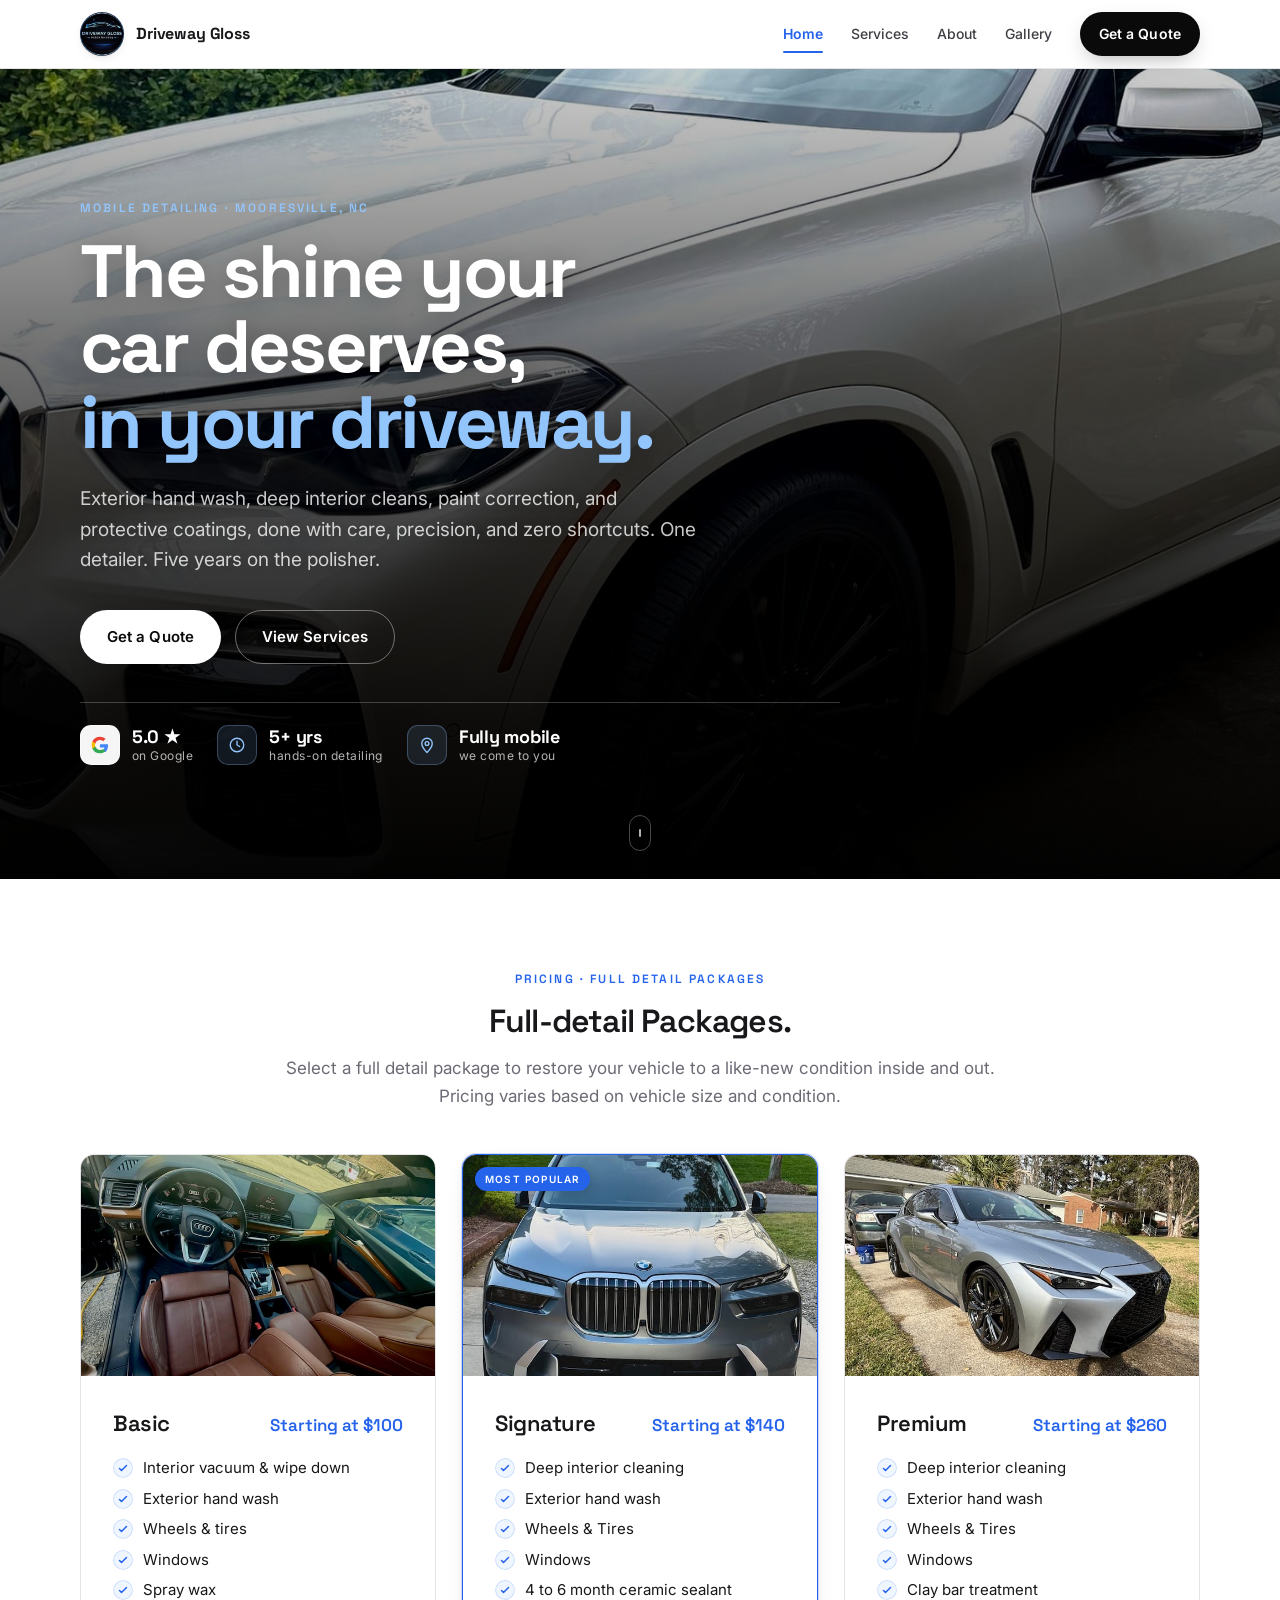
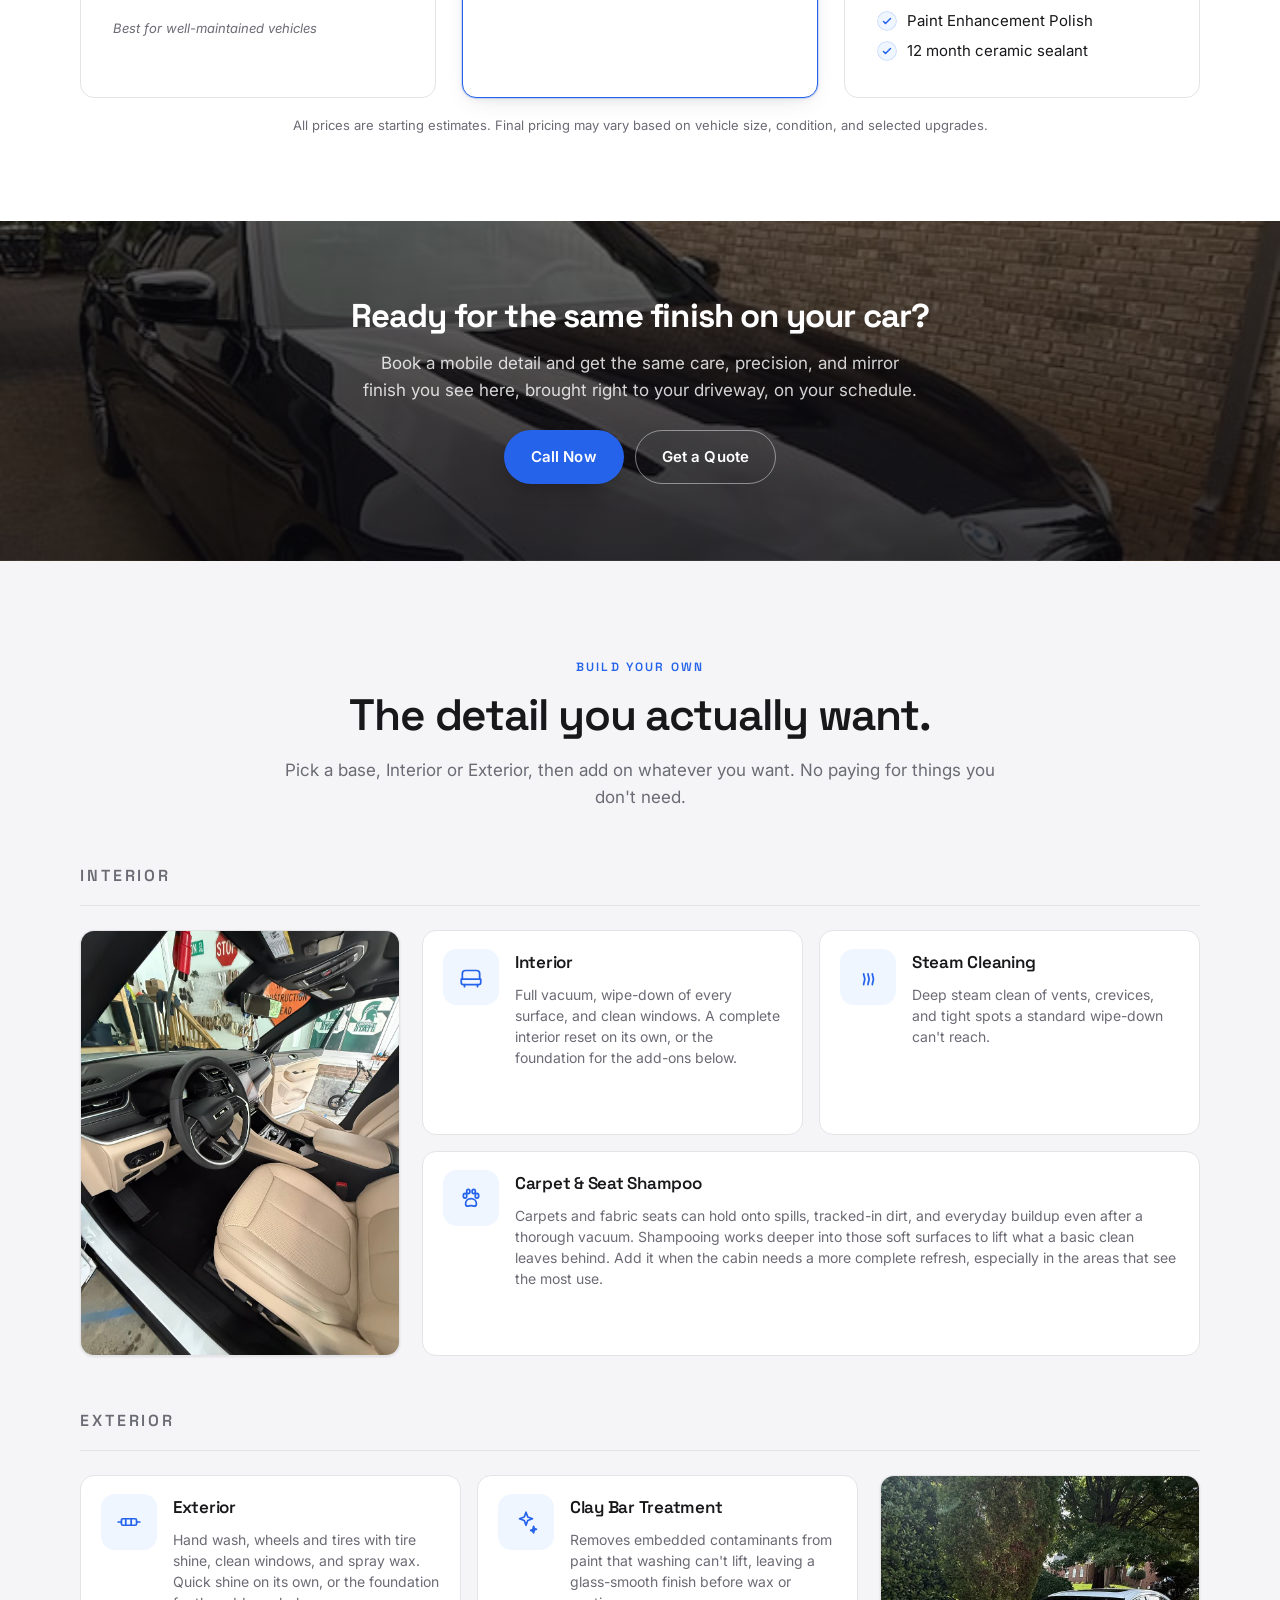
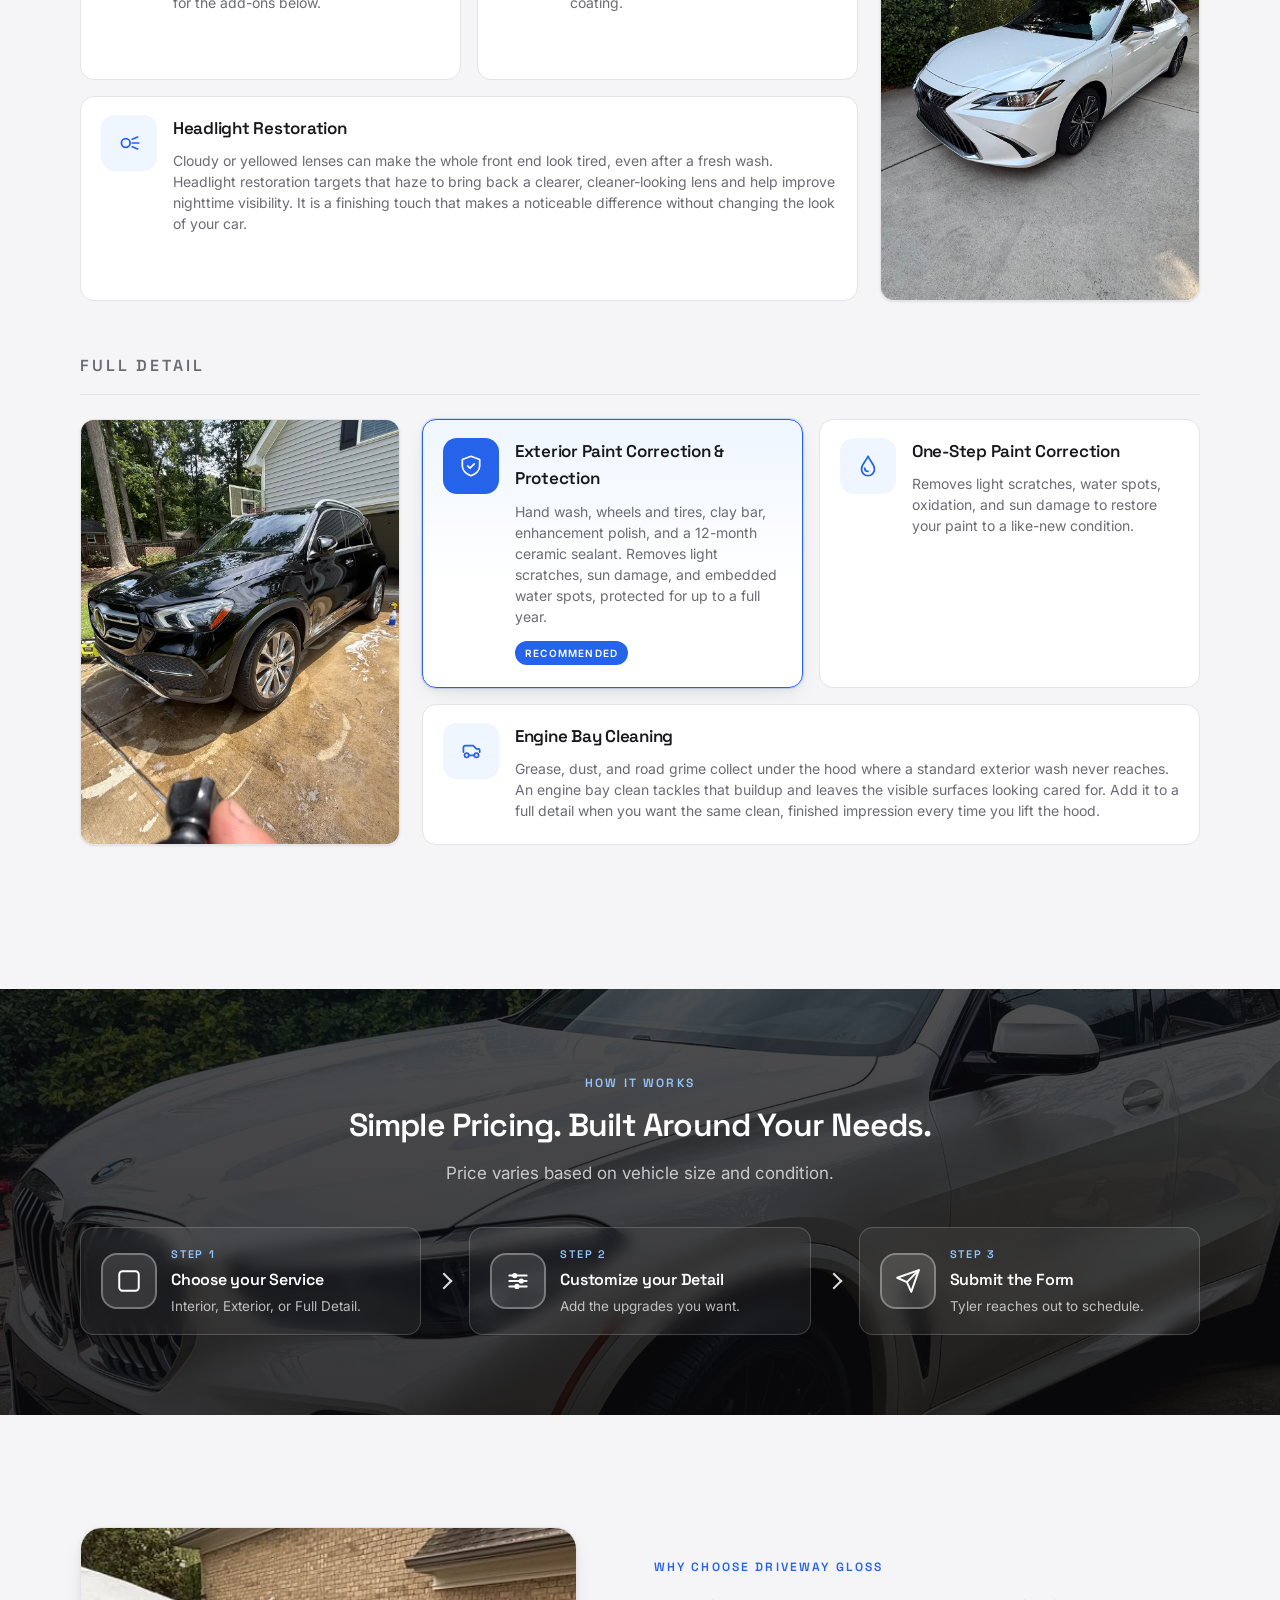
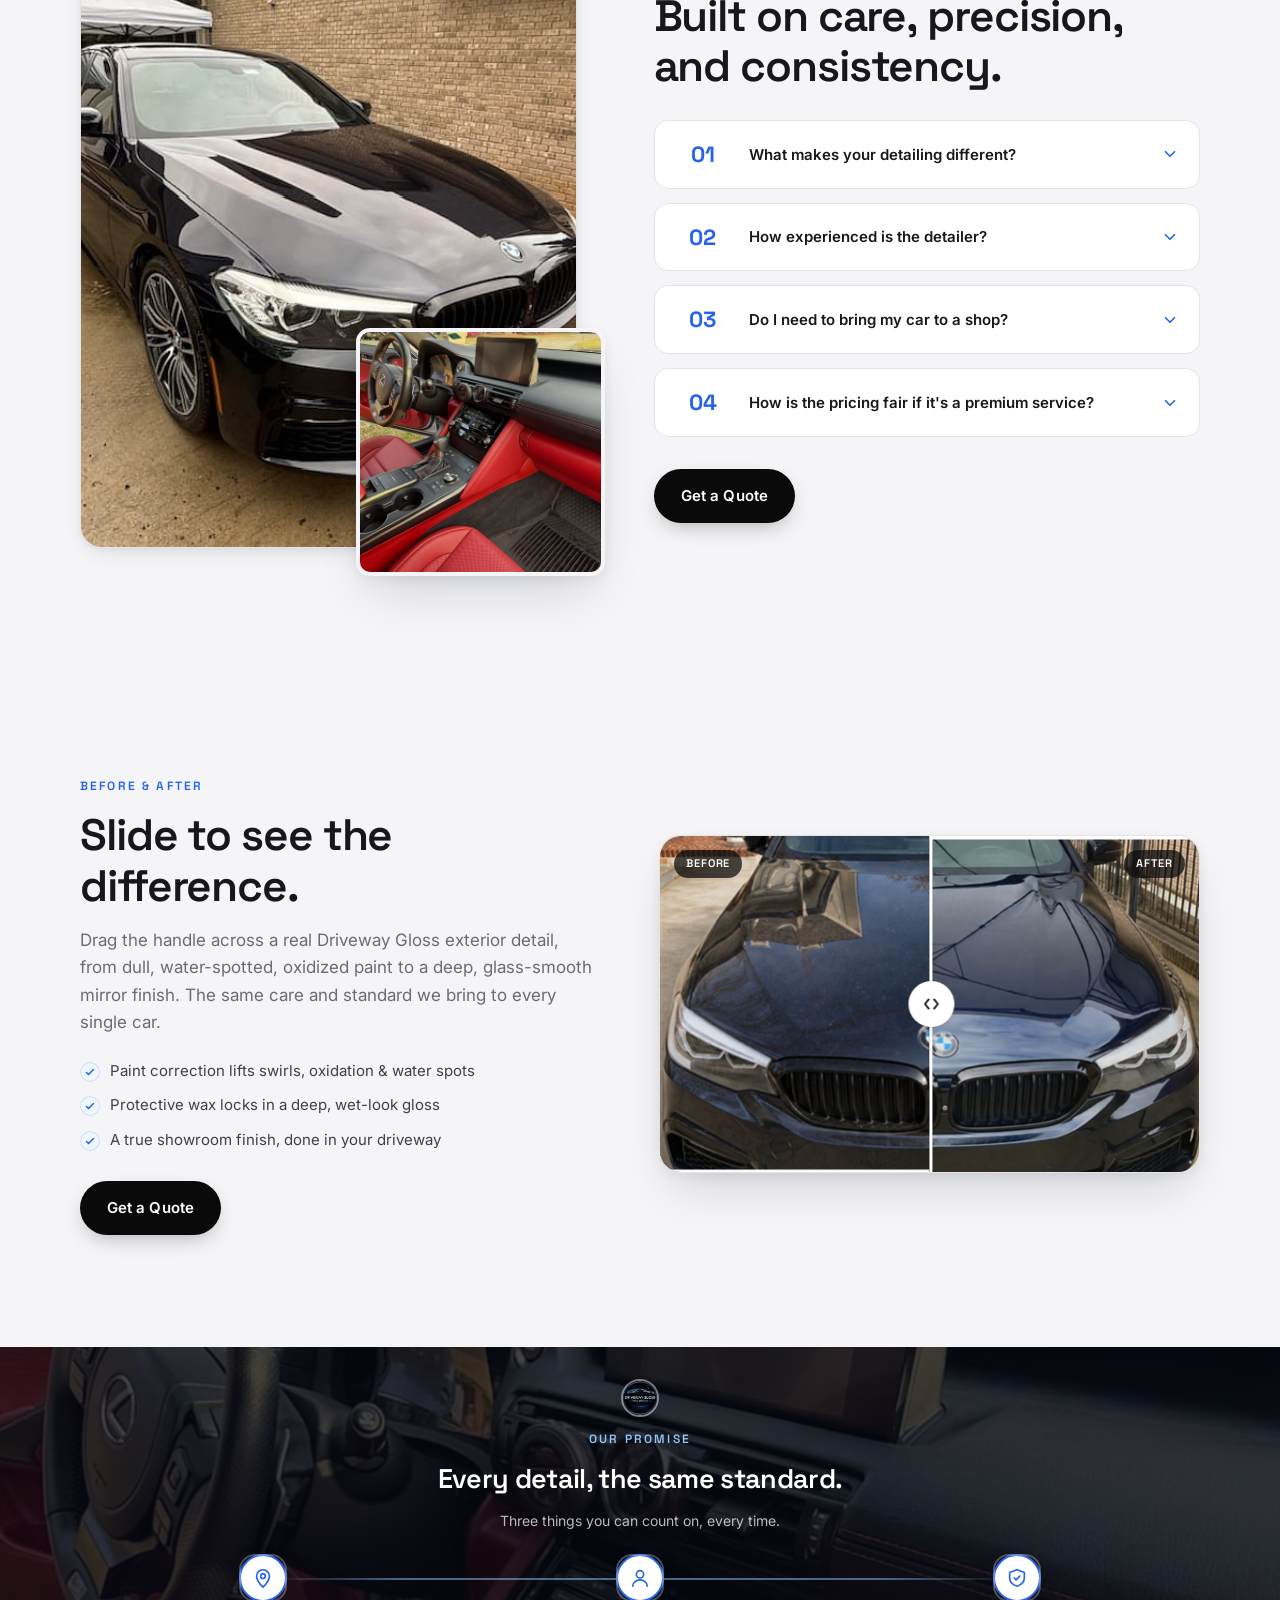
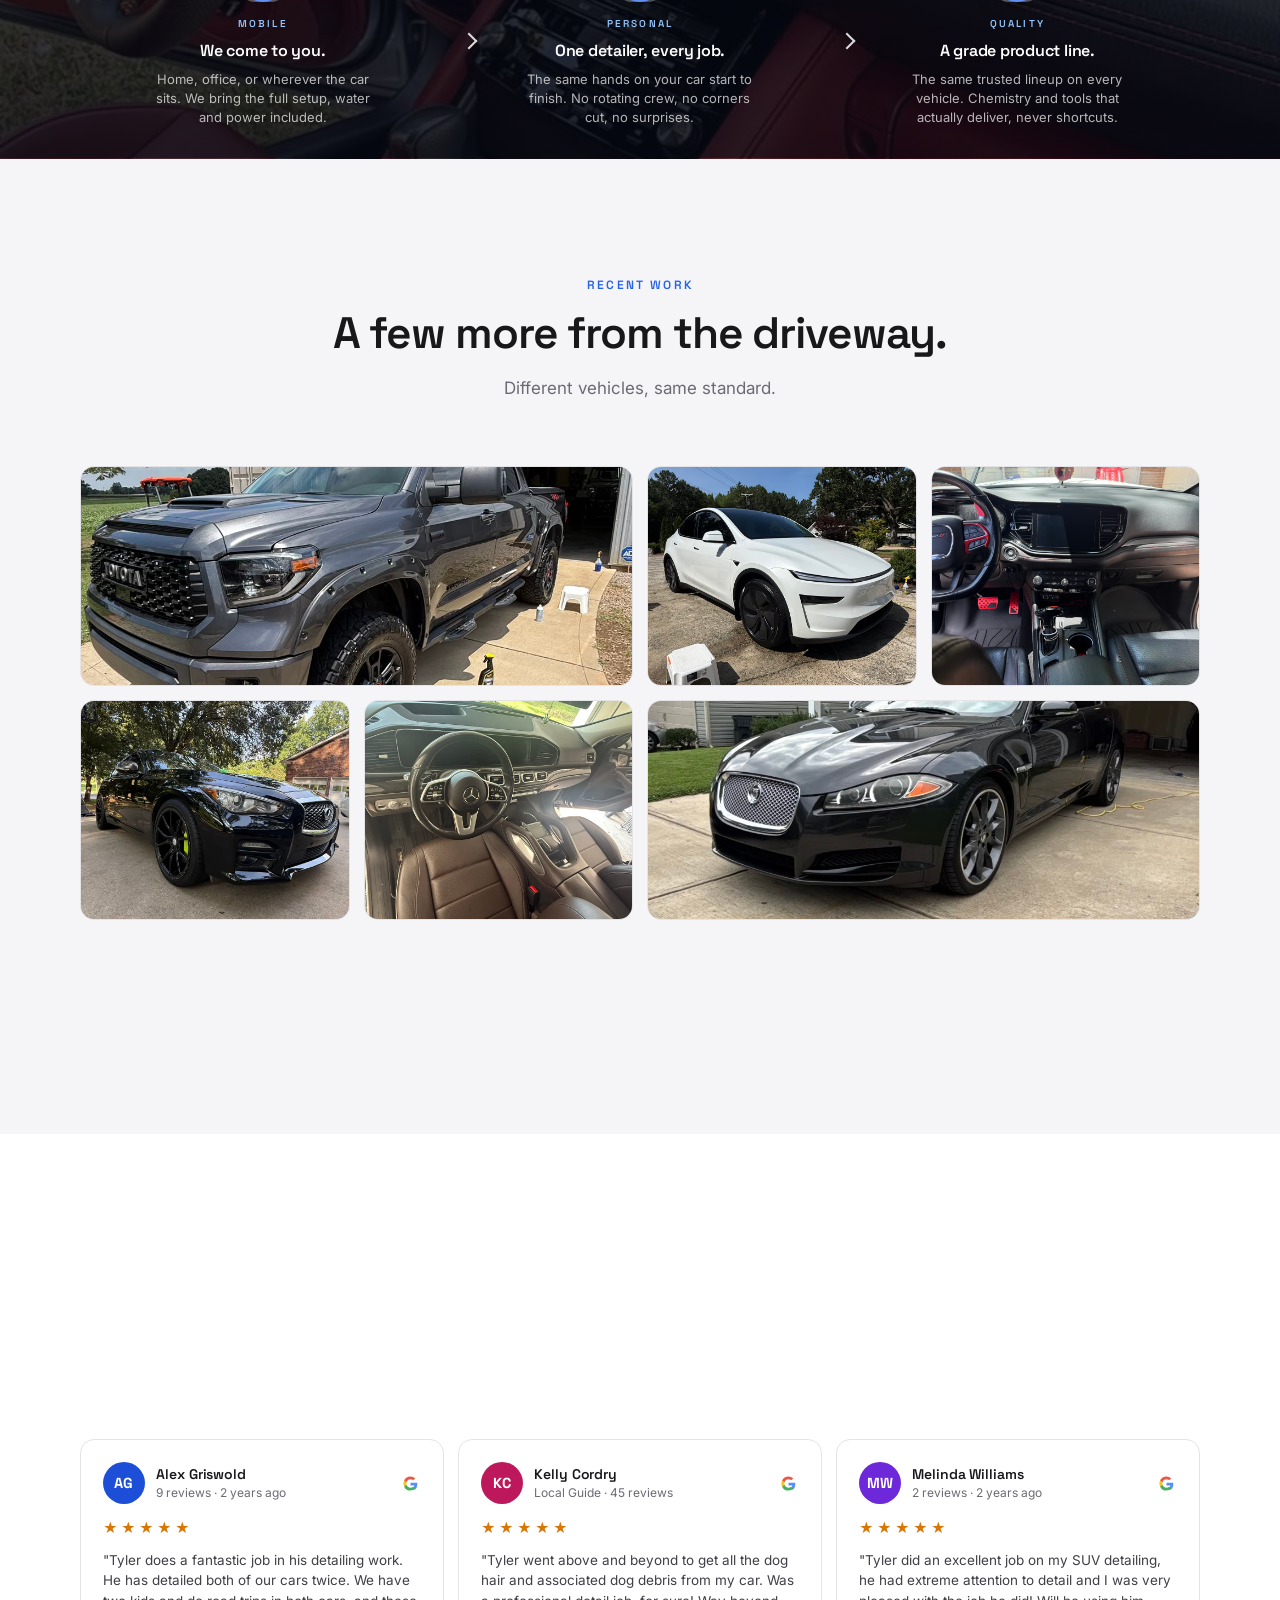
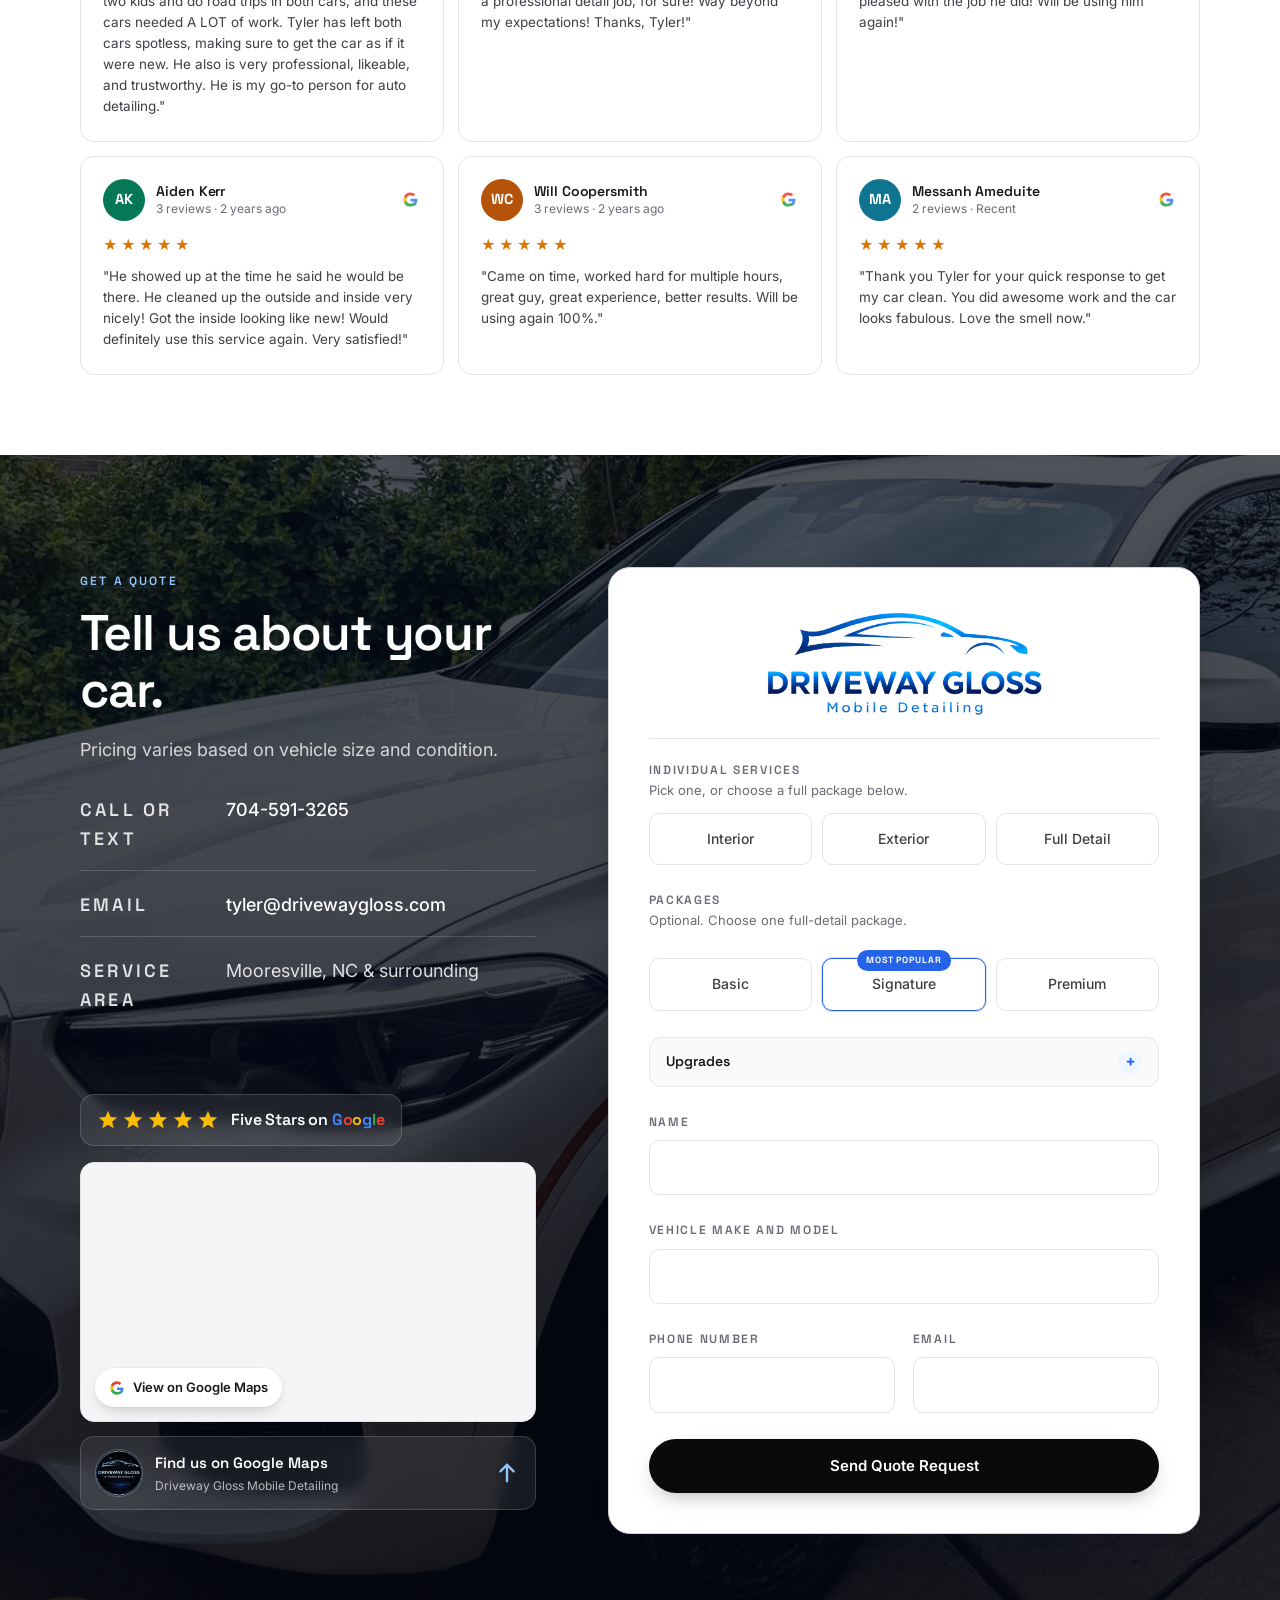
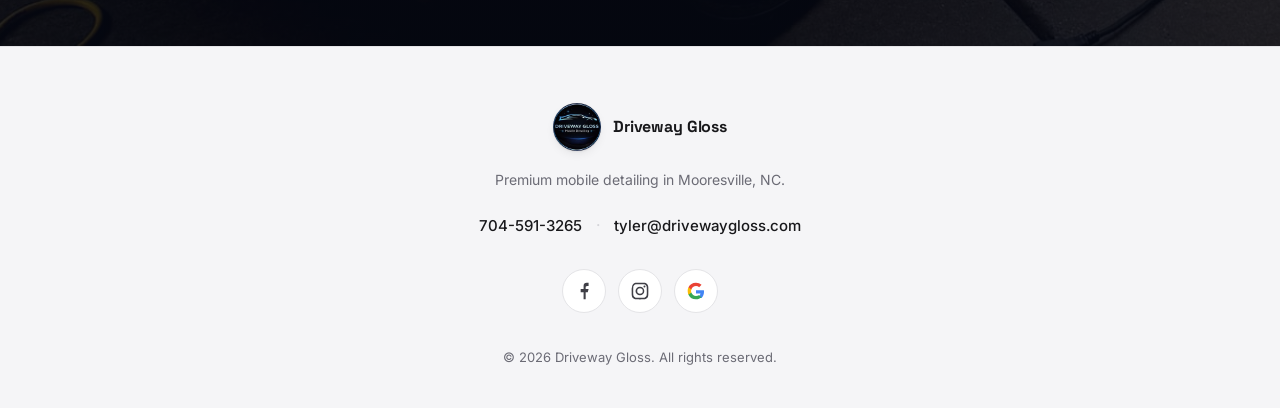
<file: index.html>
<!DOCTYPE html>
<html lang="en">
<head>
  <meta charset="UTF-8" />
  <meta name="viewport" content="width=device-width, initial-scale=1.0" />
  <title>Driveway Gloss | Premium Mobile Auto Detailing in Mooresville, NC</title>
  <meta name="description" content="Driveway Gloss is a fully mobile car detailing service in Mooresville, NC. Hand wash, interior deep cleans, paint correction, and protective coatings, done in your driveway." />
  <meta name="theme-color" content="#ffffff" />

  <!-- Sticky call bar: pre-paint dismissed-state check (runs before first paint to prevent a flash).
       A hard refresh resets it; normal link/back-forward navigation keeps it dismissed. -->
  <script>
    (function () {
      try {
        var KEY = 'sticky-call-dismissed';
        var navEntry = (performance.getEntriesByType && performance.getEntriesByType('navigation')[0]) || null;
        var isReload = navEntry
          ? navEntry.type === 'reload'
          : (performance.navigation && performance.navigation.type === 1);
        if (isReload) {
          sessionStorage.removeItem(KEY);
        } else if (sessionStorage.getItem(KEY) === '1') {
          document.documentElement.classList.add('sticky-call-pre-dismissed');
        }
      } catch (e) {}
    })();
  </script>

  <!-- Favicon (uses the brand logo) -->
  <link rel="icon" type="image/jpeg" href="images/logo-dark.jpg" />
  <link rel="apple-touch-icon" href="images/logo-dark.jpg" />

  <!-- Open Graph -->
  <meta property="og:type" content="website" />
  <meta property="og:title" content="Driveway Gloss | Premium Mobile Auto Detailing" />
  <meta property="og:description" content="Mobile car detailing in Mooresville, NC. Five years of hands-on experience. No employees, no shortcuts. Just the car returned the way it should look." />
  <meta property="og:image" content="images/gallery-4.jpg" />
  <meta property="og:url" content="https://www.drivewaygloss.net" />

  <!-- Twitter -->
  <meta name="twitter:card" content="summary_large_image" />
  <meta name="twitter:title" content="Driveway Gloss | Premium Mobile Auto Detailing" />
  <meta name="twitter:description" content="Mobile car detailing in Mooresville, NC. Hand wash, deep cleans, paint correction, protective coatings." />
  <meta name="twitter:image" content="images/gallery-4.jpg" />

  <!-- Preload the hero poster (LCP candidate) so it paints fast -->
  <link rel="preload" as="image" href="images/hero.jpg" fetchpriority="high" />

  <!-- Fonts -->
  <link rel="preconnect" href="https://fonts.googleapis.com" />
  <link rel="preconnect" href="https://fonts.gstatic.com" crossorigin />
  <link href="https://fonts.googleapis.com/css2?family=Space+Grotesk:wght@500;600;700&family=Inter:wght@400;500;600&display=swap" rel="stylesheet" />

  <link rel="stylesheet" href="css/style.css?v=9" />

  <!-- Scroll-reveal elements start at opacity:0 and are switched on by main.js.
       With JavaScript off nothing would ever become visible, so show it all. -->
  <noscript>
    <style>.reveal, .reveal > * { opacity: 1 !important; transform: none !important; }</style>
  </noscript>
</head>
<body>

  <!-- ==================== NAV ==================== -->
  <header class="nav" id="nav">
    <div class="container nav__inner">
      <a href="#top" class="nav__brand" aria-label="Driveway Gloss home">
        <img src="images/logo-dark.jpg" alt="Driveway Gloss mobile detailing logo" class="nav__brand-mark" width="44" height="44" />
        <span class="nav__brand-name">Driveway Gloss</span>
      </a>

      <nav class="nav__links" id="nav-links" aria-label="Primary">
        <a href="index.html" aria-current="page">Home</a>
        <a href="services.html">Services</a>
        <a href="about.html">About</a>
        <a href="gallery.html">Gallery</a>
        <a href="contact.html" class="btn btn--small btn--primary nav__cta">Get a Quote</a>
        <a href="tel:+17045913265" class="nav__call">Call 704-591-3265</a>
      </nav>

      <button class="nav__toggle" id="nav-toggle" aria-label="Toggle menu" aria-expanded="false" aria-controls="nav-links">
        <span></span><span></span><span></span>
      </button>
    </div>
  </header>

  <main id="top">

    <!-- ==================== HERO ==================== -->
    <section class="hero" id="hero">
      <div class="hero__bg" aria-hidden="true">
        <video class="hero__video" id="hero-video"
               poster="images/hero.jpg"
               autoplay muted playsinline webkit-playsinline loop preload="auto"
               aria-label="Driveway Gloss detailing reel">
          <source src="images/detail-reel.mp4" type="video/mp4" />
        </video>
        <div class="hero__overlay"></div>
      </div>

      <div class="container hero__inner">
        <div class="hero__content reveal">
          <span class="eyebrow">Mobile Detailing · Mooresville, NC</span>
          <h1 class="hero__title">
            The shine your car deserves,<br />
            <span class="accent">in your driveway.</span>
          </h1>
          <p class="hero__lede">
            Exterior hand wash, deep interior cleans, paint correction, and protective coatings, done with care, precision, and zero shortcuts. One detailer. Five years on the polisher.
          </p>
          <div class="hero__actions">
            <a href="#contact" class="btn btn--primary">Get a Quote</a>
            <a href="#services" class="btn btn--ghost">View Services</a>
          </div>
          <ul class="hero__meta">
            <li>
              <span class="hero__meta-icon hero__meta-icon--google" aria-hidden="true">
                <svg viewBox="0 0 24 24">
                  <path fill="#4285f4" d="M21.35 11.1H12v3.79h5.4a4.6 4.6 0 0 1-2 3.04v2.5h3.23c1.9-1.74 2.99-4.32 2.99-7.4 0-.65-.06-1.3-.17-1.93z"/>
                  <path fill="#34a853" d="M12 22c2.7 0 4.97-.9 6.62-2.42l-3.23-2.5c-.9.6-2.05.96-3.4.96-2.6 0-4.8-1.76-5.6-4.13H2.96v2.6A10 10 0 0 0 12 22z"/>
                  <path fill="#fbbc05" d="M6.4 13.91A6 6 0 0 1 6.07 12c0-.66.12-1.3.34-1.91V7.49H2.96A10 10 0 0 0 2 12c0 1.62.39 3.16 1 4.51l3.4-2.6z"/>
                  <path fill="#ea4335" d="M12 5.96c1.47 0 2.78.5 3.81 1.49l2.86-2.86A10 10 0 0 0 12 2 10 10 0 0 0 2.96 7.49l3.42 2.6C7.2 7.72 9.4 5.96 12 5.96z"/>
                </svg>
              </span>
              <span class="hero__meta-text">
                <strong>5.0 ★</strong>
                <span>on Google</span>
              </span>
            </li>
            <li>
              <span class="hero__meta-icon" aria-hidden="true">
                <svg viewBox="0 0 24 24" fill="none" stroke="currentColor" stroke-width="1.8" stroke-linecap="round" stroke-linejoin="round">
                  <circle cx="12" cy="12" r="9"/>
                  <path d="M12 7v5l3.5 2"/>
                </svg>
              </span>
              <span class="hero__meta-text">
                <strong>5+ yrs</strong>
                <span>hands-on detailing</span>
              </span>
            </li>
            <li>
              <span class="hero__meta-icon" aria-hidden="true">
                <svg viewBox="0 0 24 24" fill="none" stroke="currentColor" stroke-width="1.8" stroke-linecap="round" stroke-linejoin="round">
                  <path d="M12 22s7-7 7-12a7 7 0 1 0-14 0c0 5 7 12 7 12z"/>
                  <circle cx="12" cy="10" r="2.5"/>
                </svg>
              </span>
              <span class="hero__meta-text">
                <strong>Fully mobile</strong>
                <span>we come to you</span>
              </span>
            </li>
          </ul>
        </div>
      </div>

      <button class="hero__video-play" id="hero-video-play" aria-label="Play detailing reel" type="button">
        <svg viewBox="0 0 24 24" aria-hidden="true"><path d="M8 5v14l11-7z" fill="currentColor"/></svg>
      </button>

      <a href="#services" class="hero__scroll" aria-label="Scroll to services">
        <span></span>
      </a>
    </section>

    <!-- ==================== BASE SERVICES (pricing first) ==================== -->
    <section class="section section--tight" id="services">
      <div class="container">
        <header class="section__head section__head--tight">
          <!-- Prices are hidden on mobile, so the label drops "Pricing" there
               rather than heading a section that shows no figures. -->
          <span class="eyebrow"><span class="desktop-copy">Pricing · Full Detail Packages</span><span class="mobile-copy">Full Detail Packages</span></span>
          <h2 class="section__title section__title--small">Full-detail Packages.</h2>
          <p class="section__lede">Select a full detail package to restore your vehicle to a like-new condition inside and out. Pricing varies based on vehicle size and condition.</p>
        </header>

        <div class="base-carousel" data-base-carousel>
          <button class="base-carousel__arrow base-carousel__arrow--prev" type="button" aria-label="Previous package">
            <svg viewBox="0 0 24 24" aria-hidden="true"><path d="M15 6l-6 6 6 6" fill="none" stroke="currentColor" stroke-width="2.2" stroke-linecap="round" stroke-linejoin="round"/></svg>
          </button>
          <button class="base-carousel__arrow base-carousel__arrow--next" type="button" aria-label="Next package">
            <svg viewBox="0 0 24 24" aria-hidden="true"><path d="M9 6l6 6-6 6" fill="none" stroke="currentColor" stroke-width="2.2" stroke-linecap="round" stroke-linejoin="round"/></svg>
          </button>
        <div class="base-services" id="gallery">
          <article class="base-card">
            <div class="base-card__media">
              <img src="images/gallery-2.jpg" alt="Clean car interior after a Basic package detail" loading="lazy" />
            </div>
            <div class="base-card__body">
              <header class="base-card__head">
                <h3>Basic</h3>
                <span class="base-card__price">Starting at $100</span>
              </header>
              <ul class="base-card__list">
                <li>Interior vacuum &amp; wipe down</li>
                <li>Exterior hand wash</li>
                <li>Wheels &amp; tires</li>
                <li>Windows</li>
                <li>Spray wax</li>
              </ul>
              <p class="base-card__note">Best for well-maintained vehicles</p>
            </div>
          </article>

          <article class="base-card base-card--featured">
            <div class="base-card__media">
              <img src="images/gallery-4.jpg" alt="Vehicle with mirror-finish paint after a Signature package detail" loading="lazy" />
            </div>
            <div class="base-card__body">
              <header class="base-card__head">
                <h3>Signature</h3>
                <span class="base-card__price">Starting at $140</span>
              </header>
              <ul class="base-card__list">
                <li>Deep interior cleaning</li>
                <li>Exterior hand wash</li>
                <li>Wheels &amp; Tires</li>
                <li>Windows</li>
                <li>4 to 6 month ceramic sealant</li>
              </ul>
              <span class="base-card__tag">Most Popular</span>
            </div>
          </article>

          <article class="base-card">
            <div class="base-card__media">
              <img src="images/gallery-1.jpg" alt="Vehicle with deep paint gloss after a Premium package detail" loading="lazy" />
            </div>
            <div class="base-card__body">
              <header class="base-card__head">
                <h3>Premium</h3>
                <span class="base-card__price">Starting at $260</span>
              </header>
              <ul class="base-card__list">
                <li>Deep interior cleaning</li>
                <li>Exterior hand wash</li>
                <li>Wheels &amp; Tires</li>
                <li>Windows</li>
                <li>Clay bar treatment</li>
                <li>Paint Enhancement Polish</li>
                <li>12 month ceramic sealant</li>
              </ul>
            </div>
          </article>
        </div>
          <div class="base-carousel__dots" role="tablist" aria-label="Package navigation">
            <button class="base-carousel__dot" type="button" role="tab" aria-label="Show Basic package"></button>
            <button class="base-carousel__dot is-active" type="button" role="tab" aria-label="Show Signature package" aria-selected="true"></button>
            <button class="base-carousel__dot" type="button" role="tab" aria-label="Show Premium package"></button>
          </div>
        </div>
        <ul class="hero__meta hero__meta--inline" aria-hidden="true">
          <li>
            <span class="hero__meta-icon hero__meta-icon--google" aria-hidden="true">
              <svg viewBox="0 0 24 24">
                <path fill="#4285f4" d="M21.35 11.1H12v3.79h5.4a4.6 4.6 0 0 1-2 3.04v2.5h3.23c1.9-1.74 2.99-4.32 2.99-7.4 0-.65-.06-1.3-.17-1.93z"/>
                <path fill="#34a853" d="M12 22c2.7 0 4.97-.9 6.62-2.42l-3.23-2.5c-.9.6-2.05.96-3.4.96-2.6 0-4.8-1.76-5.6-4.13H2.96v2.6A10 10 0 0 0 12 22z"/>
                <path fill="#fbbc05" d="M6.4 13.91A6 6 0 0 1 6.07 12c0-.66.12-1.3.34-1.91V7.49H2.96A10 10 0 0 0 2 12c0 1.62.39 3.16 1 4.51l3.4-2.6z"/>
                <path fill="#ea4335" d="M12 5.96c1.47 0 2.78.5 3.81 1.49l2.86-2.86A10 10 0 0 0 12 2 10 10 0 0 0 2.96 7.49l3.42 2.6C7.2 7.72 9.4 5.96 12 5.96z"/>
              </svg>
            </span>
            <span class="hero__meta-text">
              <strong>5.0 ★</strong>
              <span>on Google</span>
            </span>
          </li>
          <li>
            <span class="hero__meta-icon hero__meta-icon--clock" aria-hidden="true">
              <svg viewBox="0 0 24 24" fill="none" stroke="currentColor" stroke-width="1.8" stroke-linecap="round" stroke-linejoin="round">
                <circle cx="12" cy="12" r="9"/>
                <path d="M12 7v5l3.5 2"/>
              </svg>
            </span>
            <span class="hero__meta-text">
              <strong>5+ yrs</strong>
              <span>hands-on detailing</span>
            </span>
          </li>
          <li>
            <span class="hero__meta-icon hero__meta-icon--pin" aria-hidden="true">
              <svg viewBox="0 0 24 24" fill="none" stroke="currentColor" stroke-width="1.8" stroke-linecap="round" stroke-linejoin="round">
                <path d="M12 22s7-7 7-12a7 7 0 1 0-14 0c0 5 7 12 7 12z"/>
                <circle cx="12" cy="10" r="2.5"/>
              </svg>
            </span>
            <span class="hero__meta-text">
              <strong>Fully mobile</strong>
              <span>we come to you</span>
            </span>
          </li>
        </ul>
        <p class="pricing-note">All prices are starting estimates. Final pricing may vary based on vehicle size, condition, and selected upgrades.</p>
      </div>
    </section>

    <!-- ==================== BOOK A CALL CTA (between pricing and upgrades) ==================== -->
    <section class="section section--tight section--photo-bg cta-band" id="book-cta">
      <div class="container cta-band__inner">
        <h2 class="cta-band__title">Ready for the same finish on your car?</h2>
        <p class="cta-band__sub">Book a mobile detail and get the same care, precision, and mirror finish you see here, brought right to your driveway, on your schedule.</p>
        <div class="cta-band__actions">
          <a href="tel:+17045913265" class="btn btn--primary cta-band__btn">Call Now</a>
          <a href="#contact" class="btn btn--ghost cta-band__btn cta-band__btn--ghost">Get a Quote</a>
        </div>
      </div>
    </section>

    <!-- ==================== UPGRADES ==================== -->
    <section class="section section--alt" id="upgrades">
      <div class="container">
        <header class="section__head reveal">
          <span class="eyebrow">Build Your Own</span>
          <h2 class="section__title">The detail you actually want.</h2>
          <p class="section__lede">Pick a base, Interior or Exterior, then add on whatever you want. No paying for things you don't need.</p>
        </header>

        <div class="services-group services-group--image-left reveal">
          <h3 class="services-group__title">Interior</h3>
          <div class="services-group__row">
            <figure class="services-group__image">
              <img src="images/detail-jeep-interior.jpg" alt="Jeep Grand Cherokee tan leather interior after a full interior detail" loading="lazy" />
            </figure>
            <div class="services-grid">
              <article class="service-card">
                <div class="service-card__icon" aria-hidden="true">
                  <svg viewBox="0 0 24 24" fill="none" stroke="currentColor" stroke-width="1.6" stroke-linecap="round" stroke-linejoin="round">
                    <path d="M4 14V9a3 3 0 0 1 3-3h10a3 3 0 0 1 3 3v5"/>
                    <path d="M3 14h18v3a2 2 0 0 1-2 2H5a2 2 0 0 1-2-2v-3z"/>
                    <path d="M6 19v2M18 19v2"/>
                  </svg>
                </div>
                <div class="service-card__body">
                  <div class="service-card__head">
                    <h4>Interior</h4>
                  </div>
                  <p>Full vacuum, wipe-down of every surface, and clean windows. A complete interior reset on its own, or the foundation for the add-ons below.</p>
                </div>
              </article>
              <article class="service-card">
                <div class="service-card__icon" aria-hidden="true">
                  <svg viewBox="0 0 24 24" fill="none" stroke="currentColor" stroke-width="1.6" stroke-linecap="round" stroke-linejoin="round">
                    <path d="M8 19c0-2 1-3 1-5s-1-3-1-5"/>
                    <path d="M12 19c0-2 1-3 1-5s-1-3-1-5"/>
                    <path d="M16 19c0-2 1-3 1-5s-1-3-1-5"/>
                  </svg>
                </div>
                <div class="service-card__body">
                  <div class="service-card__head">
                    <h4>Steam Cleaning</h4>
                  </div>
                  <p>Deep steam clean of vents, crevices, and tight spots a standard wipe-down can't reach.</p>
                </div>
              </article>
              <article class="service-card">
                <div class="service-card__icon" aria-hidden="true">
                  <svg viewBox="0 0 24 24" fill="none" stroke="currentColor" stroke-width="1.6" stroke-linecap="round" stroke-linejoin="round">
                    <ellipse cx="6.5" cy="10" rx="1.6" ry="2.2"/>
                    <ellipse cx="17.5" cy="10" rx="1.6" ry="2.2"/>
                    <ellipse cx="9.5" cy="6" rx="1.5" ry="2"/>
                    <ellipse cx="14.5" cy="6" rx="1.5" ry="2"/>
                    <path d="M12 12.5c-3 0-5 2.2-5 4.7 0 1.5 1 2.3 2 2.3 1 0 1.5-.5 3-.5s2 .5 3 .5c1 0 2-.8 2-2.3 0-2.5-2-4.7-5-4.7z"/>
                  </svg>
                </div>
                <div class="service-card__body">
                  <div class="service-card__head">
                    <h4>Carpet &amp; Seat Shampoo</h4>
                  </div>
                  <p><span class="desktop-copy">Carpets and fabric seats can hold onto spills, tracked-in dirt, and everyday buildup even after a thorough vacuum. Shampooing works deeper into those soft surfaces to lift what a basic clean leaves behind. Add it when the cabin needs a more complete refresh, especially in the areas that see the most use.</span><span class="mobile-copy">Deep-cleans carpets and upholstery. Lifts stains, spills, and embedded dirt a basic clean can't.</span></p>
                </div>
              </article>
            </div>
          </div>
        </div>

        <div class="services-group services-group--image-right reveal">
          <h3 class="services-group__title">Exterior</h3>
          <div class="services-group__row">
            <div class="services-grid">
              <article class="service-card">
                <div class="service-card__icon" aria-hidden="true">
                  <svg viewBox="0 0 24 24" fill="none" stroke="currentColor" stroke-width="1.6" stroke-linecap="round" stroke-linejoin="round">
                    <rect x="5" y="9" width="14" height="6" rx="1.5"/>
                    <path d="M2 12h2M20 12h2"/>
                    <path d="M9 9v6M14 9v6"/>
                  </svg>
                </div>
                <div class="service-card__body">
                  <div class="service-card__head">
                    <h4>Exterior</h4>
                  </div>
                  <p>Hand wash, wheels and tires with tire shine, clean windows, and spray wax. Quick shine on its own, or the foundation for the add-ons below.</p>
                </div>
              </article>
              <article class="service-card">
                <div class="service-card__icon" aria-hidden="true">
                  <svg viewBox="0 0 24 24" fill="none" stroke="currentColor" stroke-width="1.6" stroke-linecap="round" stroke-linejoin="round">
                    <path d="M12 3l1.6 4.4L18 9l-4.4 1.6L12 15l-1.6-4.4L6 9l4.4-1.6z"/>
                    <path d="M19 16l.7 2 2 .7-2 .7L19 22l-.7-1.6-2-.7 2-.7z"/>
                  </svg>
                </div>
                <div class="service-card__body">
                  <div class="service-card__head">
                    <h4>Clay Bar Treatment</h4>
                  </div>
                  <p>Removes embedded contaminants from paint that washing can't lift, leaving a glass-smooth finish before wax or coating.</p>
                </div>
              </article>
              <article class="service-card">
                <div class="service-card__icon" aria-hidden="true">
                  <svg viewBox="0 0 24 24" fill="none" stroke="currentColor" stroke-width="1.6" stroke-linecap="round" stroke-linejoin="round">
                    <circle cx="9" cy="12" r="4"/>
                    <path d="M15 8.5l5-2M15 12h6M15 15.5l5 2"/>
                  </svg>
                </div>
                <div class="service-card__body">
                  <div class="service-card__head">
                    <h4>Headlight Restoration</h4>
                  </div>
                  <p><span class="desktop-copy">Cloudy or yellowed lenses can make the whole front end look tired, even after a fresh wash. Headlight restoration targets that haze to bring back a clearer, cleaner-looking lens and help improve nighttime visibility. It is a finishing touch that makes a noticeable difference without changing the look of your car.</span><span class="mobile-copy">Cuts cloudiness and yellowing, restores night visibility and refreshes the front-end.</span></p>
                </div>
              </article>
            </div>
            <figure class="services-group__image">
              <img src="images/detail-lexus-es-white.jpg" alt="White Lexus ES with a deep gloss finish after exterior detailing" loading="lazy" />
            </figure>
          </div>
        </div>

        <div class="services-group services-group--image-left reveal">
          <h3 class="services-group__title">Full Detail</h3>
          <div class="services-group__row">
            <figure class="services-group__image">
              <img src="images/detail-mercedes-gle.jpg" alt="Black Mercedes-Benz GLE with deep gloss after a premium detail" loading="lazy" />
            </figure>
            <div class="services-grid">
              <article class="service-card service-card--featured">
                <div class="service-card__icon" aria-hidden="true">
                  <svg viewBox="0 0 24 24" fill="none" stroke="currentColor" stroke-width="1.6" stroke-linecap="round" stroke-linejoin="round">
                    <path d="M12 3l8 3v6c0 4-3.5 7.5-8 9-4.5-1.5-8-5-8-9V6l8-3z"/>
                    <path d="M9 12l2 2 4-4"/>
                  </svg>
                </div>
                <div class="service-card__body">
                  <div class="service-card__head">
                    <h4>Exterior Paint Correction &amp; Protection</h4>
                  </div>
                  <p>Hand wash, wheels and tires, clay bar, enhancement polish, and a 12-month ceramic sealant. Removes light scratches, sun damage, and embedded water spots, protected for up to a full year.</p>
                  <span class="service-card__tag">Recommended</span>
                </div>
              </article>
              <article class="service-card">
                <div class="service-card__icon" aria-hidden="true">
                  <svg viewBox="0 0 24 24" fill="none" stroke="currentColor" stroke-width="1.6" stroke-linecap="round" stroke-linejoin="round">
                    <path d="M12 3c2 5 6 7 6 12a6 6 0 0 1-12 0c0-5 4-7 6-12z"/>
                    <path d="M9 14a3 3 0 0 0 3 3"/>
                  </svg>
                </div>
                <div class="service-card__body">
                  <div class="service-card__head">
                    <h4>One-Step Paint Correction</h4>
                  </div>
                  <p>Removes light scratches, water spots, oxidation, and sun damage to restore your paint to a like-new condition.</p>
                </div>
              </article>
              <article class="service-card">
                <div class="service-card__icon" aria-hidden="true">
                  <svg viewBox="0 0 24 24" fill="none" stroke="currentColor" stroke-width="1.6" stroke-linecap="round" stroke-linejoin="round">
                    <path d="M5 13V9a2 2 0 0 1 2-2h7l3 3h2a1 1 0 0 1 1 1v2"/>
                    <circle cx="8" cy="16" r="2"/>
                    <circle cx="17" cy="16" r="2"/>
                    <path d="M10 16h5"/>
                  </svg>
                </div>
                <div class="service-card__body">
                  <div class="service-card__head">
                    <h4>Engine Bay Cleaning</h4>
                  </div>
                  <p><span class="desktop-copy">Grease, dust, and road grime collect under the hood where a standard exterior wash never reaches. An engine bay clean tackles that buildup and leaves the visible surfaces looking cared for. Add it to a full detail when you want the same clean, finished impression every time you lift the hood.</span><span class="mobile-copy">Degrease and detail your engine bay. Removes built-up grime and gives the under-hood area a clean, finished look.</span></p>
                </div>
              </article>
            </div>
          </div>
        </div>
      </div>
    </section>

    <!-- ==================== HOW IT WORKS (compact, animated icons) ==================== -->
    <section class="section section--tight section--photo-bg" id="how-it-works">
      <div class="container">
        <header class="section__head section__head--tight reveal">
          <span class="eyebrow">How It Works</span>
          <h2 class="section__title section__title--small"><span class="desktop-copy">Simple Pricing. Built Around Your Needs.</span><span class="mobile-copy">Pricing Built<br>Around Your Ride.</span></h2>
          <p class="section__lede">Price varies based on vehicle size and condition.</p>
        </header>

        <div class="base-carousel base-carousel--steps reveal" data-base-carousel data-no-wrap>
          <button class="base-carousel__arrow base-carousel__arrow--prev" type="button" aria-label="Previous step">
            <svg viewBox="0 0 24 24" aria-hidden="true"><path d="M15 6l-6 6 6 6" fill="none" stroke="currentColor" stroke-width="2.2" stroke-linecap="round" stroke-linejoin="round"/></svg>
          </button>
          <button class="base-carousel__arrow base-carousel__arrow--next" type="button" aria-label="Next step">
            <svg viewBox="0 0 24 24" aria-hidden="true"><path d="M9 6l6 6-6 6" fill="none" stroke="currentColor" stroke-width="2.2" stroke-linecap="round" stroke-linejoin="round"/></svg>
          </button>
        <ol class="steps">
          <li class="step">
            <div class="step__icon" aria-hidden="true">
              <svg viewBox="0 0 24 24" fill="none" stroke="currentColor" stroke-width="1.8" stroke-linecap="round" stroke-linejoin="round">
                <rect x="3" y="3" width="18" height="18" rx="3"/>
                <path class="step-svg__check" d="M8 12.5l3 3 5-6"/>
              </svg>
            </div>
            <div class="step__text">
              <span class="step__tag">Step 1</span>
              <h3>Choose your Service</h3>
              <p>Interior, Exterior, or Full Detail.</p>
            </div>
          </li>
          <li class="step">
            <div class="step__icon" aria-hidden="true">
              <svg viewBox="0 0 24 24" fill="none" stroke="currentColor" stroke-width="1.8" stroke-linecap="round" stroke-linejoin="round">
                <line x1="4" y1="7" x2="20" y2="7"/>
                <line x1="4" y1="12" x2="20" y2="12"/>
                <line x1="4" y1="17" x2="20" y2="17"/>
                <circle class="step-svg__slider step-svg__slider--a" cx="9" cy="7" r="2.4" fill="currentColor" stroke="none"/>
                <circle class="step-svg__slider step-svg__slider--b" cx="15" cy="12" r="2.4" fill="currentColor" stroke="none"/>
                <circle class="step-svg__slider step-svg__slider--c" cx="11" cy="17" r="2.4" fill="currentColor" stroke="none"/>
              </svg>
            </div>
            <div class="step__text">
              <span class="step__tag">Step 2</span>
              <h3>Customize your Detail</h3>
              <p>Add the upgrades you want.</p>
            </div>
          </li>
          <li class="step">
            <div class="step__icon" aria-hidden="true">
              <svg viewBox="0 0 24 24" fill="none" stroke="currentColor" stroke-width="1.8" stroke-linecap="round" stroke-linejoin="round">
                <g class="step-svg__plane">
                  <path d="M22 2L11 13"/>
                  <path d="M22 2l-7 20-4-9-9-4 20-7z"/>
                </g>
              </svg>
            </div>
            <div class="step__text">
              <span class="step__tag">Step 3</span>
              <h3>Submit the Form</h3>
              <p>Tyler reaches out to schedule.</p>
            </div>
          </li>
        </ol>
          <div class="base-carousel__dots" role="tablist" aria-label="Steps navigation">
            <button class="base-carousel__dot is-active" type="button" role="tab" aria-label="Show step 1" aria-selected="true"></button>
            <button class="base-carousel__dot" type="button" role="tab" aria-label="Show step 2"></button>
            <button class="base-carousel__dot" type="button" role="tab" aria-label="Show step 3"></button>
          </div>
        </div>
      </div>
    </section>

    <!-- ==================== WHY CHOOSE ==================== -->
    <section class="section section--alt" id="about">
      <div class="container why">
        <div class="why__media reveal">
          <img src="images/about.jpg" alt="Black BMW M5 sedan with deep paint gloss and clean wheels after a full Driveway Gloss detail" class="why__image" loading="lazy" />
          <img src="images/lexus-red-interior.jpg" alt="Lexus IS-F red leather interior after detail, clean console and dashboard" class="why__image-accent" loading="lazy" />
        </div>

        <div class="why__content reveal">
          <span class="eyebrow"><span class="desktop-copy">Why Choose Driveway Gloss</span><span class="mobile-copy">FAQ</span></span>
          <h2 class="section__title"><span class="desktop-copy">Built on care, precision, and consistency.</span><span class="mobile-copy">Common questions, answered.</span></h2>

          <div class="why__faq">
            <details class="why__faq-item">
              <summary>
                <span class="why__faq-num" aria-hidden="true">01</span>
                <span class="why__faq-q">What makes your detailing different?</span>
                <svg class="why__faq-chevron" width="18" height="18" viewBox="0 0 24 24" fill="none" stroke="currentColor" stroke-width="2.2" stroke-linecap="round" stroke-linejoin="round" aria-hidden="true"><polyline points="6 9 12 15 18 9"></polyline></svg>
              </summary>
              <p>Every job at Driveway Gloss is done with care, precision, and consistency. No corner-cutting, no production-line shortcuts. Just steady, careful work that holds up after the wash dries.</p>
            </details>
            <details class="why__faq-item">
              <summary>
                <span class="why__faq-num" aria-hidden="true">02</span>
                <span class="why__faq-q">How experienced is the detailer?</span>
                <svg class="why__faq-chevron" width="18" height="18" viewBox="0 0 24 24" fill="none" stroke="currentColor" stroke-width="2.2" stroke-linecap="round" stroke-linejoin="round" aria-hidden="true"><polyline points="6 9 12 15 18 9"></polyline></svg>
              </summary>
              <p>Tyler has over five years of hands-on detailing experience and personally handles every car. He focuses on results that speak for themselves. No rushed jobs, no handoffs.</p>
            </details>
            <details class="why__faq-item">
              <summary>
                <span class="why__faq-num" aria-hidden="true">03</span>
                <span class="why__faq-q">Do I need to bring my car to a shop?</span>
                <svg class="why__faq-chevron" width="18" height="18" viewBox="0 0 24 24" fill="none" stroke="currentColor" stroke-width="2.2" stroke-linecap="round" stroke-linejoin="round" aria-hidden="true"><polyline points="6 9 12 15 18 9"></polyline></svg>
              </summary>
              <p>No. Driveway Gloss is fully mobile. Tyler brings everything to your driveway, so you don't lose half a day driving across town and waiting in a lobby.</p>
            </details>
            <details class="why__faq-item">
              <summary>
                <span class="why__faq-num" aria-hidden="true">04</span>
                <span class="why__faq-q">How is the pricing fair if it's a premium service?</span>
                <svg class="why__faq-chevron" width="18" height="18" viewBox="0 0 24 24" fill="none" stroke="currentColor" stroke-width="2.2" stroke-linecap="round" stroke-linejoin="round" aria-hidden="true"><polyline points="6 9 12 15 18 9"></polyline></svg>
              </summary>
              <p>Because there are no employees and no shop overhead, prices stay below the local average without cutting into the quality of the work. One detailer, one set of standards, fair pricing.</p>
            </details>
          </div>

          <a href="#contact" class="btn btn--primary">Get a Quote</a>
        </div>
      </div>
    </section>

    <!-- ==================== BEFORE & AFTER ==================== -->
    <section class="section section--alt" id="results">
      <div class="container ba-section">
        <div class="ba-section__text reveal">
          <span class="eyebrow">Before &amp; After</span>
          <h2 class="section__title">Slide to see the difference.</h2>
          <p class="section__lede">Drag the handle across a real Driveway Gloss exterior detail, from dull, water-spotted, oxidized paint to a deep, glass-smooth mirror finish. The same care and standard we bring to every single car.</p>
          <ul class="ba-section__points">
            <li>Paint correction lifts swirls, oxidation &amp; water spots</li>
            <li>Protective wax locks in a deep, wet-look gloss</li>
            <li>A true showroom finish, done in your driveway</li>
          </ul>
          <a href="#contact" class="btn btn--primary">Get a Quote</a>
        </div>

        <div class="ba-compare" data-ba-compare tabindex="0" role="slider" aria-label="Before and after exterior detail, drag to compare" aria-valuemin="0" aria-valuemax="100" aria-valuenow="50">
          <img class="ba-compare__img ba-compare__img--after" src="images/exterior-after.jpg" alt="After: deep mirror-gloss finish" loading="lazy" draggable="false" />
          <img class="ba-compare__img ba-compare__img--before" src="images/exterior-before.jpg" alt="Before: dusty, water-spotted paint" loading="lazy" draggable="false" />
          <span class="ba-compare__tag ba-compare__tag--before">Before</span>
          <span class="ba-compare__tag ba-compare__tag--after">After</span>
          <div class="ba-compare__handle">
            <div class="ba-compare__grip" aria-hidden="true">
              <svg viewBox="0 0 24 24" fill="none" stroke="currentColor" stroke-width="2" stroke-linecap="round" stroke-linejoin="round"><path d="M9 7l-4 5 4 5M15 7l4 5-4 5"/></svg>
            </div>
          </div>
        </div>
      </div>
    </section>

    <!-- ==================== OUR PROMISE (photo-bg section like How It Works) ==================== -->
    <section class="section section--tight section--photo-bg" id="our-promise">
      <div class="container">
        <header class="section__head section__head--tight reveal">
          <img src="images/logo-dark.jpg" alt="Driveway Gloss" class="section__logo" />
          <span class="eyebrow">Our Promise</span>
          <h2 class="section__title section__title--small">Every detail, the same standard.</h2>
          <p class="section__lede">Three things you can count on, every time.</p>
        </header>

        <ol class="steps">
          <li class="step">
            <div class="step__icon" aria-hidden="true">
              <svg viewBox="0 0 24 24" fill="none" stroke="currentColor" stroke-width="1.8" stroke-linecap="round" stroke-linejoin="round">
                <path d="M12 22s7-7 7-12a7 7 0 1 0-14 0c0 5 7 12 7 12z"/>
                <circle cx="12" cy="10" r="2.5"/>
              </svg>
            </div>
            <div class="step__text">
              <span class="step__tag">Mobile</span>
              <h3><span class="desktop-copy">We come to you.</span><span class="mobile-copy">We come to you</span></h3>
              <p><span class="desktop-copy">Home, office, or wherever the car sits. We bring the full setup, water and power included.</span><span class="mobile-copy">Home or office. Full setup included.</span></p>
            </div>
          </li>
          <li class="step">
            <div class="step__icon" aria-hidden="true">
              <svg viewBox="0 0 24 24" fill="none" stroke="currentColor" stroke-width="1.8" stroke-linecap="round" stroke-linejoin="round">
                <circle cx="12" cy="8" r="4"/>
                <path d="M4 21c0-4 4-7 8-7s8 3 8 7"/>
              </svg>
            </div>
            <div class="step__text">
              <span class="step__tag">Personal</span>
              <h3><span class="desktop-copy">One detailer, every job.</span><span class="mobile-copy">One detailer</span></h3>
              <p><span class="desktop-copy">The same hands on your car start to finish. No rotating crew, no corners cut, no surprises.</span><span class="mobile-copy">Same hands start to finish.</span></p>
            </div>
          </li>
          <li class="step">
            <div class="step__icon" aria-hidden="true">
              <svg viewBox="0 0 24 24" fill="none" stroke="currentColor" stroke-width="1.8" stroke-linecap="round" stroke-linejoin="round">
                <path d="M12 3l8 3v6c0 4-3.5 7.5-8 9-4.5-1.5-8-5-8-9V6l8-3z"/>
                <path d="M9 12l2 2 4-4"/>
              </svg>
            </div>
            <div class="step__text">
              <span class="step__tag">Quality</span>
              <h3><span class="desktop-copy">A grade product line.</span><span class="mobile-copy">A-grade products</span></h3>
              <p><span class="desktop-copy">The same trusted lineup on every vehicle. Chemistry and tools that actually deliver, never shortcuts.</span><span class="mobile-copy">Trusted tools. No shortcuts.</span></p>
            </div>
          </li>
        </ol>
      </div>
    </section>

    <!-- ==================== RECENT WORK GALLERY ==================== -->
    <section class="section section--alt" id="recent-work">
      <div class="container">
        <header class="section__head reveal">
          <span class="eyebrow">Recent Work</span>
          <h2 class="section__title">A few more from the driveway.</h2>
          <p class="section__lede">Different vehicles, same standard.</p>
        </header>

        <div class="gallery reveal">
          <a class="gallery__item gallery__item--wide" href="gallery.html" aria-label="Gray Toyota Tundra TRD Pro after a detail">
            <img src="images/detail-tundra-gray.jpg" alt="Gray Toyota Tundra TRD Pro with a glossy finish after a full exterior detail" loading="lazy" />
          </a>
          <a class="gallery__item" href="gallery.html" aria-label="White Tesla Model Y with a deep gloss finish">
            <img src="images/detail-tesla-white.jpg" alt="White Tesla Model Y after a full exterior detail with deep gloss" loading="lazy" />
          </a>
          <a class="gallery__item" href="gallery.html" aria-label="Dodge Durango R/T interior detailed">
            <img src="images/detail-durango-interior.jpg" alt="Dodge Durango R/T black leather interior with red accents after a detail" loading="lazy" />
          </a>
          <a class="gallery__item" href="gallery.html" aria-label="Black Infiniti Q50 with glossy paint">
            <img src="images/detail-infiniti-q50.jpg" alt="Black Infiniti Q50 with mirror-gloss paint and green calipers after a detail" loading="lazy" />
          </a>
          <a class="gallery__item" href="gallery.html" aria-label="Mercedes-Benz GLE interior detailed">
            <img src="images/detail-mercedes-interior.jpg" alt="Mercedes-Benz GLE interior with brown leather after a full interior detail" loading="lazy" />
          </a>
          <a class="gallery__item gallery__item--wide" href="gallery.html" aria-label="Dark grey Jaguar XF after an exterior detail">
            <img src="images/detail-jaguar-xf.jpg" alt="Dark grey Jaguar XF with a glossy finish in a customer driveway" loading="lazy" />
          </a>
        </div>

        <div class="reveal" style="text-align:center;margin-top:clamp(32px,5vw,48px);">
          <a href="gallery.html" class="btn btn--primary">View Full Gallery</a>
        </div>
      </div>
    </section>

    <!-- ==================== TESTIMONIALS (near bottom) ==================== -->
    <section class="section section--tight" id="testimonials">
      <div class="container">
        <header class="section__head section__head--tight reveal">
          <span class="eyebrow">What Our Clients Say</span>
          <h2 class="section__title section__title--small">5 stars across the board.</h2>
          <p class="section__lede">Top of the line results and convenience, without breaking the bank.</p>
          <a href="https://www.google.com/maps/place/Driveway+Gloss+Mobile+Detailing/data=!4m2!3m1!1s0x0:0xab284bf9c8b7103c?sa=X&amp;ved=1t:2428&amp;hl=en&amp;ictx=111" class="reviews-badge" target="_blank" rel="noopener">
            <svg class="reviews-badge__google" viewBox="0 0 24 24" aria-hidden="true">
              <path fill="#4285f4" d="M21.35 11.1H12v3.79h5.4a4.6 4.6 0 0 1-2 3.04v2.5h3.23c1.9-1.74 2.99-4.32 2.99-7.4 0-.65-.06-1.3-.17-1.93z"/>
              <path fill="#34a853" d="M12 22c2.7 0 4.97-.9 6.62-2.42l-3.23-2.5c-.9.6-2.05.96-3.4.96-2.6 0-4.8-1.76-5.6-4.13H2.96v2.6A10 10 0 0 0 12 22z"/>
              <path fill="#fbbc05" d="M6.4 13.91A6 6 0 0 1 6.07 12c0-.66.12-1.3.34-1.91V7.49H2.96A10 10 0 0 0 2 12c0 1.62.39 3.16 1 4.51l3.4-2.6z"/>
              <path fill="#ea4335" d="M12 5.96c1.47 0 2.78.5 3.81 1.49l2.86-2.86A10 10 0 0 0 12 2 10 10 0 0 0 2.96 7.49l3.42 2.6C7.2 7.72 9.4 5.96 12 5.96z"/>
            </svg>
            <span class="reviews-badge__rating">5.0</span>
            <span class="reviews-badge__stars" aria-hidden="true">★★★★★</span>
            <span class="reviews-badge__count">25 Google Reviews</span>
            <svg class="reviews-badge__arrow" viewBox="0 0 24 24" aria-hidden="true"><path d="M5 12h14M13 6l6 6-6 6" fill="none" stroke="currentColor" stroke-width="2" stroke-linecap="round" stroke-linejoin="round"/></svg>
          </a>
        </header>

        <div class="testimonials reveal" id="testimonialGrid">
          <figure class="testimonial">
            <div class="testimonial__head">
              <span class="testimonial__avatar" style="background: #1d4ed8;" aria-hidden="true">AG</span>
              <div class="testimonial__who">
                <strong class="testimonial__name">Alex Griswold</strong>
                <span class="testimonial__meta">9 reviews · 2 years ago</span>
              </div>
              <span class="testimonial__source" title="Posted on Google"><svg viewBox="0 0 24 24" aria-hidden="true"><path fill="#4285f4" d="M21.35 11.1H12v3.79h5.4a4.6 4.6 0 0 1-2 3.04v2.5h3.23c1.9-1.74 2.99-4.32 2.99-7.4 0-.65-.06-1.3-.17-1.93z"/><path fill="#34a853" d="M12 22c2.7 0 4.97-.9 6.62-2.42l-3.23-2.5c-.9.6-2.05.96-3.4.96-2.6 0-4.8-1.76-5.6-4.13H2.96v2.6A10 10 0 0 0 12 22z"/><path fill="#fbbc05" d="M6.4 13.91A6 6 0 0 1 6.07 12c0-.66.12-1.3.34-1.91V7.49H2.96A10 10 0 0 0 2 12c0 1.62.39 3.16 1 4.51l3.4-2.6z"/><path fill="#ea4335" d="M12 5.96c1.47 0 2.78.5 3.81 1.49l2.86-2.86A10 10 0 0 0 12 2 10 10 0 0 0 2.96 7.49l3.42 2.6C7.2 7.72 9.4 5.96 12 5.96z"/></svg></span>
            </div>
            <div class="testimonial__stars" aria-label="5 out of 5 stars">★★★★★</div>
            <blockquote>"Tyler does a fantastic job in his detailing work. He has detailed both of our cars twice. We have two kids and do road trips in both cars, and these cars needed A LOT of work. Tyler has left both cars spotless, making sure to get the car as if it were new. He also is very professional, likeable, and trustworthy. He is my go-to person for auto detailing."</blockquote>
          </figure>

          <figure class="testimonial">
            <div class="testimonial__head">
              <span class="testimonial__avatar" style="background: #be185d;" aria-hidden="true">KC</span>
              <div class="testimonial__who">
                <strong class="testimonial__name">Kelly Cordry</strong>
                <span class="testimonial__meta">Local Guide · 45 reviews</span>
              </div>
              <span class="testimonial__source" title="Posted on Google"><svg viewBox="0 0 24 24" aria-hidden="true"><path fill="#4285f4" d="M21.35 11.1H12v3.79h5.4a4.6 4.6 0 0 1-2 3.04v2.5h3.23c1.9-1.74 2.99-4.32 2.99-7.4 0-.65-.06-1.3-.17-1.93z"/><path fill="#34a853" d="M12 22c2.7 0 4.97-.9 6.62-2.42l-3.23-2.5c-.9.6-2.05.96-3.4.96-2.6 0-4.8-1.76-5.6-4.13H2.96v2.6A10 10 0 0 0 12 22z"/><path fill="#fbbc05" d="M6.4 13.91A6 6 0 0 1 6.07 12c0-.66.12-1.3.34-1.91V7.49H2.96A10 10 0 0 0 2 12c0 1.62.39 3.16 1 4.51l3.4-2.6z"/><path fill="#ea4335" d="M12 5.96c1.47 0 2.78.5 3.81 1.49l2.86-2.86A10 10 0 0 0 12 2 10 10 0 0 0 2.96 7.49l3.42 2.6C7.2 7.72 9.4 5.96 12 5.96z"/></svg></span>
            </div>
            <div class="testimonial__stars" aria-label="5 out of 5 stars">★★★★★</div>
            <blockquote>"Tyler went above and beyond to get all the dog hair and associated dog debris from my car. Was a professional detail job, for sure! Way beyond my expectations! Thanks, Tyler!"</blockquote>
          </figure>

          <figure class="testimonial">
            <div class="testimonial__head">
              <span class="testimonial__avatar" style="background: #6d28d9;" aria-hidden="true">MW</span>
              <div class="testimonial__who">
                <strong class="testimonial__name">Melinda Williams</strong>
                <span class="testimonial__meta">2 reviews · 2 years ago</span>
              </div>
              <span class="testimonial__source" title="Posted on Google"><svg viewBox="0 0 24 24" aria-hidden="true"><path fill="#4285f4" d="M21.35 11.1H12v3.79h5.4a4.6 4.6 0 0 1-2 3.04v2.5h3.23c1.9-1.74 2.99-4.32 2.99-7.4 0-.65-.06-1.3-.17-1.93z"/><path fill="#34a853" d="M12 22c2.7 0 4.97-.9 6.62-2.42l-3.23-2.5c-.9.6-2.05.96-3.4.96-2.6 0-4.8-1.76-5.6-4.13H2.96v2.6A10 10 0 0 0 12 22z"/><path fill="#fbbc05" d="M6.4 13.91A6 6 0 0 1 6.07 12c0-.66.12-1.3.34-1.91V7.49H2.96A10 10 0 0 0 2 12c0 1.62.39 3.16 1 4.51l3.4-2.6z"/><path fill="#ea4335" d="M12 5.96c1.47 0 2.78.5 3.81 1.49l2.86-2.86A10 10 0 0 0 12 2 10 10 0 0 0 2.96 7.49l3.42 2.6C7.2 7.72 9.4 5.96 12 5.96z"/></svg></span>
            </div>
            <div class="testimonial__stars" aria-label="5 out of 5 stars">★★★★★</div>
            <blockquote>"Tyler did an excellent job on my SUV detailing, he had extreme attention to detail and I was very pleased with the job he did! Will be using him again!"</blockquote>
          </figure>

          <figure class="testimonial">
            <div class="testimonial__head">
              <span class="testimonial__avatar" style="background: #047857;" aria-hidden="true">AK</span>
              <div class="testimonial__who">
                <strong class="testimonial__name">Aiden Kerr</strong>
                <span class="testimonial__meta">3 reviews · 2 years ago</span>
              </div>
              <span class="testimonial__source" title="Posted on Google"><svg viewBox="0 0 24 24" aria-hidden="true"><path fill="#4285f4" d="M21.35 11.1H12v3.79h5.4a4.6 4.6 0 0 1-2 3.04v2.5h3.23c1.9-1.74 2.99-4.32 2.99-7.4 0-.65-.06-1.3-.17-1.93z"/><path fill="#34a853" d="M12 22c2.7 0 4.97-.9 6.62-2.42l-3.23-2.5c-.9.6-2.05.96-3.4.96-2.6 0-4.8-1.76-5.6-4.13H2.96v2.6A10 10 0 0 0 12 22z"/><path fill="#fbbc05" d="M6.4 13.91A6 6 0 0 1 6.07 12c0-.66.12-1.3.34-1.91V7.49H2.96A10 10 0 0 0 2 12c0 1.62.39 3.16 1 4.51l3.4-2.6z"/><path fill="#ea4335" d="M12 5.96c1.47 0 2.78.5 3.81 1.49l2.86-2.86A10 10 0 0 0 12 2 10 10 0 0 0 2.96 7.49l3.42 2.6C7.2 7.72 9.4 5.96 12 5.96z"/></svg></span>
            </div>
            <div class="testimonial__stars" aria-label="5 out of 5 stars">★★★★★</div>
            <blockquote>"He showed up at the time he said he would be there. He cleaned up the outside and inside very nicely! Got the inside looking like new! Would definitely use this service again. Very satisfied!"</blockquote>
          </figure>

          <figure class="testimonial">
            <div class="testimonial__head">
              <span class="testimonial__avatar" style="background: #b45309;" aria-hidden="true">WC</span>
              <div class="testimonial__who">
                <strong class="testimonial__name">Will Coopersmith</strong>
                <span class="testimonial__meta">3 reviews · 2 years ago</span>
              </div>
              <span class="testimonial__source" title="Posted on Google"><svg viewBox="0 0 24 24" aria-hidden="true"><path fill="#4285f4" d="M21.35 11.1H12v3.79h5.4a4.6 4.6 0 0 1-2 3.04v2.5h3.23c1.9-1.74 2.99-4.32 2.99-7.4 0-.65-.06-1.3-.17-1.93z"/><path fill="#34a853" d="M12 22c2.7 0 4.97-.9 6.62-2.42l-3.23-2.5c-.9.6-2.05.96-3.4.96-2.6 0-4.8-1.76-5.6-4.13H2.96v2.6A10 10 0 0 0 12 22z"/><path fill="#fbbc05" d="M6.4 13.91A6 6 0 0 1 6.07 12c0-.66.12-1.3.34-1.91V7.49H2.96A10 10 0 0 0 2 12c0 1.62.39 3.16 1 4.51l3.4-2.6z"/><path fill="#ea4335" d="M12 5.96c1.47 0 2.78.5 3.81 1.49l2.86-2.86A10 10 0 0 0 12 2 10 10 0 0 0 2.96 7.49l3.42 2.6C7.2 7.72 9.4 5.96 12 5.96z"/></svg></span>
            </div>
            <div class="testimonial__stars" aria-label="5 out of 5 stars">★★★★★</div>
            <blockquote>"Came on time, worked hard for multiple hours, great guy, great experience, better results. Will be using again 100%."</blockquote>
          </figure>

          <figure class="testimonial">
            <div class="testimonial__head">
              <span class="testimonial__avatar" style="background: #0e7490;" aria-hidden="true">MA</span>
              <div class="testimonial__who">
                <strong class="testimonial__name">Messanh Ameduite</strong>
                <span class="testimonial__meta">2 reviews · Recent</span>
              </div>
              <span class="testimonial__source" title="Posted on Google"><svg viewBox="0 0 24 24" aria-hidden="true"><path fill="#4285f4" d="M21.35 11.1H12v3.79h5.4a4.6 4.6 0 0 1-2 3.04v2.5h3.23c1.9-1.74 2.99-4.32 2.99-7.4 0-.65-.06-1.3-.17-1.93z"/><path fill="#34a853" d="M12 22c2.7 0 4.97-.9 6.62-2.42l-3.23-2.5c-.9.6-2.05.96-3.4.96-2.6 0-4.8-1.76-5.6-4.13H2.96v2.6A10 10 0 0 0 12 22z"/><path fill="#fbbc05" d="M6.4 13.91A6 6 0 0 1 6.07 12c0-.66.12-1.3.34-1.91V7.49H2.96A10 10 0 0 0 2 12c0 1.62.39 3.16 1 4.51l3.4-2.6z"/><path fill="#ea4335" d="M12 5.96c1.47 0 2.78.5 3.81 1.49l2.86-2.86A10 10 0 0 0 12 2 10 10 0 0 0 2.96 7.49l3.42 2.6C7.2 7.72 9.4 5.96 12 5.96z"/></svg></span>
            </div>
            <div class="testimonial__stars" aria-label="5 out of 5 stars">★★★★★</div>
            <blockquote>"Thank you Tyler for your quick response to get my car clean. You did awesome work and the car looks fabulous. Love the smell now."</blockquote>
          </figure>
        </div>

        <!-- Mobile only. Revealed by main.js, so a no-JS visitor sees every review. -->
        <div class="testimonials__more">
          <button id="testimonialsMore" class="btn btn--ghost" type="button" aria-expanded="false" aria-controls="testimonialGrid" hidden>Show more reviews</button>
        </div>
      </div>
    </section>

    <!-- ==================== GET A QUOTE ==================== -->
    <section class="section section--photo-bg" id="contact">
      <div class="container quote">
        <div class="quote__intro reveal">
          <span class="eyebrow">Get a Quote</span>
          <h2 class="section__title">Tell us about your car.</h2>
          <p class="section__lede">Pricing varies based on vehicle size and condition.</p>

          <ul class="contact__info">
            <li>
              <span class="contact__label">Call or Text</span>
              <a href="tel:+17045913265">704-591-3265</a>
            </li>
            <li>
              <span class="contact__label">Email</span>
              <a href="mailto:tyler@drivewaygloss.com">tyler@drivewaygloss.com</a>
            </li>
            <li>
              <span class="contact__label">Service Area</span>
              <span>Mooresville, NC &amp; surrounding</span>
            </li>
          </ul>

        </div>

        <form class="quote-form reveal" id="quote-form">
          <!-- Sits inside the card rather than above it: .quote is a two-column
               grid, so a sibling here would be placed in the next grid cell
               instead of stacking over the form. -->
          <div class="quote-form__brand">
            <img src="images/logo-wordmark.png" alt="Driveway Gloss Mobile Detailing" width="900" height="365" />
          </div>

          <fieldset class="quote-form__group">
            <legend>Individual Services</legend>
            <p class="quote-form__hint">Pick one, or choose a full package below.</p>
            <div class="radio-group">
              <label class="radio-tile">
                <input type="checkbox" name="services" value="Interior" />
                <span>Interior</span>
              </label>
              <label class="radio-tile">
                <input type="checkbox" name="services" value="Exterior" />
                <span>Exterior</span>
              </label>
              <label class="radio-tile">
                <input type="checkbox" name="services" value="Full Detail" />
                <span>Full Detail</span>
              </label>
            </div>
          </fieldset>

          <fieldset class="quote-form__group">
            <legend>Packages</legend>
            <p class="quote-form__hint">Optional. Choose one full-detail package.</p>
            <div class="radio-group">
              <label class="radio-tile">
                <input type="checkbox" name="service" value="Basic" />
                <span>Basic</span>
              </label>
              <label class="radio-tile radio-tile--popular">
                <input type="checkbox" name="service" value="Signature" />
                <span>Signature</span>
              </label>
              <label class="radio-tile">
                <input type="checkbox" name="service" value="Premium" />
                <span>Premium</span>
              </label>
            </div>
          </fieldset>

          <details class="form-accordion form-accordion--services">
            <summary>Upgrades</summary>
            <div class="form-accordion__content">
              <div class="checkbox-group">
                <label class="checkbox-tile"><input type="checkbox" name="upgrades" value="Headlight Restoration" /><span>Headlight Restoration</span></label>
                <label class="checkbox-tile"><input type="checkbox" name="upgrades" value="Paint Enhancement Polish" /><span>Paint Enhancement Polish</span></label>
                <label class="checkbox-tile"><input type="checkbox" name="upgrades" value="Engine Bay Detail" /><span>Engine Bay Detail</span></label>
                <label class="checkbox-tile"><input type="checkbox" name="upgrades" value="Carpet & Seat Shampoo" /><span>Carpet &amp; Seat Shampoo</span></label>
                <label class="checkbox-tile"><input type="checkbox" name="upgrades" value="Steam Cleaning" /><span>Steam Cleaning</span></label>
                <label class="checkbox-tile"><input type="checkbox" name="upgrades" value="Car Seat Cleaning" /><span>Car Seat Cleaning</span></label>
              </div>
            </div>
          </details>

          <label class="form__field">
            <span>Name</span>
            <input type="text" name="name" autocomplete="name" required />
          </label>

          <label class="form__field">
            <span>Vehicle Make and Model</span>
            <input type="text" name="vehicle" />
          </label>

          <div class="form__row">
            <label class="form__field">
              <span>Phone Number</span>
              <input type="tel" name="phone" autocomplete="tel" required />
            </label>
            <label class="form__field">
              <span>Email</span>
              <input type="email" name="email" autocomplete="email" required />
            </label>
          </div>

          <button type="submit" class="btn btn--primary btn--block">Send Quote Request</button>
          <p class="form__success" hidden>Thanks! Tyler will reach out within a couple of hours.</p>
          <p class="form__error" hidden>Something went wrong. Please call or text 704-591-3265.</p>
        </form>

        <div class="quote__map-wrap reveal">
          <a href="https://www.google.com/maps/place/Driveway+Gloss+Mobile+Detailing/data=!4m2!3m1!1s0x0:0xab284bf9c8b7103c?sa=X&amp;ved=1t:2428&amp;hl=en&amp;ictx=111" target="_blank" rel="noopener" class="quote__stars" aria-label="Five stars on Google, read our reviews">
            <span class="quote__stars-rating" aria-hidden="true">
              <svg viewBox="0 0 24 24"><path fill="#FBBC05" d="M12 17.27L18.18 21l-1.64-7.03L22 9.24l-7.19-.61L12 2 9.19 8.63 2 9.24l5.46 4.73L5.82 21z"/></svg>
              <svg viewBox="0 0 24 24"><path fill="#FBBC05" d="M12 17.27L18.18 21l-1.64-7.03L22 9.24l-7.19-.61L12 2 9.19 8.63 2 9.24l5.46 4.73L5.82 21z"/></svg>
              <svg viewBox="0 0 24 24"><path fill="#FBBC05" d="M12 17.27L18.18 21l-1.64-7.03L22 9.24l-7.19-.61L12 2 9.19 8.63 2 9.24l5.46 4.73L5.82 21z"/></svg>
              <svg viewBox="0 0 24 24"><path fill="#FBBC05" d="M12 17.27L18.18 21l-1.64-7.03L22 9.24l-7.19-.61L12 2 9.19 8.63 2 9.24l5.46 4.73L5.82 21z"/></svg>
              <svg viewBox="0 0 24 24"><path fill="#FBBC05" d="M12 17.27L18.18 21l-1.64-7.03L22 9.24l-7.19-.61L12 2 9.19 8.63 2 9.24l5.46 4.73L5.82 21z"/></svg>
            </span>
            <span class="quote__stars-text">Five Stars on <span class="quote__stars-google" aria-hidden="true"><span style="color:#4285F4">G</span><span style="color:#EA4335">o</span><span style="color:#FBBC05">o</span><span style="color:#4285F4">g</span><span style="color:#34A853">l</span><span style="color:#EA4335">e</span></span></span>
          </a>
          <div class="quote__map">
            <iframe
              src="https://maps.google.com/maps?q=Mooresville,+North+Carolina&amp;t=&amp;z=11&amp;ie=UTF8&amp;iwloc=&amp;output=embed"
              loading="lazy"
              referrerpolicy="no-referrer-when-downgrade"
              title="Driveway Gloss service area: Mooresville, North Carolina"></iframe>
            <a href="https://www.google.com/maps/place/Driveway+Gloss+Mobile+Detailing/data=!4m2!3m1!1s0x0:0xab284bf9c8b7103c?sa=X&amp;ved=1t:2428&amp;hl=en&amp;ictx=111" target="_blank" rel="noopener" class="quote__map-cta" aria-label="Open Driveway Gloss on Google Maps">
              <svg viewBox="0 0 24 24" aria-hidden="true" width="16" height="16">
                <path fill="#4285f4" d="M21.35 11.1H12v3.79h5.4a4.6 4.6 0 0 1-2 3.04v2.5h3.23c1.9-1.74 2.99-4.32 2.99-7.4 0-.65-.06-1.3-.17-1.93z"/>
                <path fill="#34a853" d="M12 22c2.7 0 4.97-.9 6.62-2.42l-3.23-2.5c-.9.6-2.05.96-3.4.96-2.6 0-4.8-1.76-5.6-4.13H2.96v2.6A10 10 0 0 0 12 22z"/>
                <path fill="#fbbc05" d="M6.4 13.91A6 6 0 0 1 6.07 12c0-.66.12-1.3.34-1.91V7.49H2.96A10 10 0 0 0 2 12c0 1.62.39 3.16 1 4.51l3.4-2.6z"/>
                <path fill="#ea4335" d="M12 5.96c1.47 0 2.78.5 3.81 1.49l2.86-2.86A10 10 0 0 0 12 2 10 10 0 0 0 2.96 7.49l3.42 2.6C7.2 7.72 9.4 5.96 12 5.96z"/>
              </svg>
              <span>View on Google Maps</span>
            </a>
          </div>
          <a href="https://www.google.com/maps/place/Driveway+Gloss+Mobile+Detailing/data=!4m2!3m1!1s0x0:0xab284bf9c8b7103c?sa=X&amp;ved=1t:2428&amp;hl=en&amp;ictx=111" target="_blank" rel="noopener" class="quote__map-callout" aria-label="Find Driveway Gloss on Google Maps">
            <img src="images/logo-dark.jpg" alt="" class="quote__map-logo" width="48" height="48" />
            <span class="quote__map-callout-text">
              <strong>Find us on Google Maps</strong>
              <span>Driveway Gloss Mobile Detailing</span>
            </span>
            <svg class="quote__map-arrow" viewBox="0 0 24 24" aria-hidden="true">
              <path d="M7 17L17 7M9 7h8v8" fill="none" stroke="currentColor" stroke-width="2" stroke-linecap="round" stroke-linejoin="round"/>
            </svg>
          </a>
        </div>
      </div>
    </section>
  </main>

  <!-- ==================== FOOTER ==================== -->
  <footer class="footer">
    <div class="container footer__inner">
      <div class="footer__brand">
        <img src="images/logo-dark.jpg" alt="Driveway Gloss mobile detailing logo" class="nav__brand-mark" width="48" height="48" />
        <span>Driveway Gloss</span>
      </div>
      <p class="footer__tag">Premium mobile detailing in Mooresville, NC.</p>

      <div class="footer__contact">
        <a href="tel:+17045913265">704-591-3265</a>
        <span class="footer__divider" aria-hidden="true">·</span>
        <a href="mailto:tyler@drivewaygloss.com">tyler@drivewaygloss.com</a>
      </div>

      <nav class="footer__social" aria-label="Social links">
        <a href="https://www.facebook.com/profile.php?id=61578492765058" target="_blank" rel="noopener" aria-label="Facebook">
          <svg viewBox="0 0 24 24" aria-hidden="true"><path d="M14 13.5h2.5l1-4H14V8c0-1.03 0-2 2-2h1.5V2.14C17.17 2.09 16.16 2 15.1 2 12.95 2 11.5 3.31 11.5 5.7v3.8H8v4h3.5V22h2.5z" fill="currentColor"/></svg>
        </a>
        <a href="https://www.instagram.com/drivewaygloss/" target="_blank" rel="noopener" aria-label="Instagram">
          <svg viewBox="0 0 24 24" aria-hidden="true"><path d="M12 2c-2.7 0-3 0-4.1.06-1 .04-1.7.2-2.3.4a4.6 4.6 0 0 0-1.7 1.1 4.6 4.6 0 0 0-1.1 1.7c-.2.6-.4 1.3-.4 2.3C2 8.6 2 9 2 12s0 3.4.06 4.5c.04 1 .2 1.7.4 2.3a4.6 4.6 0 0 0 1.1 1.7 4.6 4.6 0 0 0 1.7 1.1c.6.2 1.3.4 2.3.4 1.1.06 1.4.06 4.4.06s3.4 0 4.5-.06c1-.04 1.7-.2 2.3-.4a4.6 4.6 0 0 0 1.7-1.1 4.6 4.6 0 0 0 1.1-1.7c.2-.6.4-1.3.4-2.3.06-1.1.06-1.4.06-4.4s0-3.4-.06-4.5c-.04-1-.2-1.7-.4-2.3a4.6 4.6 0 0 0-1.1-1.7 4.6 4.6 0 0 0-1.7-1.1c-.6-.2-1.3-.4-2.3-.4C15.4 2 15 2 12 2zm0 1.8c2.65 0 2.96 0 4 .06.95.05 1.5.2 1.85.34.46.18.8.4 1.15.75.35.35.57.69.75 1.15.14.36.3.9.34 1.85.05 1.05.06 1.36.06 4s0 3-.06 4.04c-.04.95-.2 1.5-.34 1.85a3 3 0 0 1-.75 1.15c-.35.35-.7.57-1.15.75-.36.14-.9.3-1.85.34-1.04.05-1.36.06-4 .06s-2.96 0-4-.06c-.95-.04-1.5-.2-1.85-.34a3 3 0 0 1-1.15-.75 3 3 0 0 1-.75-1.15c-.14-.36-.3-.9-.34-1.85-.05-1.05-.06-1.36-.06-4s0-2.95.06-4c.04-.95.2-1.5.34-1.85.18-.46.4-.8.75-1.15.35-.35.69-.57 1.15-.75.36-.14.9-.3 1.85-.34 1.04-.05 1.36-.06 4-.06zm0 3.06A5.15 5.15 0 1 0 12 17.15 5.15 5.15 0 0 0 12 6.85zm0 8.5a3.35 3.35 0 1 1 0-6.7 3.35 3.35 0 0 1 0 6.7zm6.55-8.7a1.2 1.2 0 1 1-2.4 0 1.2 1.2 0 0 1 2.4 0z" fill="currentColor"/></svg>
        </a>
        <a href="https://www.google.com/maps/place/Driveway+Gloss+Mobile+Detailing/data=!4m2!3m1!1s0x0:0xab284bf9c8b7103c?sa=X&amp;ved=1t:2428&amp;hl=en&amp;ictx=111" target="_blank" rel="noopener" aria-label="Google reviews">
          <svg viewBox="0 0 24 24" aria-hidden="true"><path d="M21.35 11.1H12v3.79h5.4a4.6 4.6 0 0 1-2 3.04v2.5h3.23c1.9-1.74 2.99-4.32 2.99-7.4 0-.65-.06-1.3-.17-1.93z" fill="#4285f4"/><path d="M12 22c2.7 0 4.97-.9 6.62-2.42l-3.23-2.5c-.9.6-2.05.96-3.4.96-2.6 0-4.8-1.76-5.6-4.13H2.96v2.6A10 10 0 0 0 12 22z" fill="#34a853"/><path d="M6.4 13.91A6 6 0 0 1 6.07 12c0-.66.12-1.3.34-1.91V7.49H2.96A10 10 0 0 0 2 12c0 1.62.39 3.16 1 4.51l3.4-2.6z" fill="#fbbc05"/><path d="M12 5.96c1.47 0 2.78.5 3.81 1.49l2.86-2.86A10 10 0 0 0 12 2 10 10 0 0 0 2.96 7.49l3.42 2.6C7.2 7.72 9.4 5.96 12 5.96z" fill="#ea4335"/></svg>
        </a>
      </nav>

      <p class="footer__legal">© <span id="year"></span> Driveway Gloss. All rights reserved.</p>
    </div>
  </footer>

  <!-- ==================== STICKY CALL BAR (mobile only) ==================== -->
  <aside class="sticky-call" id="stickyCall" aria-label="Call Driveway Gloss">
    <button class="sticky-call__close" id="stickyCallClose" type="button" aria-label="Dismiss">
      <svg viewBox="0 0 24 24" aria-hidden="true">
        <path d="M6 6l12 12M18 6L6 18" fill="none" stroke="currentColor" stroke-width="2.4" stroke-linecap="round"/>
      </svg>
    </button>

    <div class="sticky-call__text">
      <span class="sticky-call__title">Free Quote</span>
      <span class="sticky-call__tag">No obligation · Mobile detailing near you</span>
    </div>

    <a class="sticky-call__btn" href="tel:+17045913265" aria-label="Call 704-591-3265">
      <span class="sticky-call__btn-icon" aria-hidden="true">
        <svg viewBox="0 0 24 24" aria-hidden="true">
          <path d="M6.6 10.8a15.5 15.5 0 0 0 6.6 6.6l2.2-2.2a1 1 0 0 1 1.02-.24 11.4 11.4 0 0 0 3.57.57 1 1 0 0 1 1 1V20a1 1 0 0 1-1 1A17 17 0 0 1 3 4a1 1 0 0 1 1-1h3.5a1 1 0 0 1 1 1 11.4 11.4 0 0 0 .57 3.57 1 1 0 0 1-.25 1.02z" fill="currentColor"/>
        </svg>
      </span>
      <span class="sticky-call__btn-text">
        <span class="sticky-call__btn-label">Call Now</span>
        <span class="sticky-call__btn-num">704-591-3265</span>
      </span>
    </a>
  </aside>

  <script src="js/main.js?v=9" defer></script>
</body>
</html>
</file>
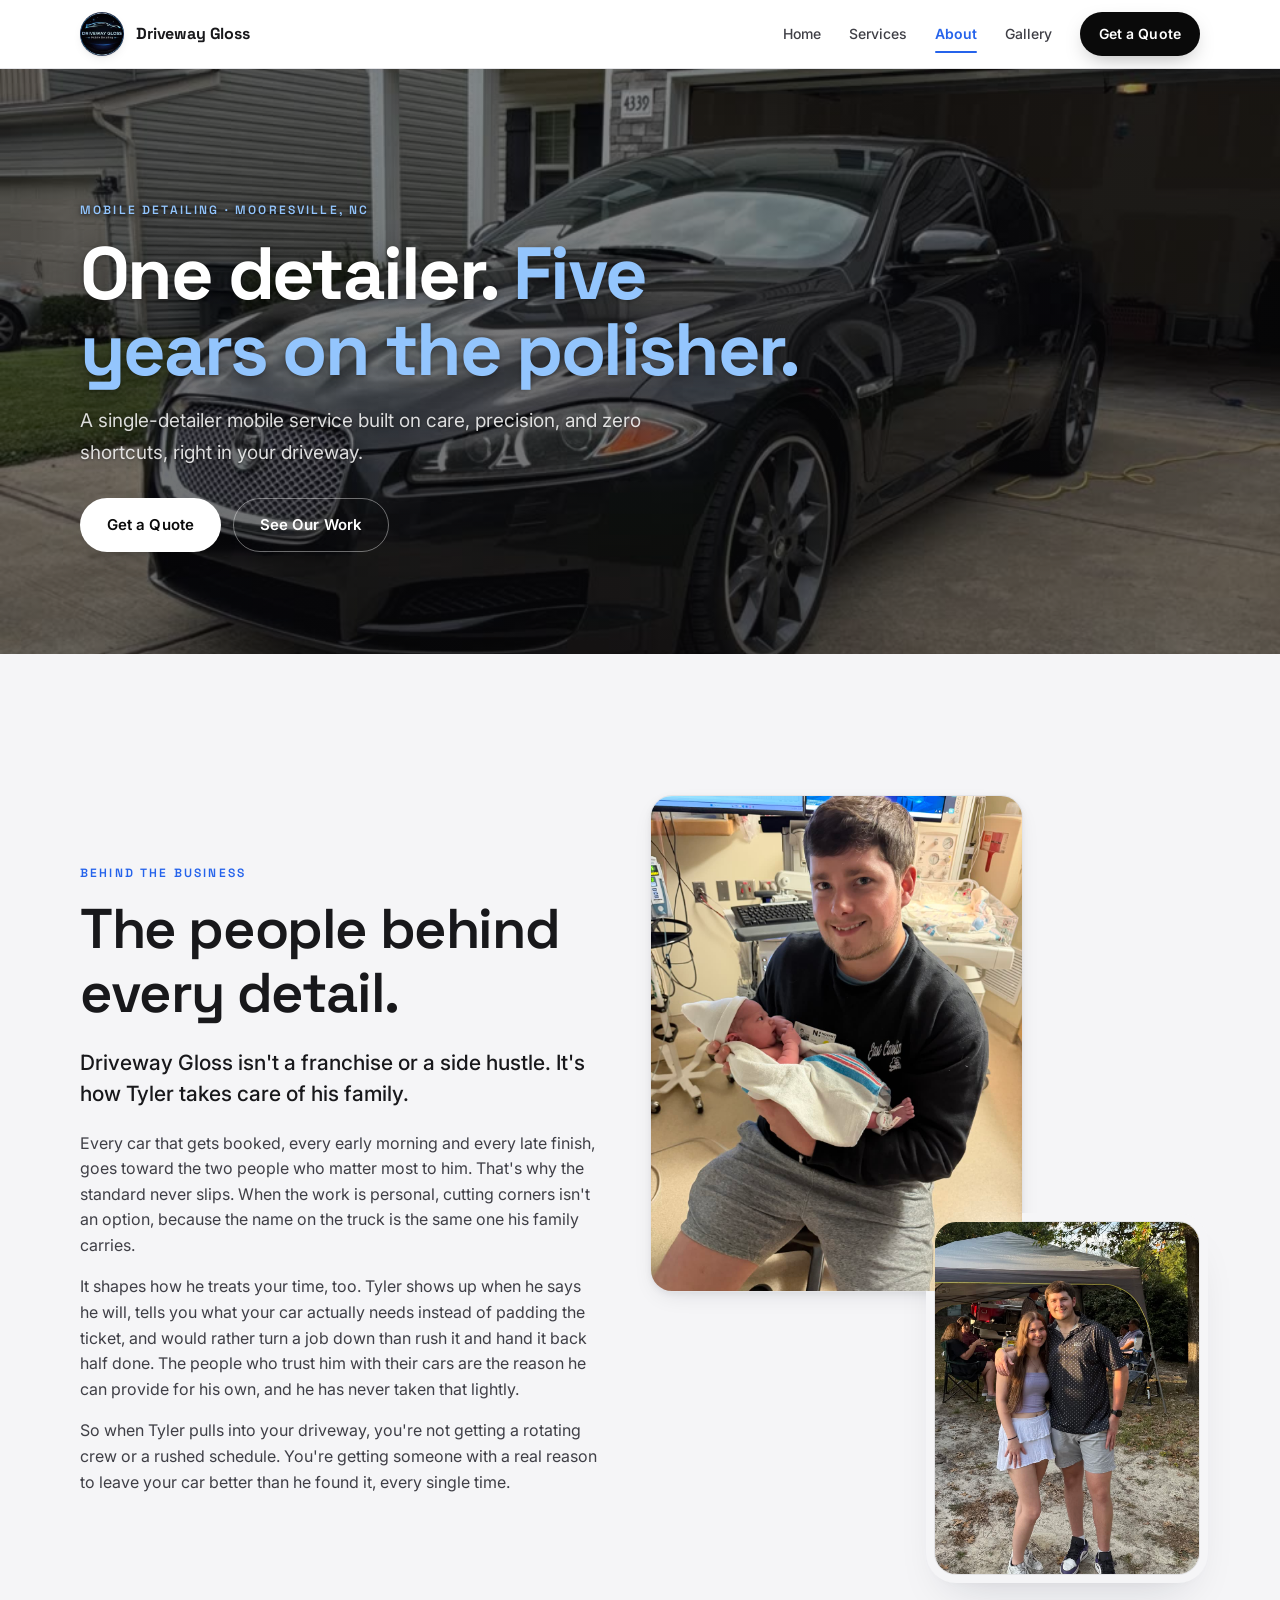
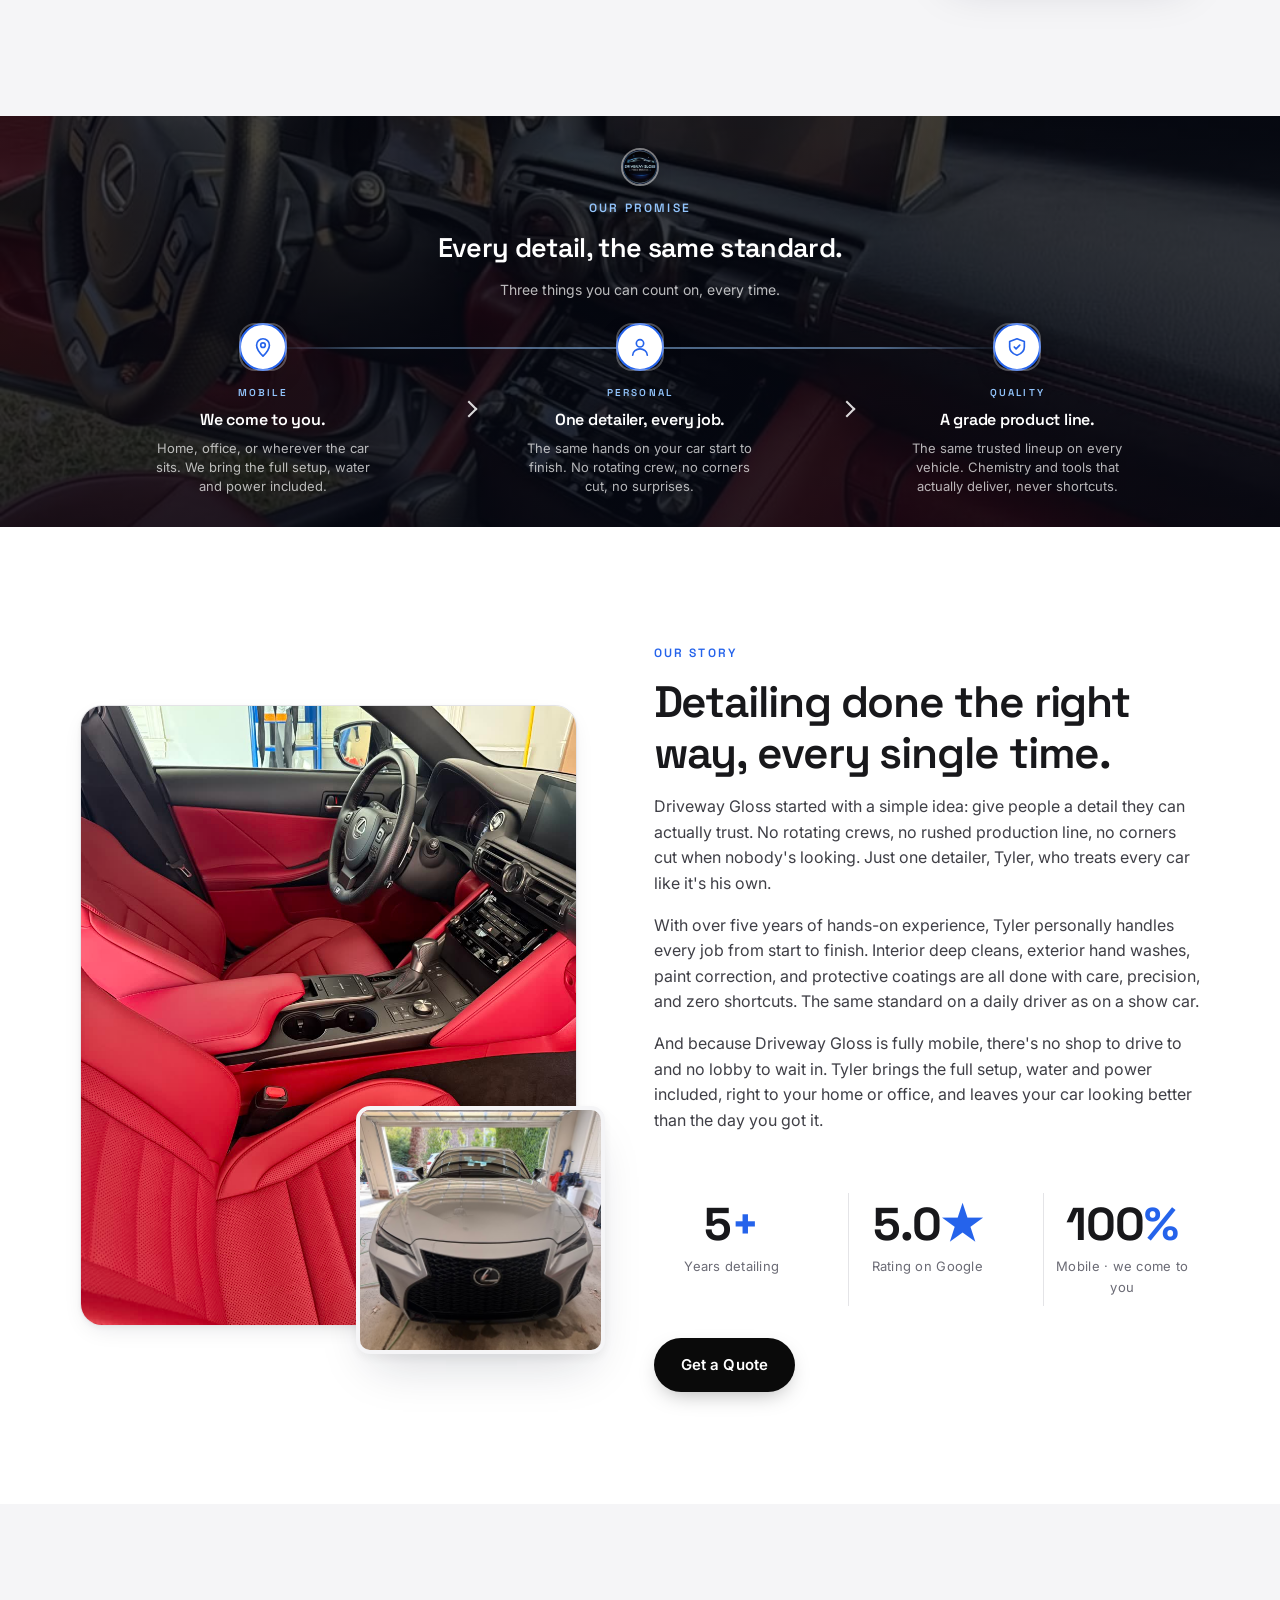
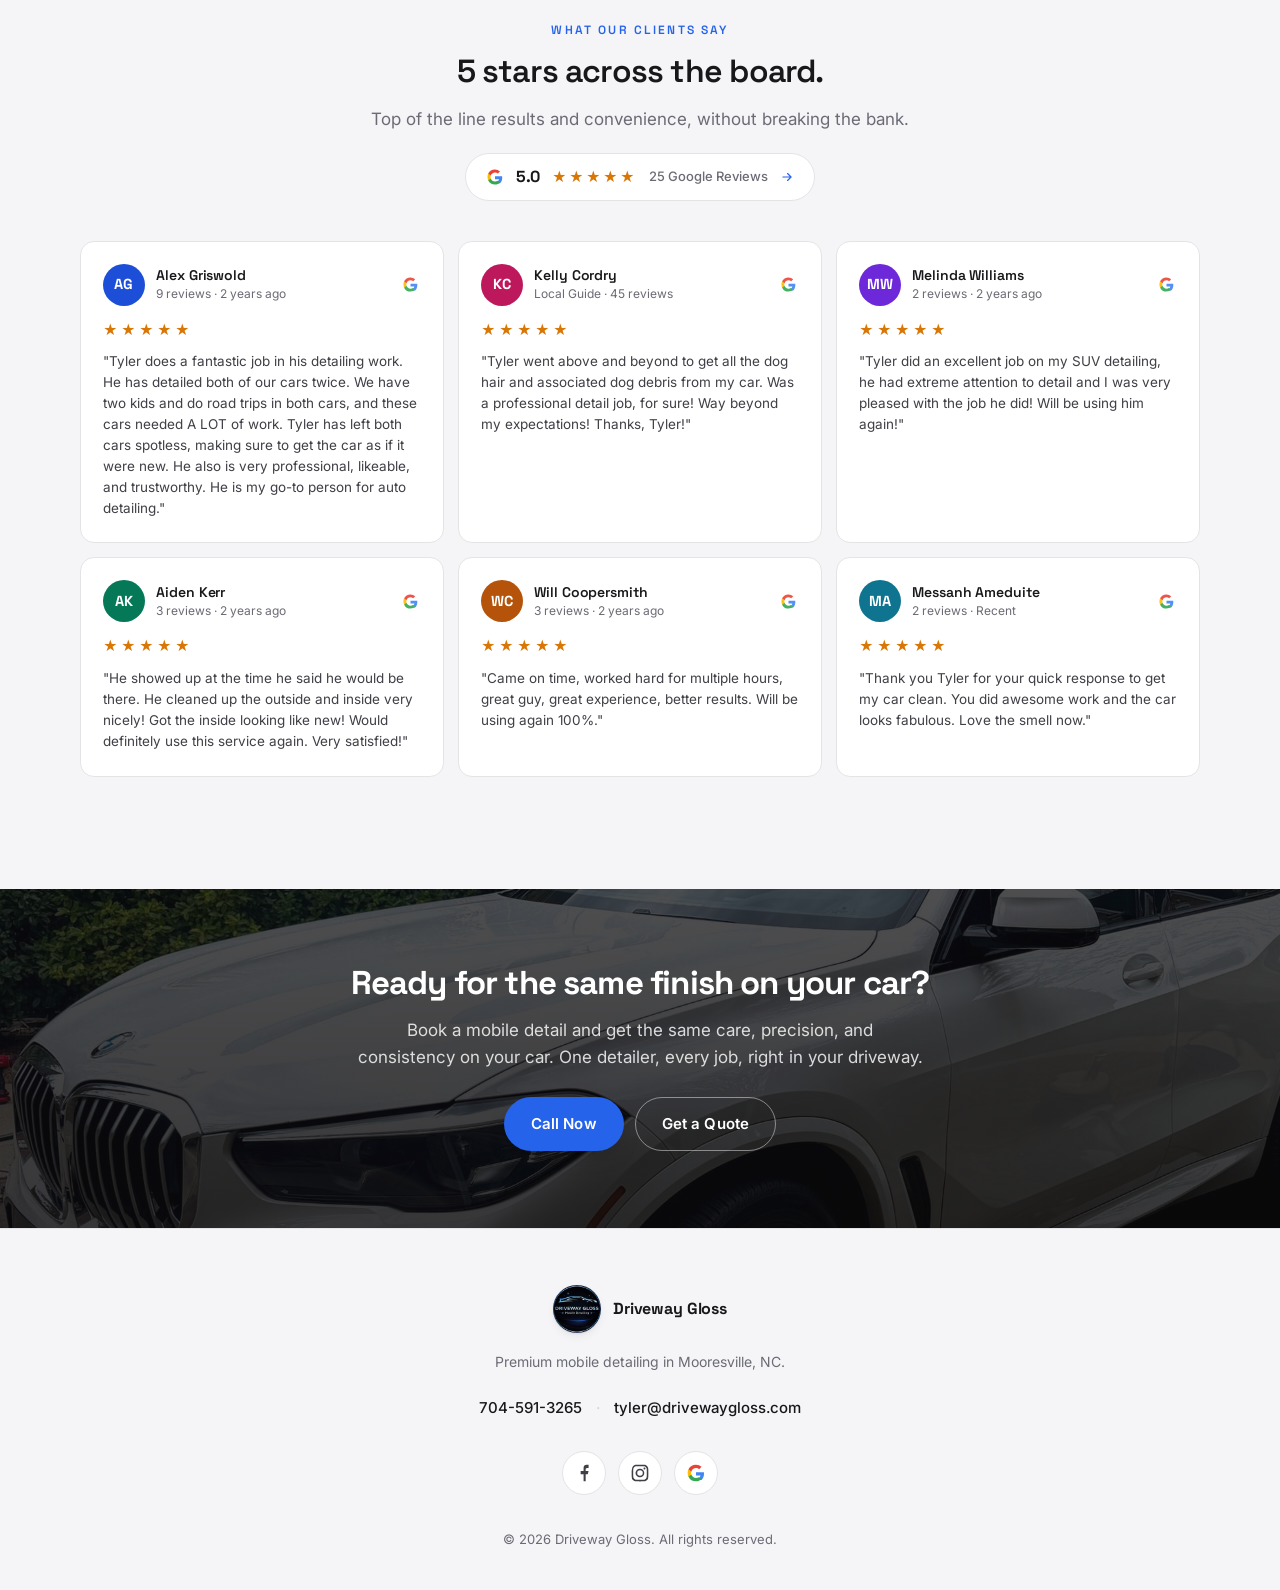
<file: about.html>
<!DOCTYPE html>
<html lang="en">
<head>
  <meta charset="UTF-8" />
  <meta name="viewport" content="width=device-width, initial-scale=1.0" />
  <title>About Driveway Gloss | Mobile Auto Detailing in Mooresville, NC</title>
  <meta name="description" content="Driveway Gloss is a one-detailer mobile car detailing service in Mooresville, NC. Five years of hands-on experience, no employees, no shortcuts. Just care, precision, and consistency on every car." />
  <meta name="theme-color" content="#ffffff" />

  <!-- Sticky call bar: pre-paint dismissed-state check (runs before first paint to prevent a flash). -->
  <script>
    (function () {
      try {
        var KEY = 'sticky-call-dismissed';
        var navEntry = (performance.getEntriesByType && performance.getEntriesByType('navigation')[0]) || null;
        var isReload = navEntry
          ? navEntry.type === 'reload'
          : (performance.navigation && performance.navigation.type === 1);
        if (isReload) {
          sessionStorage.removeItem(KEY);
        } else if (sessionStorage.getItem(KEY) === '1') {
          document.documentElement.classList.add('sticky-call-pre-dismissed');
        }
      } catch (e) {}
    })();
  </script>

  <link rel="icon" type="image/jpeg" href="images/logo-dark.jpg" />
  <link rel="apple-touch-icon" href="images/logo-dark.jpg" />

  <meta property="og:type" content="website" />
  <meta property="og:title" content="About Driveway Gloss | Premium Mobile Auto Detailing" />
  <meta property="og:description" content="One detailer. Five years on the polisher. Mobile car detailing in Mooresville, NC." />
  <meta property="og:image" content="images/about.jpg" />
  <meta property="og:url" content="https://www.drivewaygloss.net/about.html" />

  <link rel="preconnect" href="https://fonts.googleapis.com" />
  <link rel="preconnect" href="https://fonts.gstatic.com" crossorigin />
  <link href="https://fonts.googleapis.com/css2?family=Space+Grotesk:wght@500;600;700&family=Inter:wght@400;500;600&display=swap" rel="stylesheet" />

  <link rel="stylesheet" href="css/style.css?v=9" />

  <!-- Scroll-reveal elements start at opacity:0 and are switched on by main.js.
       With JavaScript off nothing would ever become visible, so show it all. -->
  <noscript>
    <style>.reveal, .reveal > * { opacity: 1 !important; transform: none !important; }</style>
  </noscript>
</head>
<body>

  <!-- ==================== NAV ==================== -->
  <header class="nav" id="nav">
    <div class="container nav__inner">
      <a href="index.html#top" class="nav__brand" aria-label="Driveway Gloss home">
        <img src="images/logo-dark.jpg" alt="Driveway Gloss mobile detailing logo" class="nav__brand-mark" width="44" height="44" />
        <span class="nav__brand-name">Driveway Gloss</span>
      </a>

      <nav class="nav__links" id="nav-links" aria-label="Primary">
        <a href="index.html">Home</a>
        <a href="services.html">Services</a>
        <a href="about.html" aria-current="page">About</a>
        <a href="gallery.html">Gallery</a>
        <a href="contact.html" class="btn btn--small btn--primary nav__cta">Get a Quote</a>
        <a href="tel:+17045913265" class="nav__call">Call 704-591-3265</a>
      </nav>

      <button class="nav__toggle" id="nav-toggle" aria-label="Toggle menu" aria-expanded="false" aria-controls="nav-links">
        <span></span><span></span><span></span>
      </button>
    </div>
  </header>

  <main id="top">

    <!-- ==================== PAGE HERO ==================== -->
    <section class="page-hero" style="--page-hero-image: url('../images/detail-jaguar-xf.jpg'); --page-hero-shade-top: rgba(10,10,12,0.47); --page-hero-shade-bottom: rgba(10,10,12,0.60);">
      <div class="page-hero__inner">
        <span class="eyebrow">Mobile Detailing · Mooresville, NC</span>
        <h1 class="page-hero__title">One detailer. <span class="accent">Five years on the polisher.</span></h1>
        <p class="page-hero__lede">A single-detailer mobile service built on care, precision, and zero shortcuts, right in your driveway.</p>
        <div class="page-hero__cta">
          <a class="btn btn--primary" href="contact.html">Get a Quote</a>
          <a class="btn btn--ghost" href="gallery.html">See Our Work</a>
        </div>
      </div>
    </section>

    <!-- ==================== FAMILY ==================== -->
    <section class="section section--alt section--feature" id="family">
      <div class="container why why--reverse">
        <!-- Copy is split into three blocks so the mobile layout can slot a
             photo between them. On desktop they simply stack inside
             .why__content and render exactly as one continuous column. -->
        <div class="why__content reveal">
          <div class="family__head">
            <span class="eyebrow">Behind the Business</span>
            <h2 class="section__title">The people behind every detail.</h2>
            <p class="why__lede">Driveway Gloss isn't a franchise or a side hustle. It's how Tyler takes care of his family.</p>
          </div>
          <div class="family__body family__body--a">
            <p>Every car that gets booked, every early morning and every late finish, goes toward the two people who matter most to him. That's why the standard never slips. When the work is personal, cutting corners isn't an option, because the name on the truck is the same one his family carries.</p>
          </div>
          <div class="family__body family__body--b">
            <p>It shapes how he treats your time, too. Tyler shows up when he says he will, tells you what your car actually needs instead of padding the ticket, and would rather turn a job down than rush it and hand it back half done. The people who trust him with their cars are the reason he can provide for his own, and he has never taken that lightly.</p>
          </div>
          <div class="family__body family__body--c">
            <p>So when Tyler pulls into your driveway, you're not getting a rotating crew or a rushed schedule. You're getting someone with a real reason to leave your car better than he found it, every single time.</p>
          </div>
        </div>

        <div class="family-media reveal">
          <figure class="family-photo">
            <img src="images/tyler-family-baby.jpg" alt="Tyler, the owner of Driveway Gloss, holding his newborn baby" class="family-photo__img" loading="lazy" width="1100" height="1466" />
          </figure>
          <figure class="family-photo family-photo--offset">
            <img src="images/tyler-family-couple.jpg" alt="Tyler, the owner of Driveway Gloss, with his girlfriend" class="family-photo__img" loading="lazy" width="1100" height="1387" />
          </figure>
        </div>
      </div>
    </section>

    <!-- ==================== OUR PROMISE ==================== -->
    <section class="section section--tight section--photo-bg" id="our-promise">
      <div class="container">
        <header class="section__head section__head--tight reveal">
          <img src="images/logo-dark.jpg" alt="Driveway Gloss" class="section__logo" />
          <span class="eyebrow">Our Promise</span>
          <h2 class="section__title section__title--small">Every detail, the same standard.</h2>
          <p class="section__lede">Three things you can count on, every time.</p>
        </header>

        <ol class="steps">
          <li class="step">
            <div class="step__icon" aria-hidden="true">
              <svg viewBox="0 0 24 24" fill="none" stroke="currentColor" stroke-width="1.8" stroke-linecap="round" stroke-linejoin="round">
                <path d="M12 22s7-7 7-12a7 7 0 1 0-14 0c0 5 7 12 7 12z"/>
                <circle cx="12" cy="10" r="2.5"/>
              </svg>
            </div>
            <div class="step__text">
              <span class="step__tag">Mobile</span>
              <h3><span class="desktop-copy">We come to you.</span><span class="mobile-copy">We come to you</span></h3>
              <p><span class="desktop-copy">Home, office, or wherever the car sits. We bring the full setup, water and power included.</span><span class="mobile-copy">Home or office. Full setup included.</span></p>
            </div>
          </li>
          <li class="step">
            <div class="step__icon" aria-hidden="true">
              <svg viewBox="0 0 24 24" fill="none" stroke="currentColor" stroke-width="1.8" stroke-linecap="round" stroke-linejoin="round">
                <circle cx="12" cy="8" r="4"/>
                <path d="M4 21c0-4 4-7 8-7s8 3 8 7"/>
              </svg>
            </div>
            <div class="step__text">
              <span class="step__tag">Personal</span>
              <h3><span class="desktop-copy">One detailer, every job.</span><span class="mobile-copy">One detailer</span></h3>
              <p><span class="desktop-copy">The same hands on your car start to finish. No rotating crew, no corners cut, no surprises.</span><span class="mobile-copy">Same hands start to finish.</span></p>
            </div>
          </li>
          <li class="step">
            <div class="step__icon" aria-hidden="true">
              <svg viewBox="0 0 24 24" fill="none" stroke="currentColor" stroke-width="1.8" stroke-linecap="round" stroke-linejoin="round">
                <path d="M12 3l8 3v6c0 4-3.5 7.5-8 9-4.5-1.5-8-5-8-9V6l8-3z"/>
                <path d="M9 12l2 2 4-4"/>
              </svg>
            </div>
            <div class="step__text">
              <span class="step__tag">Quality</span>
              <h3><span class="desktop-copy">A grade product line.</span><span class="mobile-copy">A-grade products</span></h3>
              <p><span class="desktop-copy">The same trusted lineup on every vehicle. Chemistry and tools that actually deliver, never shortcuts.</span><span class="mobile-copy">Trusted tools. No shortcuts.</span></p>
            </div>
          </li>
        </ol>
      </div>
    </section>

    <!-- ==================== STORY ==================== -->
    <section class="section">
      <div class="container why">
        <div class="why__media reveal">
          <img src="images/detail-red-interior.jpg" alt="Lexus IS red leather interior after a full interior detail, clean console and dashboard" class="why__image" loading="lazy" />
          <img src="images/detail-lexus-is-silver.jpg" alt="Silver Lexus IS front end with a glossy finish after a detail" class="why__image-accent" loading="lazy" />
        </div>

        <div class="why__content reveal">
          <span class="eyebrow">Our Story</span>
          <h2 class="section__title">Detailing done the right way, every single time.</h2>
          <p>Driveway Gloss started with a simple idea: give people a detail they can actually trust. No rotating crews, no rushed production line, no corners cut when nobody's looking. Just one detailer, Tyler, who treats every car like it's his own.</p>
          <p>With over five years of hands-on experience, Tyler personally handles every job from start to finish. Interior deep cleans, exterior hand washes, paint correction, and protective coatings are all done with care, precision, and zero shortcuts. The same standard on a daily driver as on a show car.</p>
          <p>And because Driveway Gloss is fully mobile, there's no shop to drive to and no lobby to wait in. Tyler brings the full setup, water and power included, right to your home or office, and leaves your car looking better than the day you got it.</p>

          <div class="stat-row">
            <div class="stat-row__item">
              <span class="stat-row__num">5<span class="accent">+</span></span>
              <span class="stat-row__label">Years detailing</span>
            </div>
            <div class="stat-row__item">
              <span class="stat-row__num">5.0<span class="accent">★</span></span>
              <span class="stat-row__label">Rating on Google</span>
            </div>
            <div class="stat-row__item">
              <span class="stat-row__num">100<span class="accent">%</span></span>
              <span class="stat-row__label">Mobile · we come to you</span>
            </div>
          </div>

          <a href="contact.html" class="btn btn--primary" style="margin-top:32px;">Get a Quote</a>
        </div>
      </div>
    </section>

    <!-- ==================== TESTIMONIALS ==================== -->
    <section class="section section--alt" id="testimonials">
      <div class="container">
        <header class="section__head section__head--tight reveal">
          <span class="eyebrow">What Our Clients Say</span>
          <h2 class="section__title section__title--small">5 stars across the board.</h2>
          <p class="section__lede">Top of the line results and convenience, without breaking the bank.</p>
          <a href="https://www.google.com/maps/place/Driveway+Gloss+Mobile+Detailing/data=!4m2!3m1!1s0x0:0xab284bf9c8b7103c?sa=X&amp;ved=1t:2428&amp;hl=en&amp;ictx=111" class="reviews-badge" target="_blank" rel="noopener">
            <svg class="reviews-badge__google" viewBox="0 0 24 24" aria-hidden="true">
              <path fill="#4285f4" d="M21.35 11.1H12v3.79h5.4a4.6 4.6 0 0 1-2 3.04v2.5h3.23c1.9-1.74 2.99-4.32 2.99-7.4 0-.65-.06-1.3-.17-1.93z"/>
              <path fill="#34a853" d="M12 22c2.7 0 4.97-.9 6.62-2.42l-3.23-2.5c-.9.6-2.05.96-3.4.96-2.6 0-4.8-1.76-5.6-4.13H2.96v2.6A10 10 0 0 0 12 22z"/>
              <path fill="#fbbc05" d="M6.4 13.91A6 6 0 0 1 6.07 12c0-.66.12-1.3.34-1.91V7.49H2.96A10 10 0 0 0 2 12c0 1.62.39 3.16 1 4.51l3.4-2.6z"/>
              <path fill="#ea4335" d="M12 5.96c1.47 0 2.78.5 3.81 1.49l2.86-2.86A10 10 0 0 0 12 2 10 10 0 0 0 2.96 7.49l3.42 2.6C7.2 7.72 9.4 5.96 12 5.96z"/>
            </svg>
            <span class="reviews-badge__rating">5.0</span>
            <span class="reviews-badge__stars" aria-hidden="true">★★★★★</span>
            <span class="reviews-badge__count">25 Google Reviews</span>
            <svg class="reviews-badge__arrow" viewBox="0 0 24 24" aria-hidden="true"><path d="M5 12h14M13 6l6 6-6 6" fill="none" stroke="currentColor" stroke-width="2" stroke-linecap="round" stroke-linejoin="round"/></svg>
          </a>
        </header>

        <div class="testimonials reveal" id="testimonialGrid">
          <figure class="testimonial">
            <div class="testimonial__head">
              <span class="testimonial__avatar" style="background: #1d4ed8;" aria-hidden="true">AG</span>
              <div class="testimonial__who">
                <strong class="testimonial__name">Alex Griswold</strong>
                <span class="testimonial__meta">9 reviews · 2 years ago</span>
              </div>
              <span class="testimonial__source" title="Posted on Google"><svg viewBox="0 0 24 24" aria-hidden="true"><path fill="#4285f4" d="M21.35 11.1H12v3.79h5.4a4.6 4.6 0 0 1-2 3.04v2.5h3.23c1.9-1.74 2.99-4.32 2.99-7.4 0-.65-.06-1.3-.17-1.93z"/><path fill="#34a853" d="M12 22c2.7 0 4.97-.9 6.62-2.42l-3.23-2.5c-.9.6-2.05.96-3.4.96-2.6 0-4.8-1.76-5.6-4.13H2.96v2.6A10 10 0 0 0 12 22z"/><path fill="#fbbc05" d="M6.4 13.91A6 6 0 0 1 6.07 12c0-.66.12-1.3.34-1.91V7.49H2.96A10 10 0 0 0 2 12c0 1.62.39 3.16 1 4.51l3.4-2.6z"/><path fill="#ea4335" d="M12 5.96c1.47 0 2.78.5 3.81 1.49l2.86-2.86A10 10 0 0 0 12 2 10 10 0 0 0 2.96 7.49l3.42 2.6C7.2 7.72 9.4 5.96 12 5.96z"/></svg></span>
            </div>
            <div class="testimonial__stars" aria-label="5 out of 5 stars">★★★★★</div>
            <blockquote>"Tyler does a fantastic job in his detailing work. He has detailed both of our cars twice. We have two kids and do road trips in both cars, and these cars needed A LOT of work. Tyler has left both cars spotless, making sure to get the car as if it were new. He also is very professional, likeable, and trustworthy. He is my go-to person for auto detailing."</blockquote>
          </figure>

          <figure class="testimonial">
            <div class="testimonial__head">
              <span class="testimonial__avatar" style="background: #be185d;" aria-hidden="true">KC</span>
              <div class="testimonial__who">
                <strong class="testimonial__name">Kelly Cordry</strong>
                <span class="testimonial__meta">Local Guide · 45 reviews</span>
              </div>
              <span class="testimonial__source" title="Posted on Google"><svg viewBox="0 0 24 24" aria-hidden="true"><path fill="#4285f4" d="M21.35 11.1H12v3.79h5.4a4.6 4.6 0 0 1-2 3.04v2.5h3.23c1.9-1.74 2.99-4.32 2.99-7.4 0-.65-.06-1.3-.17-1.93z"/><path fill="#34a853" d="M12 22c2.7 0 4.97-.9 6.62-2.42l-3.23-2.5c-.9.6-2.05.96-3.4.96-2.6 0-4.8-1.76-5.6-4.13H2.96v2.6A10 10 0 0 0 12 22z"/><path fill="#fbbc05" d="M6.4 13.91A6 6 0 0 1 6.07 12c0-.66.12-1.3.34-1.91V7.49H2.96A10 10 0 0 0 2 12c0 1.62.39 3.16 1 4.51l3.4-2.6z"/><path fill="#ea4335" d="M12 5.96c1.47 0 2.78.5 3.81 1.49l2.86-2.86A10 10 0 0 0 12 2 10 10 0 0 0 2.96 7.49l3.42 2.6C7.2 7.72 9.4 5.96 12 5.96z"/></svg></span>
            </div>
            <div class="testimonial__stars" aria-label="5 out of 5 stars">★★★★★</div>
            <blockquote>"Tyler went above and beyond to get all the dog hair and associated dog debris from my car. Was a professional detail job, for sure! Way beyond my expectations! Thanks, Tyler!"</blockquote>
          </figure>

          <figure class="testimonial">
            <div class="testimonial__head">
              <span class="testimonial__avatar" style="background: #6d28d9;" aria-hidden="true">MW</span>
              <div class="testimonial__who">
                <strong class="testimonial__name">Melinda Williams</strong>
                <span class="testimonial__meta">2 reviews · 2 years ago</span>
              </div>
              <span class="testimonial__source" title="Posted on Google"><svg viewBox="0 0 24 24" aria-hidden="true"><path fill="#4285f4" d="M21.35 11.1H12v3.79h5.4a4.6 4.6 0 0 1-2 3.04v2.5h3.23c1.9-1.74 2.99-4.32 2.99-7.4 0-.65-.06-1.3-.17-1.93z"/><path fill="#34a853" d="M12 22c2.7 0 4.97-.9 6.62-2.42l-3.23-2.5c-.9.6-2.05.96-3.4.96-2.6 0-4.8-1.76-5.6-4.13H2.96v2.6A10 10 0 0 0 12 22z"/><path fill="#fbbc05" d="M6.4 13.91A6 6 0 0 1 6.07 12c0-.66.12-1.3.34-1.91V7.49H2.96A10 10 0 0 0 2 12c0 1.62.39 3.16 1 4.51l3.4-2.6z"/><path fill="#ea4335" d="M12 5.96c1.47 0 2.78.5 3.81 1.49l2.86-2.86A10 10 0 0 0 12 2 10 10 0 0 0 2.96 7.49l3.42 2.6C7.2 7.72 9.4 5.96 12 5.96z"/></svg></span>
            </div>
            <div class="testimonial__stars" aria-label="5 out of 5 stars">★★★★★</div>
            <blockquote>"Tyler did an excellent job on my SUV detailing, he had extreme attention to detail and I was very pleased with the job he did! Will be using him again!"</blockquote>
          </figure>

          <figure class="testimonial">
            <div class="testimonial__head">
              <span class="testimonial__avatar" style="background: #047857;" aria-hidden="true">AK</span>
              <div class="testimonial__who">
                <strong class="testimonial__name">Aiden Kerr</strong>
                <span class="testimonial__meta">3 reviews · 2 years ago</span>
              </div>
              <span class="testimonial__source" title="Posted on Google"><svg viewBox="0 0 24 24" aria-hidden="true"><path fill="#4285f4" d="M21.35 11.1H12v3.79h5.4a4.6 4.6 0 0 1-2 3.04v2.5h3.23c1.9-1.74 2.99-4.32 2.99-7.4 0-.65-.06-1.3-.17-1.93z"/><path fill="#34a853" d="M12 22c2.7 0 4.97-.9 6.62-2.42l-3.23-2.5c-.9.6-2.05.96-3.4.96-2.6 0-4.8-1.76-5.6-4.13H2.96v2.6A10 10 0 0 0 12 22z"/><path fill="#fbbc05" d="M6.4 13.91A6 6 0 0 1 6.07 12c0-.66.12-1.3.34-1.91V7.49H2.96A10 10 0 0 0 2 12c0 1.62.39 3.16 1 4.51l3.4-2.6z"/><path fill="#ea4335" d="M12 5.96c1.47 0 2.78.5 3.81 1.49l2.86-2.86A10 10 0 0 0 12 2 10 10 0 0 0 2.96 7.49l3.42 2.6C7.2 7.72 9.4 5.96 12 5.96z"/></svg></span>
            </div>
            <div class="testimonial__stars" aria-label="5 out of 5 stars">★★★★★</div>
            <blockquote>"He showed up at the time he said he would be there. He cleaned up the outside and inside very nicely! Got the inside looking like new! Would definitely use this service again. Very satisfied!"</blockquote>
          </figure>

          <figure class="testimonial">
            <div class="testimonial__head">
              <span class="testimonial__avatar" style="background: #b45309;" aria-hidden="true">WC</span>
              <div class="testimonial__who">
                <strong class="testimonial__name">Will Coopersmith</strong>
                <span class="testimonial__meta">3 reviews · 2 years ago</span>
              </div>
              <span class="testimonial__source" title="Posted on Google"><svg viewBox="0 0 24 24" aria-hidden="true"><path fill="#4285f4" d="M21.35 11.1H12v3.79h5.4a4.6 4.6 0 0 1-2 3.04v2.5h3.23c1.9-1.74 2.99-4.32 2.99-7.4 0-.65-.06-1.3-.17-1.93z"/><path fill="#34a853" d="M12 22c2.7 0 4.97-.9 6.62-2.42l-3.23-2.5c-.9.6-2.05.96-3.4.96-2.6 0-4.8-1.76-5.6-4.13H2.96v2.6A10 10 0 0 0 12 22z"/><path fill="#fbbc05" d="M6.4 13.91A6 6 0 0 1 6.07 12c0-.66.12-1.3.34-1.91V7.49H2.96A10 10 0 0 0 2 12c0 1.62.39 3.16 1 4.51l3.4-2.6z"/><path fill="#ea4335" d="M12 5.96c1.47 0 2.78.5 3.81 1.49l2.86-2.86A10 10 0 0 0 12 2 10 10 0 0 0 2.96 7.49l3.42 2.6C7.2 7.72 9.4 5.96 12 5.96z"/></svg></span>
            </div>
            <div class="testimonial__stars" aria-label="5 out of 5 stars">★★★★★</div>
            <blockquote>"Came on time, worked hard for multiple hours, great guy, great experience, better results. Will be using again 100%."</blockquote>
          </figure>

          <figure class="testimonial">
            <div class="testimonial__head">
              <span class="testimonial__avatar" style="background: #0e7490;" aria-hidden="true">MA</span>
              <div class="testimonial__who">
                <strong class="testimonial__name">Messanh Ameduite</strong>
                <span class="testimonial__meta">2 reviews · Recent</span>
              </div>
              <span class="testimonial__source" title="Posted on Google"><svg viewBox="0 0 24 24" aria-hidden="true"><path fill="#4285f4" d="M21.35 11.1H12v3.79h5.4a4.6 4.6 0 0 1-2 3.04v2.5h3.23c1.9-1.74 2.99-4.32 2.99-7.4 0-.65-.06-1.3-.17-1.93z"/><path fill="#34a853" d="M12 22c2.7 0 4.97-.9 6.62-2.42l-3.23-2.5c-.9.6-2.05.96-3.4.96-2.6 0-4.8-1.76-5.6-4.13H2.96v2.6A10 10 0 0 0 12 22z"/><path fill="#fbbc05" d="M6.4 13.91A6 6 0 0 1 6.07 12c0-.66.12-1.3.34-1.91V7.49H2.96A10 10 0 0 0 2 12c0 1.62.39 3.16 1 4.51l3.4-2.6z"/><path fill="#ea4335" d="M12 5.96c1.47 0 2.78.5 3.81 1.49l2.86-2.86A10 10 0 0 0 12 2 10 10 0 0 0 2.96 7.49l3.42 2.6C7.2 7.72 9.4 5.96 12 5.96z"/></svg></span>
            </div>
            <div class="testimonial__stars" aria-label="5 out of 5 stars">★★★★★</div>
            <blockquote>"Thank you Tyler for your quick response to get my car clean. You did awesome work and the car looks fabulous. Love the smell now."</blockquote>
          </figure>
        </div>

        <!-- Mobile only. Revealed by main.js, so a no-JS visitor sees every review. -->
        <div class="testimonials__more">
          <button id="testimonialsMore" class="btn btn--ghost" type="button" aria-expanded="false" aria-controls="testimonialGrid" hidden>Show more reviews</button>
        </div>
      </div>
    </section>

    <!-- ==================== CTA BAND ==================== -->
    <section class="section section--tight section--photo-bg cta-band" id="about-cta">
      <div class="container cta-band__inner">
        <h2 class="cta-band__title">Ready for the same finish on your car?</h2>
        <p class="cta-band__sub">Book a mobile detail and get the same care, precision, and consistency on your car. One detailer, every job, right in your driveway.</p>
        <div class="cta-band__actions">
          <a href="tel:+17045913265" class="btn btn--primary cta-band__btn">Call Now</a>
          <a href="contact.html" class="btn btn--ghost cta-band__btn cta-band__btn--ghost">Get a Quote</a>
        </div>
      </div>
    </section>

  </main>

  <!-- ==================== FOOTER ==================== -->
  <footer class="footer">
    <div class="container footer__inner">
      <div class="footer__brand">
        <img src="images/logo-dark.jpg" alt="Driveway Gloss mobile detailing logo" class="nav__brand-mark" width="48" height="48" />
        <span>Driveway Gloss</span>
      </div>
      <p class="footer__tag">Premium mobile detailing in Mooresville, NC.</p>

      <div class="footer__contact">
        <a href="tel:+17045913265">704-591-3265</a>
        <span class="footer__divider" aria-hidden="true">·</span>
        <a href="mailto:tyler@drivewaygloss.com">tyler@drivewaygloss.com</a>
      </div>

      <nav class="footer__social" aria-label="Social links">
        <a href="https://www.facebook.com/profile.php?id=61578492765058" target="_blank" rel="noopener" aria-label="Facebook">
          <svg viewBox="0 0 24 24" aria-hidden="true"><path d="M14 13.5h2.5l1-4H14V8c0-1.03 0-2 2-2h1.5V2.14C17.17 2.09 16.16 2 15.1 2 12.95 2 11.5 3.31 11.5 5.7v3.8H8v4h3.5V22h2.5z" fill="currentColor"/></svg>
        </a>
        <a href="https://www.instagram.com/drivewaygloss/" target="_blank" rel="noopener" aria-label="Instagram">
          <svg viewBox="0 0 24 24" aria-hidden="true"><path d="M12 2c-2.7 0-3 0-4.1.06-1 .04-1.7.2-2.3.4a4.6 4.6 0 0 0-1.7 1.1 4.6 4.6 0 0 0-1.1 1.7c-.2.6-.4 1.3-.4 2.3C2 8.6 2 9 2 12s0 3.4.06 4.5c.04 1 .2 1.7.4 2.3a4.6 4.6 0 0 0 1.1 1.7 4.6 4.6 0 0 0 1.7 1.1c.6.2 1.3.4 2.3.4 1.1.06 1.4.06 4.4.06s3.4 0 4.5-.06c1-.04 1.7-.2 2.3-.4a4.6 4.6 0 0 0 1.7-1.1 4.6 4.6 0 0 0 1.1-1.7c.2-.6.4-1.3.4-2.3.06-1.1.06-1.4.06-4.4s0-3.4-.06-4.5c-.04-1-.2-1.7-.4-2.3a4.6 4.6 0 0 0-1.1-1.7 4.6 4.6 0 0 0-1.7-1.1c-.6-.2-1.3-.4-2.3-.4C15.4 2 15 2 12 2zm0 1.8c2.65 0 2.96 0 4 .06.95.05 1.5.2 1.85.34.46.18.8.4 1.15.75.35.35.57.69.75 1.15.14.36.3.9.34 1.85.05 1.05.06 1.36.06 4s0 3-.06 4.04c-.04.95-.2 1.5-.34 1.85a3 3 0 0 1-.75 1.15c-.35.35-.7.57-1.15.75-.36.14-.9.3-1.85.34-1.04.05-1.36.06-4 .06s-2.96 0-4-.06c-.95-.04-1.5-.2-1.85-.34a3 3 0 0 1-1.15-.75 3 3 0 0 1-.75-1.15c-.14-.36-.3-.9-.34-1.85-.05-1.05-.06-1.36-.06-4s0-2.95.06-4c.04-.95.2-1.5.34-1.85.18-.46.4-.8.75-1.15.35-.35.69-.57 1.15-.75.36-.14.9-.3 1.85-.34 1.04-.05 1.36-.06 4-.06zm0 3.06A5.15 5.15 0 1 0 12 17.15 5.15 5.15 0 0 0 12 6.85zm0 8.5a3.35 3.35 0 1 1 0-6.7 3.35 3.35 0 0 1 0 6.7zm6.55-8.7a1.2 1.2 0 1 1-2.4 0 1.2 1.2 0 0 1 2.4 0z" fill="currentColor"/></svg>
        </a>
        <a href="https://www.google.com/maps/place/Driveway+Gloss+Mobile+Detailing/data=!4m2!3m1!1s0x0:0xab284bf9c8b7103c?sa=X&amp;ved=1t:2428&amp;hl=en&amp;ictx=111" target="_blank" rel="noopener" aria-label="Google reviews">
          <svg viewBox="0 0 24 24" aria-hidden="true"><path d="M21.35 11.1H12v3.79h5.4a4.6 4.6 0 0 1-2 3.04v2.5h3.23c1.9-1.74 2.99-4.32 2.99-7.4 0-.65-.06-1.3-.17-1.93z" fill="#4285f4"/><path d="M12 22c2.7 0 4.97-.9 6.62-2.42l-3.23-2.5c-.9.6-2.05.96-3.4.96-2.6 0-4.8-1.76-5.6-4.13H2.96v2.6A10 10 0 0 0 12 22z" fill="#34a853"/><path d="M6.4 13.91A6 6 0 0 1 6.07 12c0-.66.12-1.3.34-1.91V7.49H2.96A10 10 0 0 0 2 12c0 1.62.39 3.16 1 4.51l3.4-2.6z" fill="#fbbc05"/><path d="M12 5.96c1.47 0 2.78.5 3.81 1.49l2.86-2.86A10 10 0 0 0 12 2 10 10 0 0 0 2.96 7.49l3.42 2.6C7.2 7.72 9.4 5.96 12 5.96z" fill="#ea4335"/></svg>
        </a>
      </nav>

      <p class="footer__legal">© <span id="year"></span> Driveway Gloss. All rights reserved.</p>
    </div>
  </footer>

  <!-- ==================== STICKY CALL BAR (mobile only) ==================== -->
  <aside class="sticky-call" id="stickyCall" aria-label="Call Driveway Gloss">
    <button class="sticky-call__close" id="stickyCallClose" type="button" aria-label="Dismiss">
      <svg viewBox="0 0 24 24" aria-hidden="true">
        <path d="M6 6l12 12M18 6L6 18" fill="none" stroke="currentColor" stroke-width="2.4" stroke-linecap="round"/>
      </svg>
    </button>

    <div class="sticky-call__text">
      <span class="sticky-call__title">Free Quote</span>
      <span class="sticky-call__tag">No obligation · Mobile detailing near you</span>
    </div>

    <a class="sticky-call__btn" href="tel:+17045913265" aria-label="Call 704-591-3265">
      <span class="sticky-call__btn-icon" aria-hidden="true">
        <svg viewBox="0 0 24 24" aria-hidden="true">
          <path d="M6.6 10.8a15.5 15.5 0 0 0 6.6 6.6l2.2-2.2a1 1 0 0 1 1.02-.24 11.4 11.4 0 0 0 3.57.57 1 1 0 0 1 1 1V20a1 1 0 0 1-1 1A17 17 0 0 1 3 4a1 1 0 0 1 1-1h3.5a1 1 0 0 1 1 1 11.4 11.4 0 0 0 .57 3.57 1 1 0 0 1-.25 1.02z" fill="currentColor"/>
        </svg>
      </span>
      <span class="sticky-call__btn-text">
        <span class="sticky-call__btn-label">Call Now</span>
        <span class="sticky-call__btn-num">704-591-3265</span>
      </span>
    </a>
  </aside>

  <script src="js/main.js?v=9" defer></script>
</body>
</html>
</file>
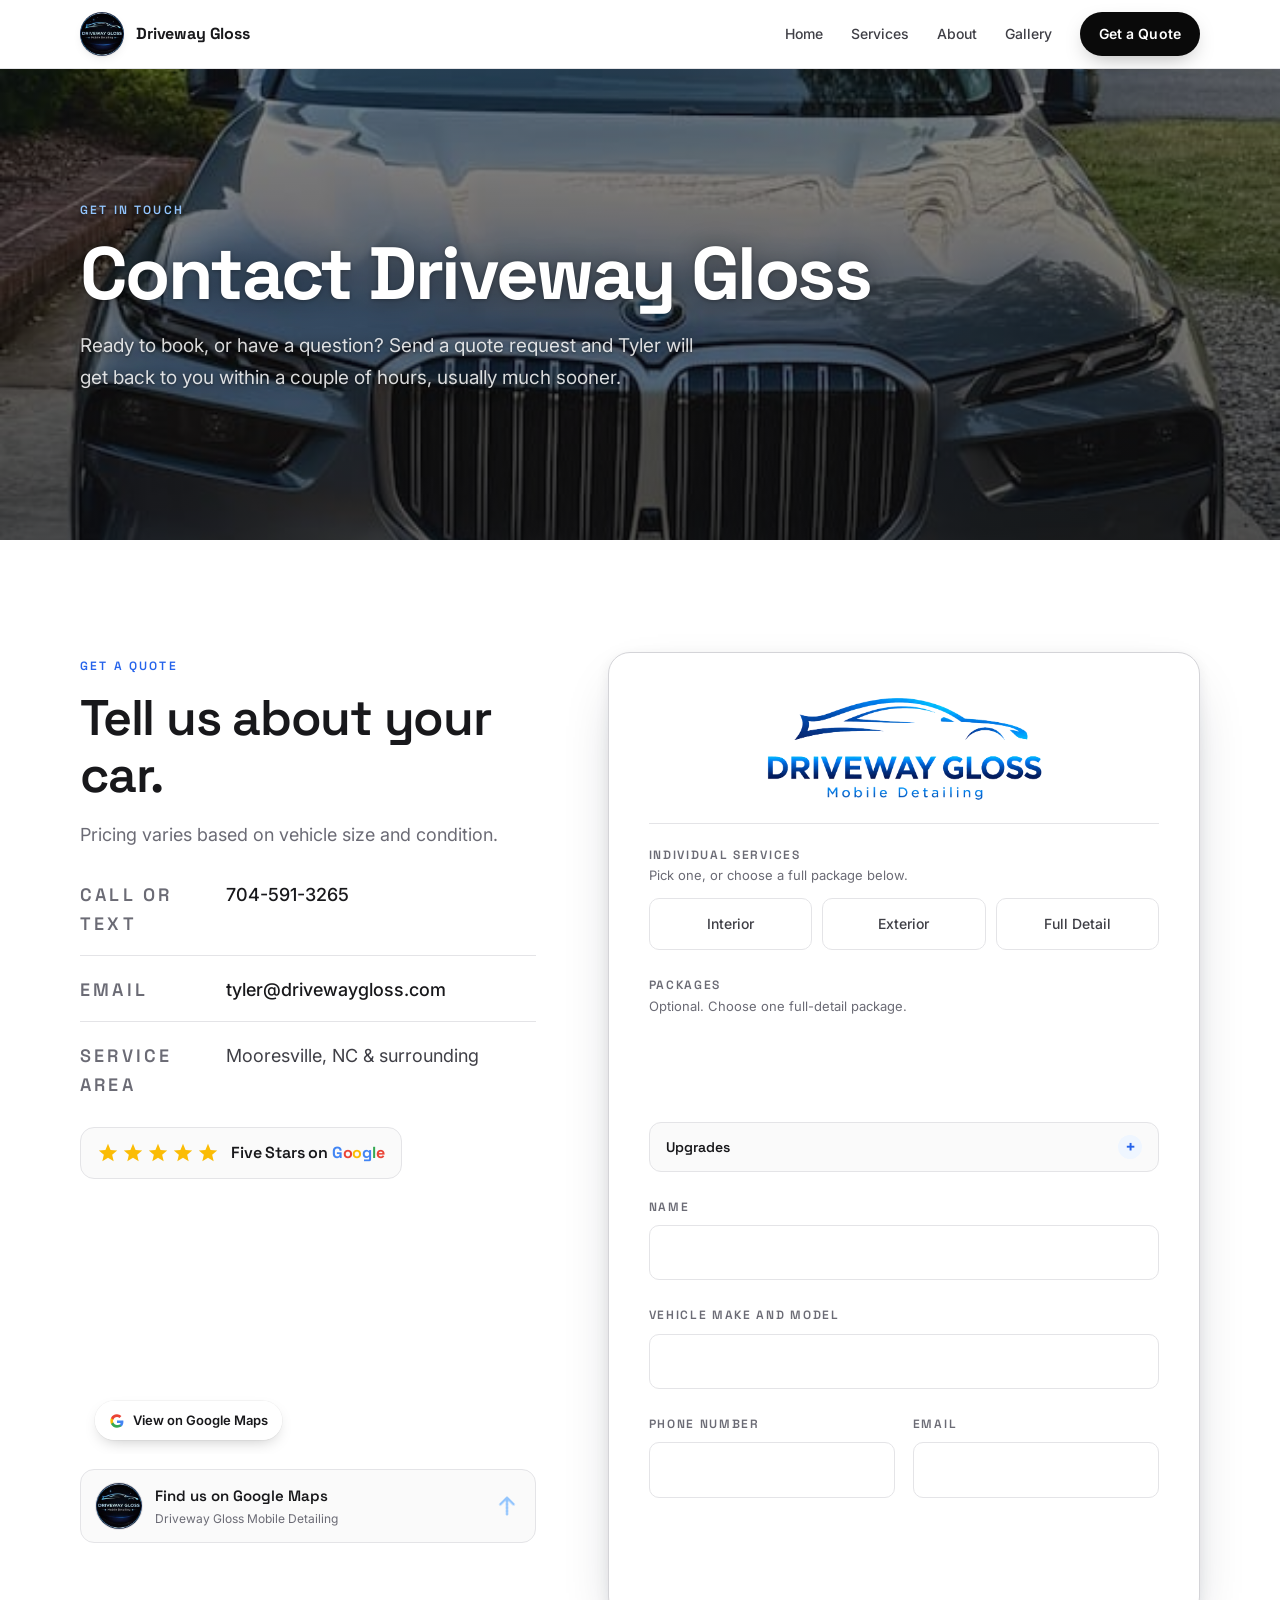
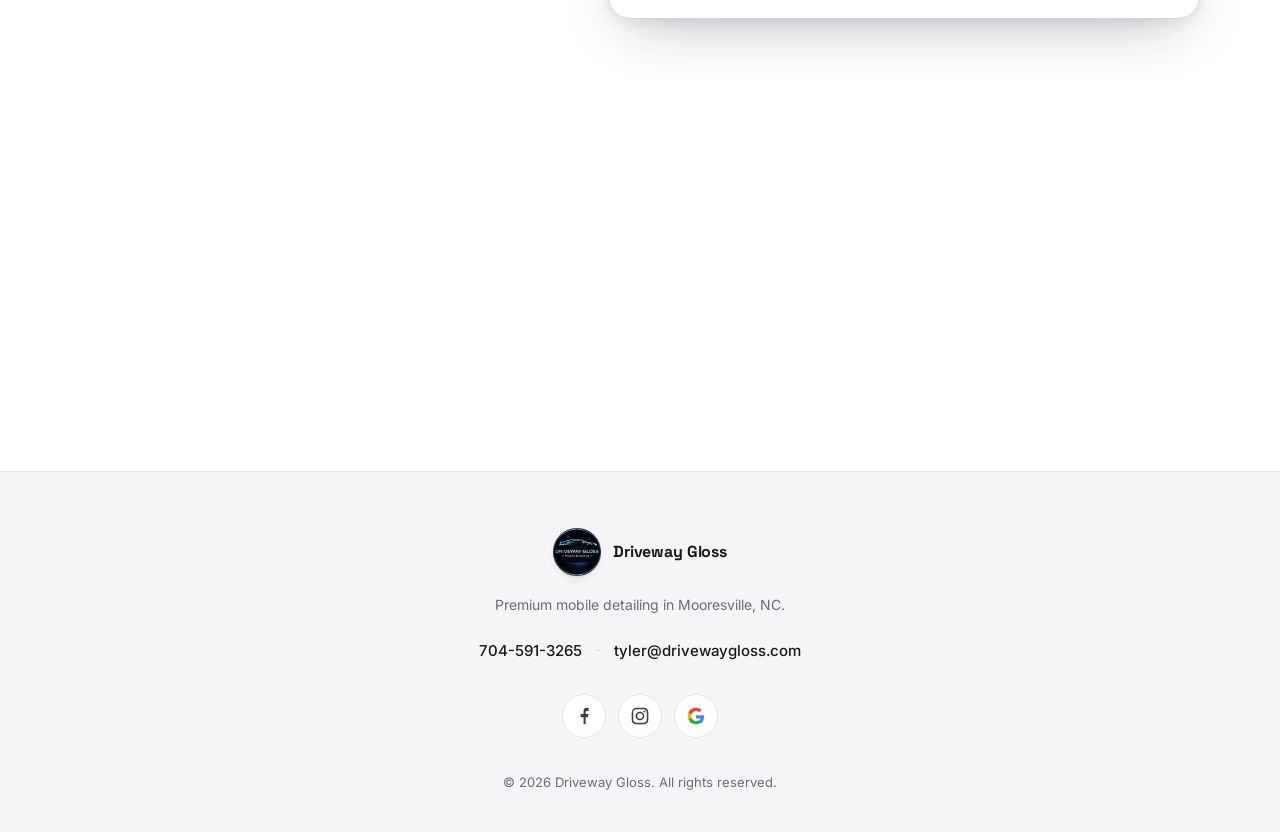
<file: contact.html>
<!DOCTYPE html>
<html lang="en">
<head>
  <meta charset="UTF-8" />
  <meta name="viewport" content="width=device-width, initial-scale=1.0" />
  <title>Contact Driveway Gloss | Free Detailing Quote in Mooresville, NC</title>
  <meta name="description" content="Get a free mobile car detailing quote from Driveway Gloss in Mooresville, NC. Call or text 704-591-3265, or send a quote request and Tyler will reach out within a couple of hours." />
  <meta name="theme-color" content="#ffffff" />

  <!-- Sticky call bar: pre-paint dismissed-state check (runs before first paint to prevent a flash). -->
  <script>
    (function () {
      try {
        var KEY = 'sticky-call-dismissed';
        var navEntry = (performance.getEntriesByType && performance.getEntriesByType('navigation')[0]) || null;
        var isReload = navEntry
          ? navEntry.type === 'reload'
          : (performance.navigation && performance.navigation.type === 1);
        if (isReload) {
          sessionStorage.removeItem(KEY);
        } else if (sessionStorage.getItem(KEY) === '1') {
          document.documentElement.classList.add('sticky-call-pre-dismissed');
        }
      } catch (e) {}
    })();
  </script>

  <link rel="icon" type="image/jpeg" href="images/logo-dark.jpg" />
  <link rel="apple-touch-icon" href="images/logo-dark.jpg" />

  <meta property="og:type" content="website" />
  <meta property="og:title" content="Contact Driveway Gloss | Premium Mobile Auto Detailing" />
  <meta property="og:description" content="Mobile car detailing in Mooresville, NC. Get a free quote. Call or text 704-591-3265." />
  <meta property="og:image" content="images/gallery-4.jpg" />
  <meta property="og:url" content="https://www.drivewaygloss.net/contact.html" />

  <link rel="preconnect" href="https://fonts.googleapis.com" />
  <link rel="preconnect" href="https://fonts.gstatic.com" crossorigin />
  <link href="https://fonts.googleapis.com/css2?family=Space+Grotesk:wght@500;600;700&family=Inter:wght@400;500;600&display=swap" rel="stylesheet" />

  <link rel="stylesheet" href="css/style.css?v=9" />

  <!-- Scroll-reveal elements start at opacity:0 and are switched on by main.js.
       With JavaScript off nothing would ever become visible, so show it all. -->
  <noscript>
    <style>.reveal, .reveal > * { opacity: 1 !important; transform: none !important; }</style>
  </noscript>
</head>
<body>

  <!-- ==================== NAV ==================== -->
  <header class="nav" id="nav">
    <div class="container nav__inner">
      <a href="index.html#top" class="nav__brand" aria-label="Driveway Gloss home">
        <img src="images/logo-dark.jpg" alt="Driveway Gloss mobile detailing logo" class="nav__brand-mark" width="44" height="44" />
        <span class="nav__brand-name">Driveway Gloss</span>
      </a>

      <nav class="nav__links" id="nav-links" aria-label="Primary">
        <a href="index.html">Home</a>
        <a href="services.html">Services</a>
        <a href="about.html">About</a>
        <a href="gallery.html">Gallery</a>
        <a href="contact.html" class="btn btn--small btn--primary nav__cta" aria-current="page">Get a Quote</a>
        <a href="tel:+17045913265" class="nav__call">Call 704-591-3265</a>
      </nav>

      <button class="nav__toggle" id="nav-toggle" aria-label="Toggle menu" aria-expanded="false" aria-controls="nav-links">
        <span></span><span></span><span></span>
      </button>
    </div>
  </header>

  <main id="top">

    <!-- ==================== PAGE HERO ==================== -->
    <section class="page-hero" style="--page-hero-image: url('../images/gallery-4.jpg'); --page-hero-pos: center 45%; --page-hero-shade-top: rgba(10,10,12,0.42); --page-hero-shade-bottom: rgba(10,10,12,0.64);">
      <div class="page-hero__inner">
        <span class="eyebrow">Get In Touch</span>
        <h1 class="page-hero__title">Contact Driveway Gloss</h1>
        <p class="page-hero__lede">Ready to book, or have a question? Send a quote request and Tyler will get back to you within a couple of hours, usually much sooner.</p>
      </div>
    </section>

    <!-- ==================== GET A QUOTE ==================== -->
    <section class="section contact-quote" id="contact">
      <div class="container quote">
        <!-- intro + map share the left column so the map sits directly under the
             contact details. Kept as one wrapper because the form column is far
             taller; as separate grid items the map was pushed to a second row
             whose height the form dictated, leaving a large void under the intro.
             The wrapper dissolves below 961px (see .quote__side) so the mobile
             stacking order is unchanged. -->
        <div class="quote__side">
        <div class="quote__intro reveal">
          <span class="eyebrow">Get a Quote</span>
          <h2 class="section__title">Tell us about your car.</h2>
          <p class="section__lede">Pricing varies based on vehicle size and condition.</p>

          <ul class="contact__info">
            <li>
              <span class="contact__label">Call or Text</span>
              <a href="tel:+17045913265">704-591-3265</a>
            </li>
            <li>
              <span class="contact__label">Email</span>
              <a href="mailto:tyler@drivewaygloss.com">tyler@drivewaygloss.com</a>
            </li>
            <li>
              <span class="contact__label">Service Area</span>
              <span>Mooresville, NC &amp; surrounding</span>
            </li>
          </ul>

        </div>

        <div class="quote__map-wrap reveal">
          <a href="https://www.google.com/maps/place/Driveway+Gloss+Mobile+Detailing/data=!4m2!3m1!1s0x0:0xab284bf9c8b7103c?sa=X&amp;ved=1t:2428&amp;hl=en&amp;ictx=111" target="_blank" rel="noopener" class="quote__stars" aria-label="Five stars on Google, read our reviews">
            <span class="quote__stars-rating" aria-hidden="true">
              <svg viewBox="0 0 24 24"><path fill="#FBBC05" d="M12 17.27L18.18 21l-1.64-7.03L22 9.24l-7.19-.61L12 2 9.19 8.63 2 9.24l5.46 4.73L5.82 21z"/></svg>
              <svg viewBox="0 0 24 24"><path fill="#FBBC05" d="M12 17.27L18.18 21l-1.64-7.03L22 9.24l-7.19-.61L12 2 9.19 8.63 2 9.24l5.46 4.73L5.82 21z"/></svg>
              <svg viewBox="0 0 24 24"><path fill="#FBBC05" d="M12 17.27L18.18 21l-1.64-7.03L22 9.24l-7.19-.61L12 2 9.19 8.63 2 9.24l5.46 4.73L5.82 21z"/></svg>
              <svg viewBox="0 0 24 24"><path fill="#FBBC05" d="M12 17.27L18.18 21l-1.64-7.03L22 9.24l-7.19-.61L12 2 9.19 8.63 2 9.24l5.46 4.73L5.82 21z"/></svg>
              <svg viewBox="0 0 24 24"><path fill="#FBBC05" d="M12 17.27L18.18 21l-1.64-7.03L22 9.24l-7.19-.61L12 2 9.19 8.63 2 9.24l5.46 4.73L5.82 21z"/></svg>
            </span>
            <span class="quote__stars-text">Five Stars on <span class="quote__stars-google" aria-hidden="true"><span style="color:#4285F4">G</span><span style="color:#EA4335">o</span><span style="color:#FBBC05">o</span><span style="color:#4285F4">g</span><span style="color:#34A853">l</span><span style="color:#EA4335">e</span></span></span>
          </a>
          <div class="quote__map">
            <iframe
              src="https://maps.google.com/maps?q=Mooresville,+North+Carolina&amp;t=&amp;z=11&amp;ie=UTF8&amp;iwloc=&amp;output=embed"
              loading="lazy"
              referrerpolicy="no-referrer-when-downgrade"
              title="Driveway Gloss service area: Mooresville, North Carolina"></iframe>
            <a href="https://www.google.com/maps/place/Driveway+Gloss+Mobile+Detailing/data=!4m2!3m1!1s0x0:0xab284bf9c8b7103c?sa=X&amp;ved=1t:2428&amp;hl=en&amp;ictx=111" target="_blank" rel="noopener" class="quote__map-cta" aria-label="Open Driveway Gloss on Google Maps">
              <svg viewBox="0 0 24 24" aria-hidden="true" width="16" height="16">
                <path fill="#4285f4" d="M21.35 11.1H12v3.79h5.4a4.6 4.6 0 0 1-2 3.04v2.5h3.23c1.9-1.74 2.99-4.32 2.99-7.4 0-.65-.06-1.3-.17-1.93z"/>
                <path fill="#34a853" d="M12 22c2.7 0 4.97-.9 6.62-2.42l-3.23-2.5c-.9.6-2.05.96-3.4.96-2.6 0-4.8-1.76-5.6-4.13H2.96v2.6A10 10 0 0 0 12 22z"/>
                <path fill="#fbbc05" d="M6.4 13.91A6 6 0 0 1 6.07 12c0-.66.12-1.3.34-1.91V7.49H2.96A10 10 0 0 0 2 12c0 1.62.39 3.16 1 4.51l3.4-2.6z"/>
                <path fill="#ea4335" d="M12 5.96c1.47 0 2.78.5 3.81 1.49l2.86-2.86A10 10 0 0 0 12 2 10 10 0 0 0 2.96 7.49l3.42 2.6C7.2 7.72 9.4 5.96 12 5.96z"/>
              </svg>
              <span>View on Google Maps</span>
            </a>
          </div>
          <a href="https://www.google.com/maps/place/Driveway+Gloss+Mobile+Detailing/data=!4m2!3m1!1s0x0:0xab284bf9c8b7103c?sa=X&amp;ved=1t:2428&amp;hl=en&amp;ictx=111" target="_blank" rel="noopener" class="quote__map-callout" aria-label="Find Driveway Gloss on Google Maps">
            <img src="images/logo-dark.jpg" alt="" class="quote__map-logo" width="48" height="48" />
            <span class="quote__map-callout-text">
              <strong>Find us on Google Maps</strong>
              <span>Driveway Gloss Mobile Detailing</span>
            </span>
            <svg class="quote__map-arrow" viewBox="0 0 24 24" aria-hidden="true">
              <path d="M7 17L17 7M9 7h8v8" fill="none" stroke="currentColor" stroke-width="2" stroke-linecap="round" stroke-linejoin="round"/>
            </svg>
          </a>
        </div>
        </div>

        <form class="quote-form reveal" id="quote-form">
          <!-- Sits inside the card rather than above it: .quote is a two-column
               grid, so a sibling here would be placed in the next grid cell
               instead of stacking over the form. -->
          <div class="quote-form__brand">
            <img src="images/logo-wordmark.png" alt="Driveway Gloss Mobile Detailing" width="900" height="365" />
          </div>

          <fieldset class="quote-form__group">
            <legend>Individual Services</legend>
            <p class="quote-form__hint">Pick one, or choose a full package below.</p>
            <div class="radio-group">
              <label class="radio-tile">
                <input type="checkbox" name="services" value="Interior" />
                <span>Interior</span>
              </label>
              <label class="radio-tile">
                <input type="checkbox" name="services" value="Exterior" />
                <span>Exterior</span>
              </label>
              <label class="radio-tile">
                <input type="checkbox" name="services" value="Full Detail" />
                <span>Full Detail</span>
              </label>
            </div>
          </fieldset>

          <fieldset class="quote-form__group">
            <legend>Packages</legend>
            <p class="quote-form__hint">Optional. Choose one full-detail package.</p>
            <div class="radio-group">
              <label class="radio-tile">
                <input type="checkbox" name="service" value="Basic" />
                <span>Basic</span>
              </label>
              <label class="radio-tile radio-tile--popular">
                <input type="checkbox" name="service" value="Signature" />
                <span>Signature</span>
              </label>
              <label class="radio-tile">
                <input type="checkbox" name="service" value="Premium" />
                <span>Premium</span>
              </label>
            </div>
          </fieldset>

          <details class="form-accordion form-accordion--services">
            <summary>Upgrades</summary>
            <div class="form-accordion__content">
              <div class="checkbox-group">
                <label class="checkbox-tile"><input type="checkbox" name="upgrades" value="Headlight Restoration" /><span>Headlight Restoration</span></label>
                <label class="checkbox-tile"><input type="checkbox" name="upgrades" value="Paint Enhancement Polish" /><span>Paint Enhancement Polish</span></label>
                <label class="checkbox-tile"><input type="checkbox" name="upgrades" value="Engine Bay Detail" /><span>Engine Bay Detail</span></label>
                <label class="checkbox-tile"><input type="checkbox" name="upgrades" value="Carpet & Seat Shampoo" /><span>Carpet &amp; Seat Shampoo</span></label>
                <label class="checkbox-tile"><input type="checkbox" name="upgrades" value="Steam Cleaning" /><span>Steam Cleaning</span></label>
                <label class="checkbox-tile"><input type="checkbox" name="upgrades" value="Car Seat Cleaning" /><span>Car Seat Cleaning</span></label>
              </div>
            </div>
          </details>

          <label class="form__field">
            <span>Name</span>
            <input type="text" name="name" autocomplete="name" required />
          </label>

          <label class="form__field">
            <span>Vehicle Make and Model</span>
            <input type="text" name="vehicle" />
          </label>

          <div class="form__row">
            <label class="form__field">
              <span>Phone Number</span>
              <input type="tel" name="phone" autocomplete="tel" required />
            </label>
            <label class="form__field">
              <span>Email</span>
              <input type="email" name="email" autocomplete="email" required />
            </label>
          </div>

          <button type="submit" class="btn btn--primary btn--block">Send Quote Request</button>
          <p class="form__success" hidden>Thanks! Tyler will reach out within a couple of hours.</p>
          <p class="form__error" hidden>Something went wrong. Please call or text 704-591-3265.</p>
        </form>
      </div>
    </section>

    <!-- ==================== PREFER TO CALL CTA ==================== -->
    <section class="section section--tight section--photo-bg cta-band" id="call-cta">
      <div class="container cta-band__inner">
        <h2 class="cta-band__title">Prefer to just call?</h2>
        <p class="cta-band__sub">Tyler answers personally. No call center, no runaround. It's the fastest way to get a quote, ask a question, and lock in a time.</p>
        <div class="cta-band__actions">
          <a href="tel:+17045913265" class="btn btn--primary cta-band__btn">Call 704-591-3265</a>
          <a href="mailto:tyler@drivewaygloss.com" class="btn btn--ghost cta-band__btn cta-band__btn--ghost">Email Us</a>
        </div>
      </div>
    </section>

  </main>

  <!-- ==================== FOOTER ==================== -->
  <footer class="footer">
    <div class="container footer__inner">
      <div class="footer__brand">
        <img src="images/logo-dark.jpg" alt="Driveway Gloss mobile detailing logo" class="nav__brand-mark" width="48" height="48" />
        <span>Driveway Gloss</span>
      </div>
      <p class="footer__tag">Premium mobile detailing in Mooresville, NC.</p>

      <div class="footer__contact">
        <a href="tel:+17045913265">704-591-3265</a>
        <span class="footer__divider" aria-hidden="true">·</span>
        <a href="mailto:tyler@drivewaygloss.com">tyler@drivewaygloss.com</a>
      </div>

      <nav class="footer__social" aria-label="Social links">
        <a href="https://www.facebook.com/profile.php?id=61578492765058" target="_blank" rel="noopener" aria-label="Facebook">
          <svg viewBox="0 0 24 24" aria-hidden="true"><path d="M14 13.5h2.5l1-4H14V8c0-1.03 0-2 2-2h1.5V2.14C17.17 2.09 16.16 2 15.1 2 12.95 2 11.5 3.31 11.5 5.7v3.8H8v4h3.5V22h2.5z" fill="currentColor"/></svg>
        </a>
        <a href="https://www.instagram.com/drivewaygloss/" target="_blank" rel="noopener" aria-label="Instagram">
          <svg viewBox="0 0 24 24" aria-hidden="true"><path d="M12 2c-2.7 0-3 0-4.1.06-1 .04-1.7.2-2.3.4a4.6 4.6 0 0 0-1.7 1.1 4.6 4.6 0 0 0-1.1 1.7c-.2.6-.4 1.3-.4 2.3C2 8.6 2 9 2 12s0 3.4.06 4.5c.04 1 .2 1.7.4 2.3a4.6 4.6 0 0 0 1.1 1.7 4.6 4.6 0 0 0 1.7 1.1c.6.2 1.3.4 2.3.4 1.1.06 1.4.06 4.4.06s3.4 0 4.5-.06c1-.04 1.7-.2 2.3-.4a4.6 4.6 0 0 0 1.7-1.1 4.6 4.6 0 0 0 1.1-1.7c.2-.6.4-1.3.4-2.3.06-1.1.06-1.4.06-4.4s0-3.4-.06-4.5c-.04-1-.2-1.7-.4-2.3a4.6 4.6 0 0 0-1.1-1.7 4.6 4.6 0 0 0-1.7-1.1c-.6-.2-1.3-.4-2.3-.4C15.4 2 15 2 12 2zm0 1.8c2.65 0 2.96 0 4 .06.95.05 1.5.2 1.85.34.46.18.8.4 1.15.75.35.35.57.69.75 1.15.14.36.3.9.34 1.85.05 1.05.06 1.36.06 4s0 3-.06 4.04c-.04.95-.2 1.5-.34 1.85a3 3 0 0 1-.75 1.15c-.35.35-.7.57-1.15.75-.36.14-.9.3-1.85.34-1.04.05-1.36.06-4 .06s-2.96 0-4-.06c-.95-.04-1.5-.2-1.85-.34a3 3 0 0 1-1.15-.75 3 3 0 0 1-.75-1.15c-.14-.36-.3-.9-.34-1.85-.05-1.05-.06-1.36-.06-4s0-2.95.06-4c.04-.95.2-1.5.34-1.85.18-.46.4-.8.75-1.15.35-.35.69-.57 1.15-.75.36-.14.9-.3 1.85-.34 1.04-.05 1.36-.06 4-.06zm0 3.06A5.15 5.15 0 1 0 12 17.15 5.15 5.15 0 0 0 12 6.85zm0 8.5a3.35 3.35 0 1 1 0-6.7 3.35 3.35 0 0 1 0 6.7zm6.55-8.7a1.2 1.2 0 1 1-2.4 0 1.2 1.2 0 0 1 2.4 0z" fill="currentColor"/></svg>
        </a>
        <a href="https://www.google.com/maps/place/Driveway+Gloss+Mobile+Detailing/data=!4m2!3m1!1s0x0:0xab284bf9c8b7103c?sa=X&amp;ved=1t:2428&amp;hl=en&amp;ictx=111" target="_blank" rel="noopener" aria-label="Google reviews">
          <svg viewBox="0 0 24 24" aria-hidden="true"><path d="M21.35 11.1H12v3.79h5.4a4.6 4.6 0 0 1-2 3.04v2.5h3.23c1.9-1.74 2.99-4.32 2.99-7.4 0-.65-.06-1.3-.17-1.93z" fill="#4285f4"/><path d="M12 22c2.7 0 4.97-.9 6.62-2.42l-3.23-2.5c-.9.6-2.05.96-3.4.96-2.6 0-4.8-1.76-5.6-4.13H2.96v2.6A10 10 0 0 0 12 22z" fill="#34a853"/><path d="M6.4 13.91A6 6 0 0 1 6.07 12c0-.66.12-1.3.34-1.91V7.49H2.96A10 10 0 0 0 2 12c0 1.62.39 3.16 1 4.51l3.4-2.6z" fill="#fbbc05"/><path d="M12 5.96c1.47 0 2.78.5 3.81 1.49l2.86-2.86A10 10 0 0 0 12 2 10 10 0 0 0 2.96 7.49l3.42 2.6C7.2 7.72 9.4 5.96 12 5.96z" fill="#ea4335"/></svg>
        </a>
      </nav>

      <p class="footer__legal">© <span id="year"></span> Driveway Gloss. All rights reserved.</p>
    </div>
  </footer>

  <!-- ==================== STICKY CALL BAR (mobile only) ==================== -->
  <aside class="sticky-call" id="stickyCall" aria-label="Call Driveway Gloss">
    <button class="sticky-call__close" id="stickyCallClose" type="button" aria-label="Dismiss">
      <svg viewBox="0 0 24 24" aria-hidden="true">
        <path d="M6 6l12 12M18 6L6 18" fill="none" stroke="currentColor" stroke-width="2.4" stroke-linecap="round"/>
      </svg>
    </button>

    <div class="sticky-call__text">
      <span class="sticky-call__title">Free Quote</span>
      <span class="sticky-call__tag">No obligation · Mobile detailing near you</span>
    </div>

    <a class="sticky-call__btn" href="tel:+17045913265" aria-label="Call 704-591-3265">
      <span class="sticky-call__btn-icon" aria-hidden="true">
        <svg viewBox="0 0 24 24" aria-hidden="true">
          <path d="M6.6 10.8a15.5 15.5 0 0 0 6.6 6.6l2.2-2.2a1 1 0 0 1 1.02-.24 11.4 11.4 0 0 0 3.57.57 1 1 0 0 1 1 1V20a1 1 0 0 1-1 1A17 17 0 0 1 3 4a1 1 0 0 1 1-1h3.5a1 1 0 0 1 1 1 11.4 11.4 0 0 0 .57 3.57 1 1 0 0 1-.25 1.02z" fill="currentColor"/>
        </svg>
      </span>
      <span class="sticky-call__btn-text">
        <span class="sticky-call__btn-label">Call Now</span>
        <span class="sticky-call__btn-num">704-591-3265</span>
      </span>
    </a>
  </aside>

  <script src="js/main.js?v=9" defer></script>
</body>
</html>
</file>
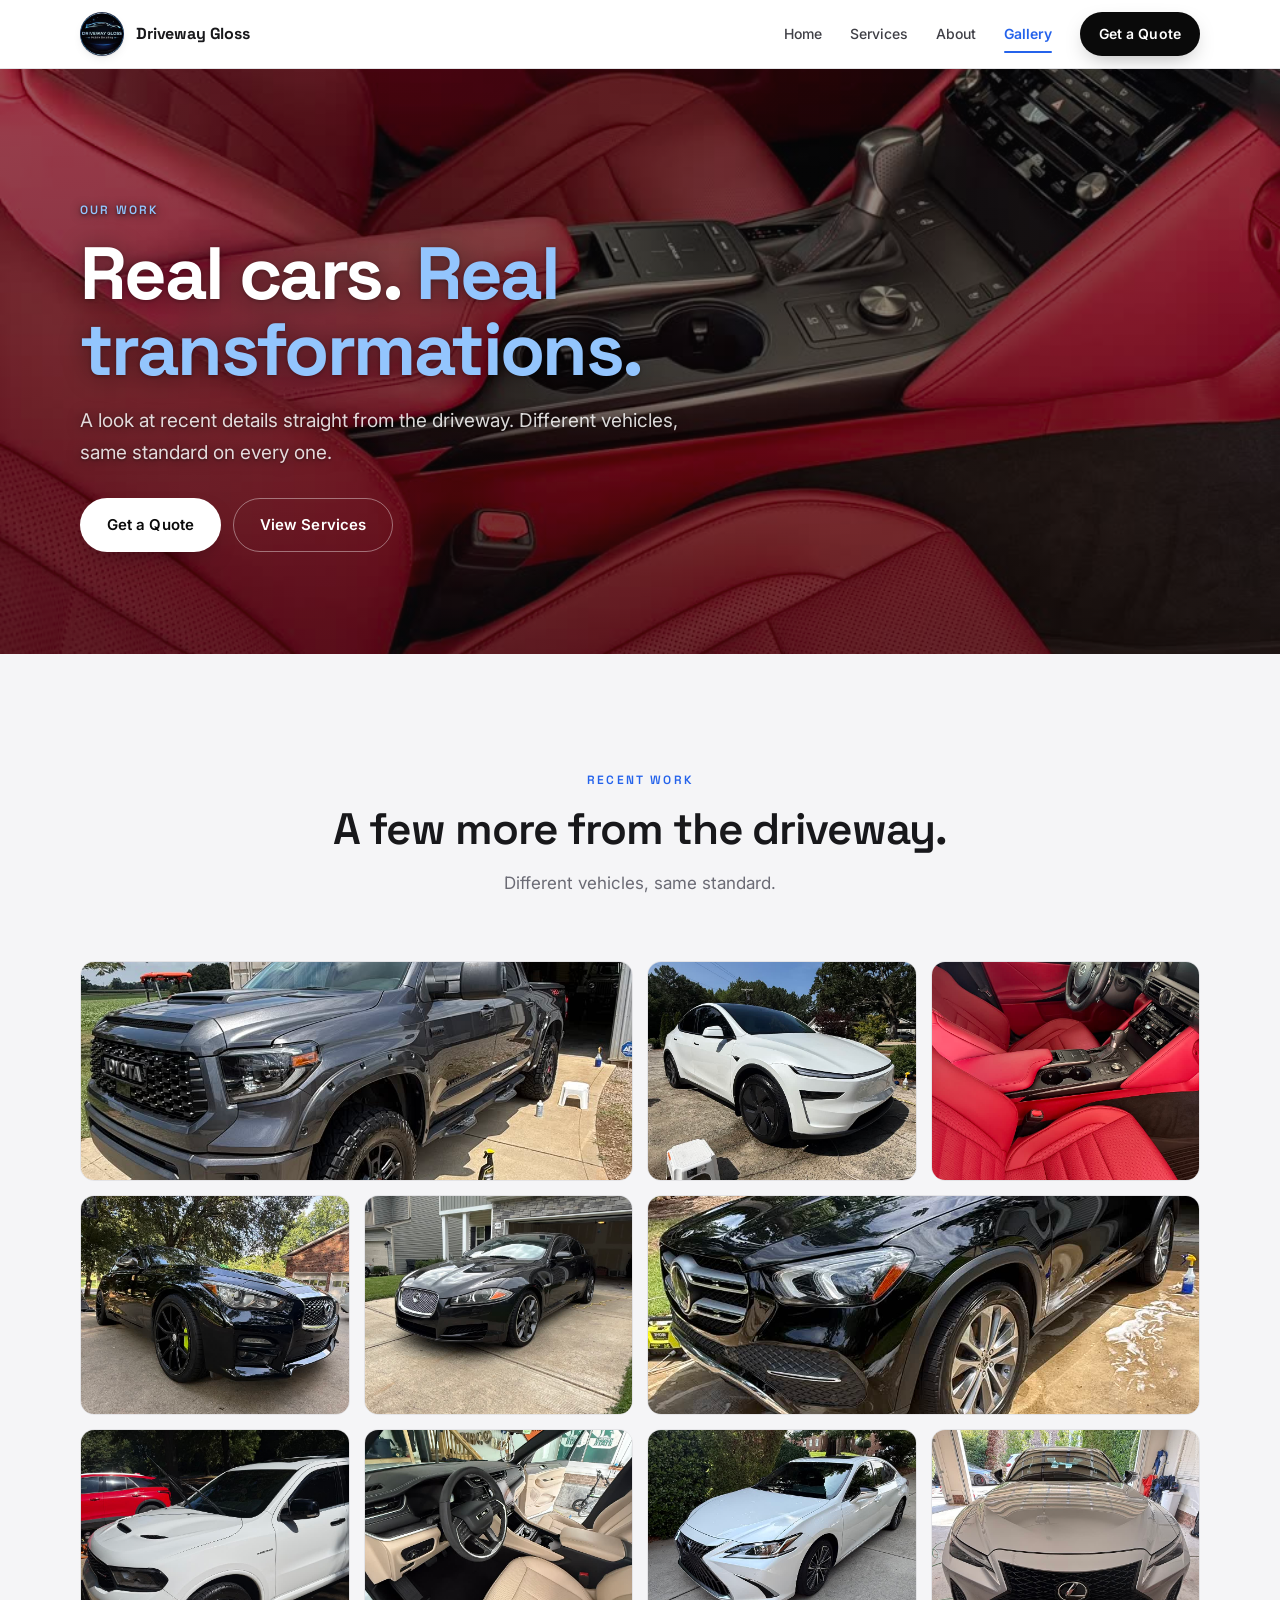
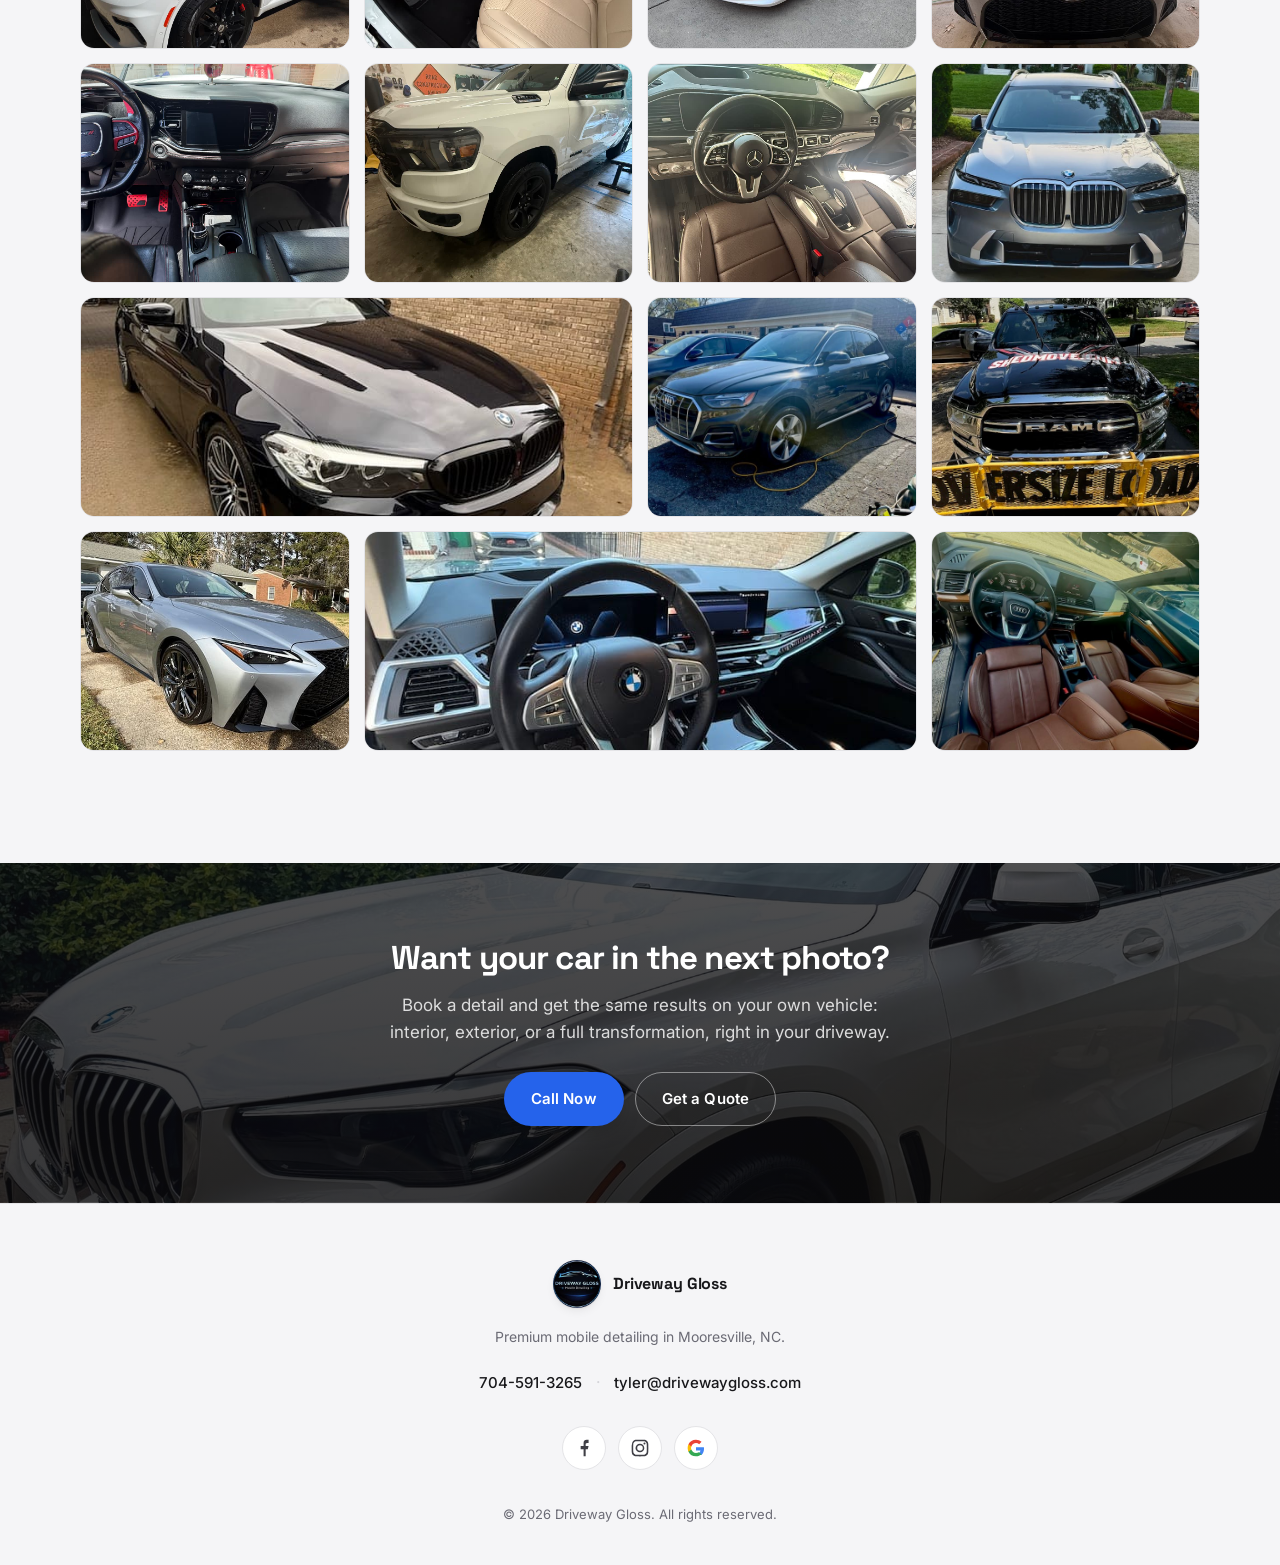
<file: gallery.html>
<!DOCTYPE html>
<html lang="en">
<head>
  <meta charset="UTF-8" />
  <meta name="viewport" content="width=device-width, initial-scale=1.0" />
  <title>Gallery | Driveway Gloss Mobile Auto Detailing in Mooresville, NC</title>
  <meta name="description" content="See recent detailing work from Driveway Gloss in Mooresville, NC. Hand washes, interior deep cleans, paint correction, and real before-and-after transformations." />
  <meta name="theme-color" content="#ffffff" />

  <!-- Sticky call bar: pre-paint dismissed-state check (runs before first paint to prevent a flash). -->
  <script>
    (function () {
      try {
        var KEY = 'sticky-call-dismissed';
        var navEntry = (performance.getEntriesByType && performance.getEntriesByType('navigation')[0]) || null;
        var isReload = navEntry
          ? navEntry.type === 'reload'
          : (performance.navigation && performance.navigation.type === 1);
        if (isReload) {
          sessionStorage.removeItem(KEY);
        } else if (sessionStorage.getItem(KEY) === '1') {
          document.documentElement.classList.add('sticky-call-pre-dismissed');
        }
      } catch (e) {}
    })();
  </script>

  <link rel="icon" type="image/jpeg" href="images/logo-dark.jpg" />
  <link rel="apple-touch-icon" href="images/logo-dark.jpg" />

  <meta property="og:type" content="website" />
  <meta property="og:title" content="Gallery | Driveway Gloss Premium Mobile Auto Detailing" />
  <meta property="og:description" content="Recent detailing work and before-and-after transformations from Driveway Gloss, Mooresville, NC." />
  <meta property="og:image" content="images/gallery-4.jpg" />
  <meta property="og:url" content="https://www.drivewaygloss.net/gallery.html" />

  <link rel="preconnect" href="https://fonts.googleapis.com" />
  <link rel="preconnect" href="https://fonts.gstatic.com" crossorigin />
  <link href="https://fonts.googleapis.com/css2?family=Space+Grotesk:wght@500;600;700&family=Inter:wght@400;500;600&display=swap" rel="stylesheet" />

  <link rel="stylesheet" href="css/style.css?v=9" />

  <!-- Scroll-reveal elements start at opacity:0 and are switched on by main.js.
       With JavaScript off nothing would ever become visible, so show it all. -->
  <noscript>
    <style>.reveal, .reveal > * { opacity: 1 !important; transform: none !important; }</style>
  </noscript>
</head>
<body>

  <!-- ==================== NAV ==================== -->
  <header class="nav" id="nav">
    <div class="container nav__inner">
      <a href="index.html#top" class="nav__brand" aria-label="Driveway Gloss home">
        <img src="images/logo-dark.jpg" alt="Driveway Gloss mobile detailing logo" class="nav__brand-mark" width="44" height="44" />
        <span class="nav__brand-name">Driveway Gloss</span>
      </a>

      <nav class="nav__links" id="nav-links" aria-label="Primary">
        <a href="index.html">Home</a>
        <a href="services.html">Services</a>
        <a href="about.html">About</a>
        <a href="gallery.html" aria-current="page">Gallery</a>
        <a href="contact.html" class="btn btn--small btn--primary nav__cta">Get a Quote</a>
        <a href="tel:+17045913265" class="nav__call">Call 704-591-3265</a>
      </nav>

      <button class="nav__toggle" id="nav-toggle" aria-label="Toggle menu" aria-expanded="false" aria-controls="nav-links">
        <span></span><span></span><span></span>
      </button>
    </div>
  </header>

  <main id="top">

    <!-- ==================== PAGE HERO ==================== -->
    <section class="page-hero" style="--page-hero-image: url('../images/detail-red-interior.jpg'); --page-hero-pos: center 50%; --page-hero-shade-top: rgba(10,10,12,0.38); --page-hero-shade-bottom: rgba(10,10,12,0.60);">
      <div class="page-hero__inner">
        <span class="eyebrow">Our Work</span>
        <h1 class="page-hero__title">Real cars. <span class="accent">Real transformations.</span></h1>
        <p class="page-hero__lede">A look at recent details straight from the driveway. Different vehicles, same standard on every one.</p>
        <div class="page-hero__cta">
          <a class="btn btn--primary" href="contact.html">Get a Quote</a>
          <a class="btn btn--ghost" href="services.html">View Services</a>
        </div>
      </div>
    </section>

    <!-- ==================== RECENT WORK GALLERY ==================== -->
    <section class="section section--alt" id="recent-work">
      <div class="container">
        <header class="section__head reveal">
          <span class="eyebrow">Recent Work</span>
          <h2 class="section__title">A few more from the driveway.</h2>
          <p class="section__lede">Different vehicles, same standard.</p>
        </header>

        <div class="gallery gallery--full reveal" id="galleryGrid">
          <a class="gallery__item gallery__item--wide" href="contact.html" aria-label="Gray Toyota Tundra TRD Pro after a detail">
            <img src="images/detail-tundra-gray.jpg" alt="Gray Toyota Tundra TRD Pro with a glossy finish after a full exterior detail" loading="lazy" />
          </a>
          <a class="gallery__item" href="contact.html" aria-label="White Tesla Model Y with a deep gloss finish">
            <img src="images/detail-tesla-white.jpg" alt="White Tesla Model Y after a full exterior detail with deep gloss" loading="lazy" />
          </a>
          <a class="gallery__item" href="contact.html" aria-label="Lexus IS red leather interior detailed">
            <img src="images/detail-red-interior.jpg" alt="Lexus IS red leather interior cleaned and detailed" loading="lazy" />
          </a>
          <a class="gallery__item" href="contact.html" aria-label="Black Infiniti Q50 with glossy paint">
            <img src="images/detail-infiniti-q50.jpg" alt="Black Infiniti Q50 with mirror-gloss paint and green calipers after a detail" loading="lazy" />
          </a>
          <a class="gallery__item" href="contact.html" aria-label="Dark grey Jaguar XF after an exterior detail">
            <img src="images/detail-jaguar-xf.jpg" alt="Dark grey Jaguar XF with a glossy finish in a customer driveway" loading="lazy" />
          </a>
          <a class="gallery__item gallery__item--wide" href="contact.html" aria-label="Black Mercedes-Benz GLE after a wash and detail">
            <img src="images/detail-mercedes-gle.jpg" alt="Black Mercedes-Benz GLE SUV with deep gloss after a full wash and detail" loading="lazy" />
          </a>
          <a class="gallery__item" href="contact.html" aria-label="White Dodge Durango R/T after a detail">
            <img src="images/detail-durango-white.jpg" alt="White Dodge Durango R/T with glossy paint after an exterior detail" loading="lazy" />
          </a>
          <a class="gallery__item" href="contact.html" aria-label="Jeep Grand Cherokee tan leather interior">
            <img src="images/detail-jeep-interior.jpg" alt="Jeep Grand Cherokee tan leather interior after a full interior detail" loading="lazy" />
          </a>
          <a class="gallery__item" href="contact.html" aria-label="White Lexus ES after an exterior detail">
            <img src="images/detail-lexus-es-white.jpg" alt="White Lexus ES with a deep gloss finish in a driveway" loading="lazy" />
          </a>
          <a class="gallery__item" href="contact.html" aria-label="Silver Lexus IS front after a detail">
            <img src="images/detail-lexus-is-silver.jpg" alt="Silver Lexus IS front end after a full detail" loading="lazy" />
          </a>
          <a class="gallery__item" href="contact.html" aria-label="Dodge Durango R/T interior detailed">
            <img src="images/detail-durango-interior.jpg" alt="Dodge Durango R/T black leather interior with red accents after a detail" loading="lazy" />
          </a>
          <a class="gallery__item" href="contact.html" aria-label="White RAM 1500 after an exterior detail">
            <img src="images/detail-ram-1500.jpg" alt="White RAM 1500 with a glossy finish after an exterior detail" loading="lazy" />
          </a>
          <a class="gallery__item" href="contact.html" aria-label="Mercedes-Benz GLE interior detailed">
            <img src="images/detail-mercedes-interior.jpg" alt="Mercedes-Benz GLE interior with brown leather after a full interior detail" loading="lazy" />
          </a>
          <a class="gallery__item gallery__item--wide" href="contact.html" aria-label="Black BMW M5 with paint correction">
            <img src="images/about.jpg" alt="Black BMW M5 sedan with deep gloss finish after a full detail" loading="lazy" />
          </a>
          <a class="gallery__item" href="contact.html" aria-label="Vehicle with mirror-finish paint after a Signature detail">
            <img src="images/gallery-4.jpg" alt="Vehicle with mirror-finish paint after a Signature package detail" loading="lazy" />
          </a>
          <a class="gallery__item" href="contact.html" aria-label="Audi Q5 mid-wash">
            <img src="images/gallery-3.jpg" alt="Dark grey Audi Q5 mid-wash on a customer driveway" loading="lazy" />
          </a>
          <a class="gallery__item" href="contact.html" aria-label="Black RAM heavy-duty truck">
            <img src="images/gallery-6.jpg" alt="Black RAM heavy-duty truck after exterior detail" loading="lazy" />
          </a>
          <a class="gallery__item" href="contact.html" aria-label="Vehicle with deep paint gloss after a Premium detail">
            <img src="images/gallery-1.jpg" alt="Vehicle with deep paint gloss after a Premium package detail" loading="lazy" />
          </a>
          <a class="gallery__item gallery__item--wide" href="contact.html" aria-label="BMW interior dashboard after a detail">
            <img src="images/gallery-5.jpg" alt="BMW dashboard and steering wheel after a full interior detail" loading="lazy" />
          </a>
          <a class="gallery__item" href="contact.html" aria-label="Clean car interior after a detail">
            <img src="images/gallery-2.jpg" alt="Clean car interior after a full interior detail" loading="lazy" />
          </a>
        </div>

        <!-- Mobile only. Hidden until main.js confirms there are photos to
             reveal, so with JavaScript off the full grid simply shows. -->
        <div class="gallery__more">
          <button id="galleryMore" class="btn btn--ghost" type="button" aria-expanded="false" aria-controls="galleryGrid" hidden>Show more photos</button>
        </div>
      </div>
    </section>

    <!-- ==================== CTA BAND ==================== -->
    <section class="section section--tight section--photo-bg cta-band" id="gallery-cta">
      <div class="container cta-band__inner">
        <h2 class="cta-band__title">Want your car in the next photo?</h2>
        <p class="cta-band__sub">Book a detail and get the same results on your own vehicle: interior, exterior, or a full transformation, right in your driveway.</p>
        <div class="cta-band__actions">
          <a href="tel:+17045913265" class="btn btn--primary cta-band__btn">Call Now</a>
          <a href="contact.html" class="btn btn--ghost cta-band__btn cta-band__btn--ghost">Get a Quote</a>
        </div>
      </div>
    </section>

  </main>

  <!-- ==================== FOOTER ==================== -->
  <footer class="footer">
    <div class="container footer__inner">
      <div class="footer__brand">
        <img src="images/logo-dark.jpg" alt="Driveway Gloss mobile detailing logo" class="nav__brand-mark" width="48" height="48" />
        <span>Driveway Gloss</span>
      </div>
      <p class="footer__tag">Premium mobile detailing in Mooresville, NC.</p>

      <div class="footer__contact">
        <a href="tel:+17045913265">704-591-3265</a>
        <span class="footer__divider" aria-hidden="true">·</span>
        <a href="mailto:tyler@drivewaygloss.com">tyler@drivewaygloss.com</a>
      </div>

      <nav class="footer__social" aria-label="Social links">
        <a href="https://www.facebook.com/profile.php?id=61578492765058" target="_blank" rel="noopener" aria-label="Facebook">
          <svg viewBox="0 0 24 24" aria-hidden="true"><path d="M14 13.5h2.5l1-4H14V8c0-1.03 0-2 2-2h1.5V2.14C17.17 2.09 16.16 2 15.1 2 12.95 2 11.5 3.31 11.5 5.7v3.8H8v4h3.5V22h2.5z" fill="currentColor"/></svg>
        </a>
        <a href="https://www.instagram.com/drivewaygloss/" target="_blank" rel="noopener" aria-label="Instagram">
          <svg viewBox="0 0 24 24" aria-hidden="true"><path d="M12 2c-2.7 0-3 0-4.1.06-1 .04-1.7.2-2.3.4a4.6 4.6 0 0 0-1.7 1.1 4.6 4.6 0 0 0-1.1 1.7c-.2.6-.4 1.3-.4 2.3C2 8.6 2 9 2 12s0 3.4.06 4.5c.04 1 .2 1.7.4 2.3a4.6 4.6 0 0 0 1.1 1.7 4.6 4.6 0 0 0 1.7 1.1c.6.2 1.3.4 2.3.4 1.1.06 1.4.06 4.4.06s3.4 0 4.5-.06c1-.04 1.7-.2 2.3-.4a4.6 4.6 0 0 0 1.7-1.1 4.6 4.6 0 0 0 1.1-1.7c.2-.6.4-1.3.4-2.3.06-1.1.06-1.4.06-4.4s0-3.4-.06-4.5c-.04-1-.2-1.7-.4-2.3a4.6 4.6 0 0 0-1.1-1.7 4.6 4.6 0 0 0-1.7-1.1c-.6-.2-1.3-.4-2.3-.4C15.4 2 15 2 12 2zm0 1.8c2.65 0 2.96 0 4 .06.95.05 1.5.2 1.85.34.46.18.8.4 1.15.75.35.35.57.69.75 1.15.14.36.3.9.34 1.85.05 1.05.06 1.36.06 4s0 3-.06 4.04c-.04.95-.2 1.5-.34 1.85a3 3 0 0 1-.75 1.15c-.35.35-.7.57-1.15.75-.36.14-.9.3-1.85.34-1.04.05-1.36.06-4 .06s-2.96 0-4-.06c-.95-.04-1.5-.2-1.85-.34a3 3 0 0 1-1.15-.75 3 3 0 0 1-.75-1.15c-.14-.36-.3-.9-.34-1.85-.05-1.05-.06-1.36-.06-4s0-2.95.06-4c.04-.95.2-1.5.34-1.85.18-.46.4-.8.75-1.15.35-.35.69-.57 1.15-.75.36-.14.9-.3 1.85-.34 1.04-.05 1.36-.06 4-.06zm0 3.06A5.15 5.15 0 1 0 12 17.15 5.15 5.15 0 0 0 12 6.85zm0 8.5a3.35 3.35 0 1 1 0-6.7 3.35 3.35 0 0 1 0 6.7zm6.55-8.7a1.2 1.2 0 1 1-2.4 0 1.2 1.2 0 0 1 2.4 0z" fill="currentColor"/></svg>
        </a>
        <a href="https://www.google.com/maps/place/Driveway+Gloss+Mobile+Detailing/data=!4m2!3m1!1s0x0:0xab284bf9c8b7103c?sa=X&amp;ved=1t:2428&amp;hl=en&amp;ictx=111" target="_blank" rel="noopener" aria-label="Google reviews">
          <svg viewBox="0 0 24 24" aria-hidden="true"><path d="M21.35 11.1H12v3.79h5.4a4.6 4.6 0 0 1-2 3.04v2.5h3.23c1.9-1.74 2.99-4.32 2.99-7.4 0-.65-.06-1.3-.17-1.93z" fill="#4285f4"/><path d="M12 22c2.7 0 4.97-.9 6.62-2.42l-3.23-2.5c-.9.6-2.05.96-3.4.96-2.6 0-4.8-1.76-5.6-4.13H2.96v2.6A10 10 0 0 0 12 22z" fill="#34a853"/><path d="M6.4 13.91A6 6 0 0 1 6.07 12c0-.66.12-1.3.34-1.91V7.49H2.96A10 10 0 0 0 2 12c0 1.62.39 3.16 1 4.51l3.4-2.6z" fill="#fbbc05"/><path d="M12 5.96c1.47 0 2.78.5 3.81 1.49l2.86-2.86A10 10 0 0 0 12 2 10 10 0 0 0 2.96 7.49l3.42 2.6C7.2 7.72 9.4 5.96 12 5.96z" fill="#ea4335"/></svg>
        </a>
      </nav>

      <p class="footer__legal">© <span id="year"></span> Driveway Gloss. All rights reserved.</p>
    </div>
  </footer>

  <!-- ==================== STICKY CALL BAR (mobile only) ==================== -->
  <aside class="sticky-call" id="stickyCall" aria-label="Call Driveway Gloss">
    <button class="sticky-call__close" id="stickyCallClose" type="button" aria-label="Dismiss">
      <svg viewBox="0 0 24 24" aria-hidden="true">
        <path d="M6 6l12 12M18 6L6 18" fill="none" stroke="currentColor" stroke-width="2.4" stroke-linecap="round"/>
      </svg>
    </button>

    <div class="sticky-call__text">
      <span class="sticky-call__title">Free Quote</span>
      <span class="sticky-call__tag">No obligation · Mobile detailing near you</span>
    </div>

    <a class="sticky-call__btn" href="tel:+17045913265" aria-label="Call 704-591-3265">
      <span class="sticky-call__btn-icon" aria-hidden="true">
        <svg viewBox="0 0 24 24" aria-hidden="true">
          <path d="M6.6 10.8a15.5 15.5 0 0 0 6.6 6.6l2.2-2.2a1 1 0 0 1 1.02-.24 11.4 11.4 0 0 0 3.57.57 1 1 0 0 1 1 1V20a1 1 0 0 1-1 1A17 17 0 0 1 3 4a1 1 0 0 1 1-1h3.5a1 1 0 0 1 1 1 11.4 11.4 0 0 0 .57 3.57 1 1 0 0 1-.25 1.02z" fill="currentColor"/>
        </svg>
      </span>
      <span class="sticky-call__btn-text">
        <span class="sticky-call__btn-label">Call Now</span>
        <span class="sticky-call__btn-num">704-591-3265</span>
      </span>
    </a>
  </aside>

  <script src="js/main.js?v=9" defer></script>
</body>
</html>
</file>
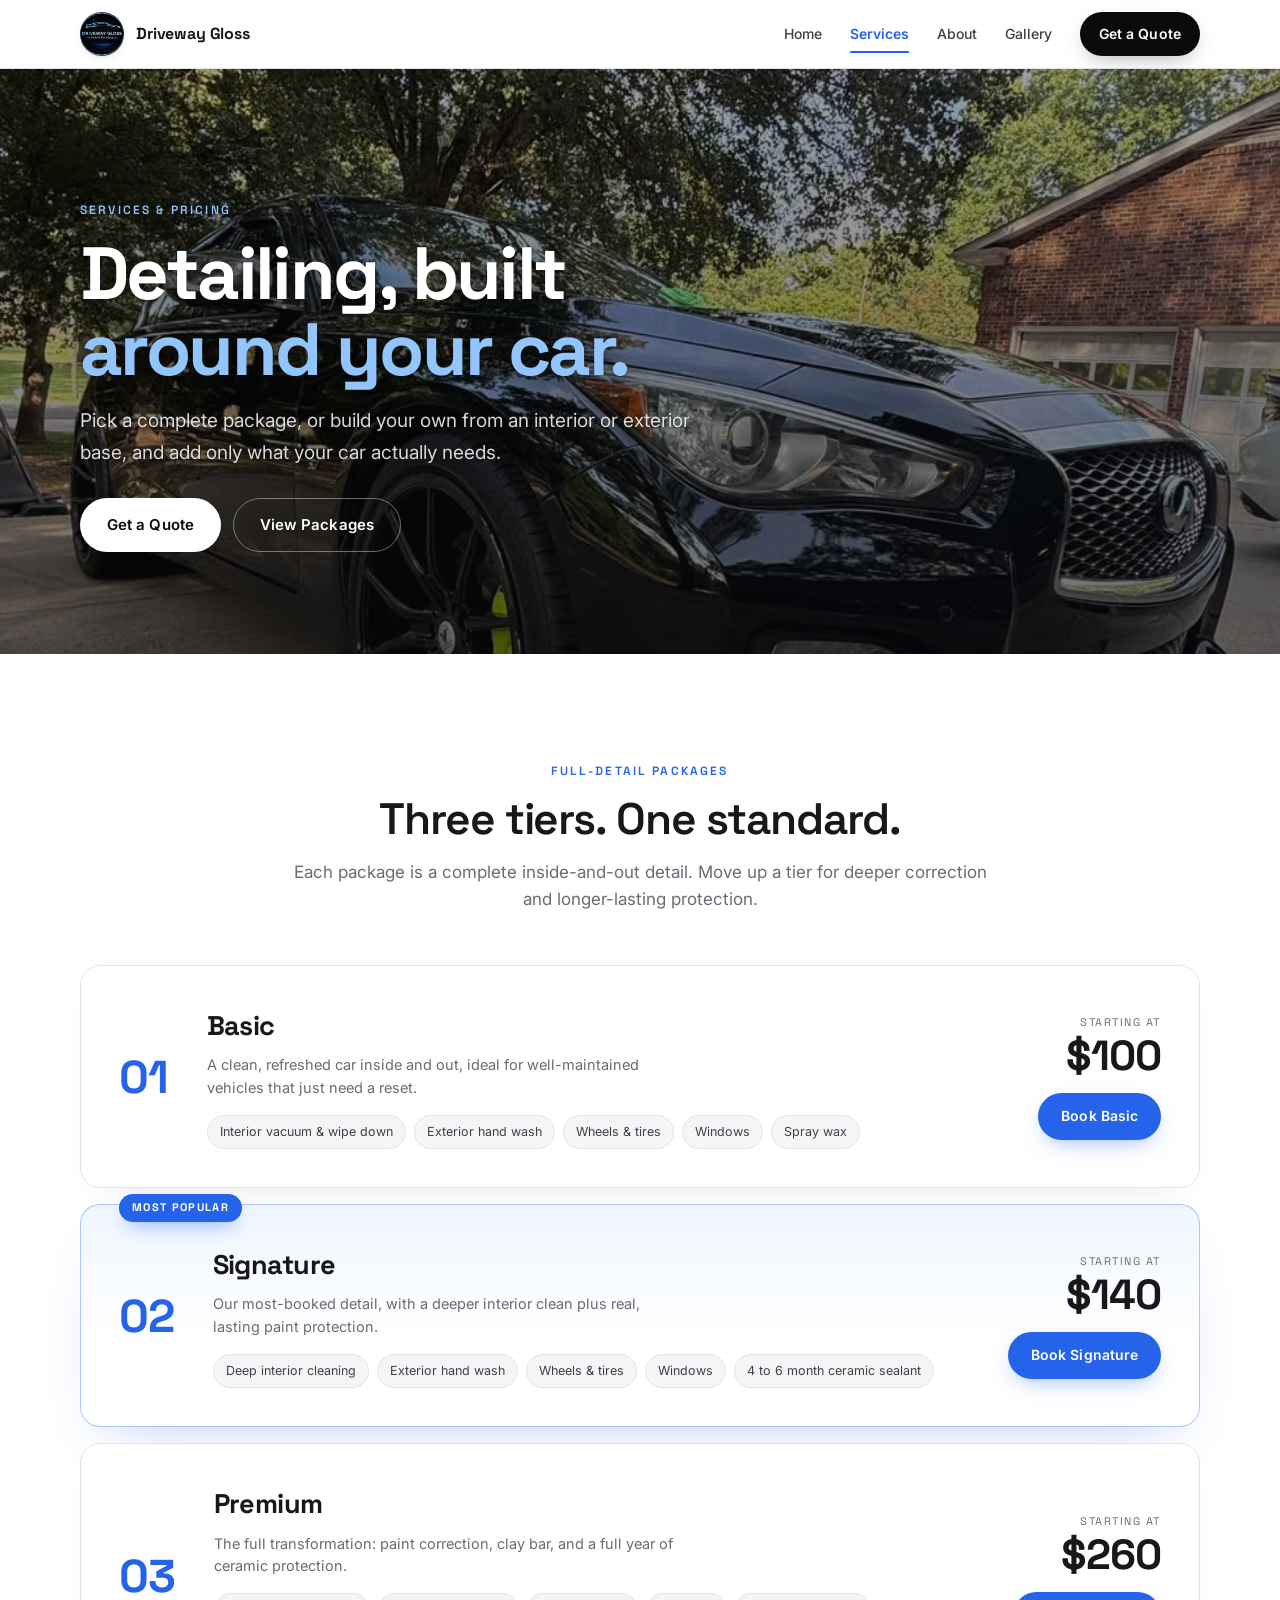
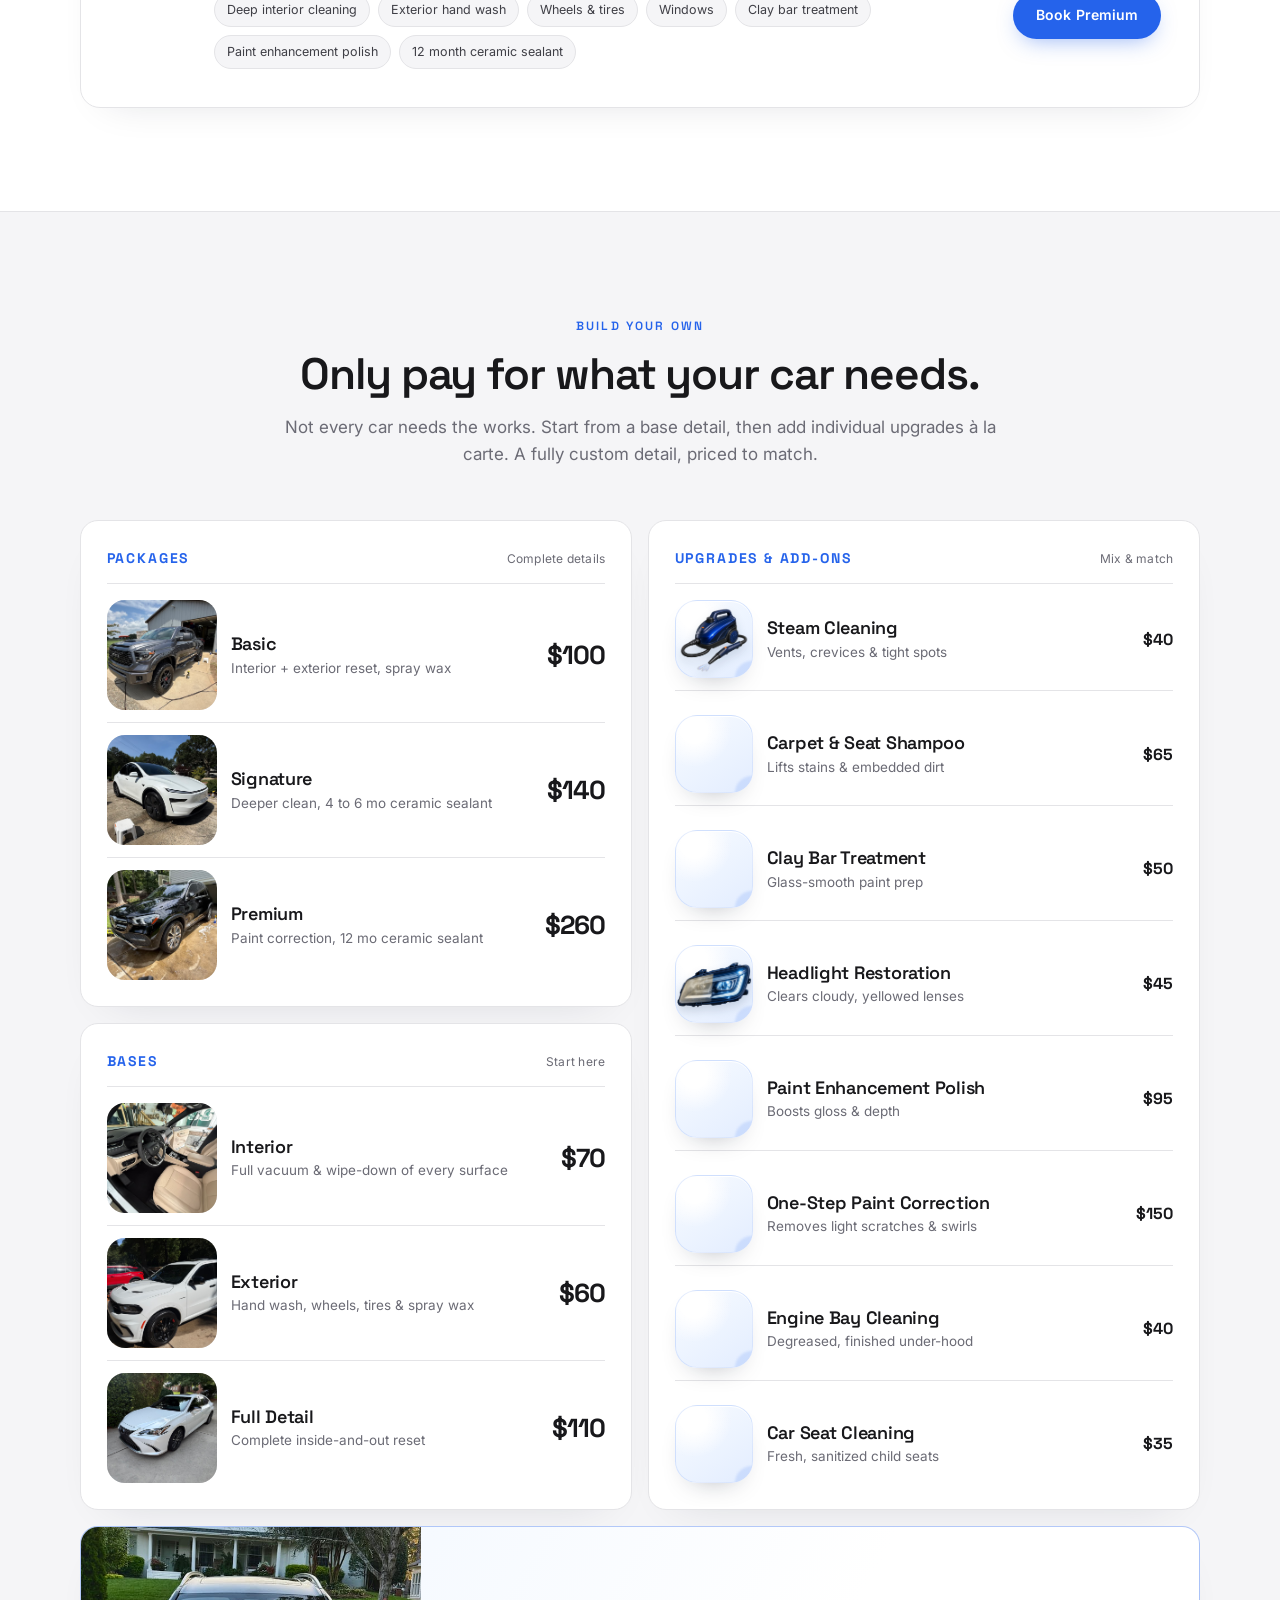
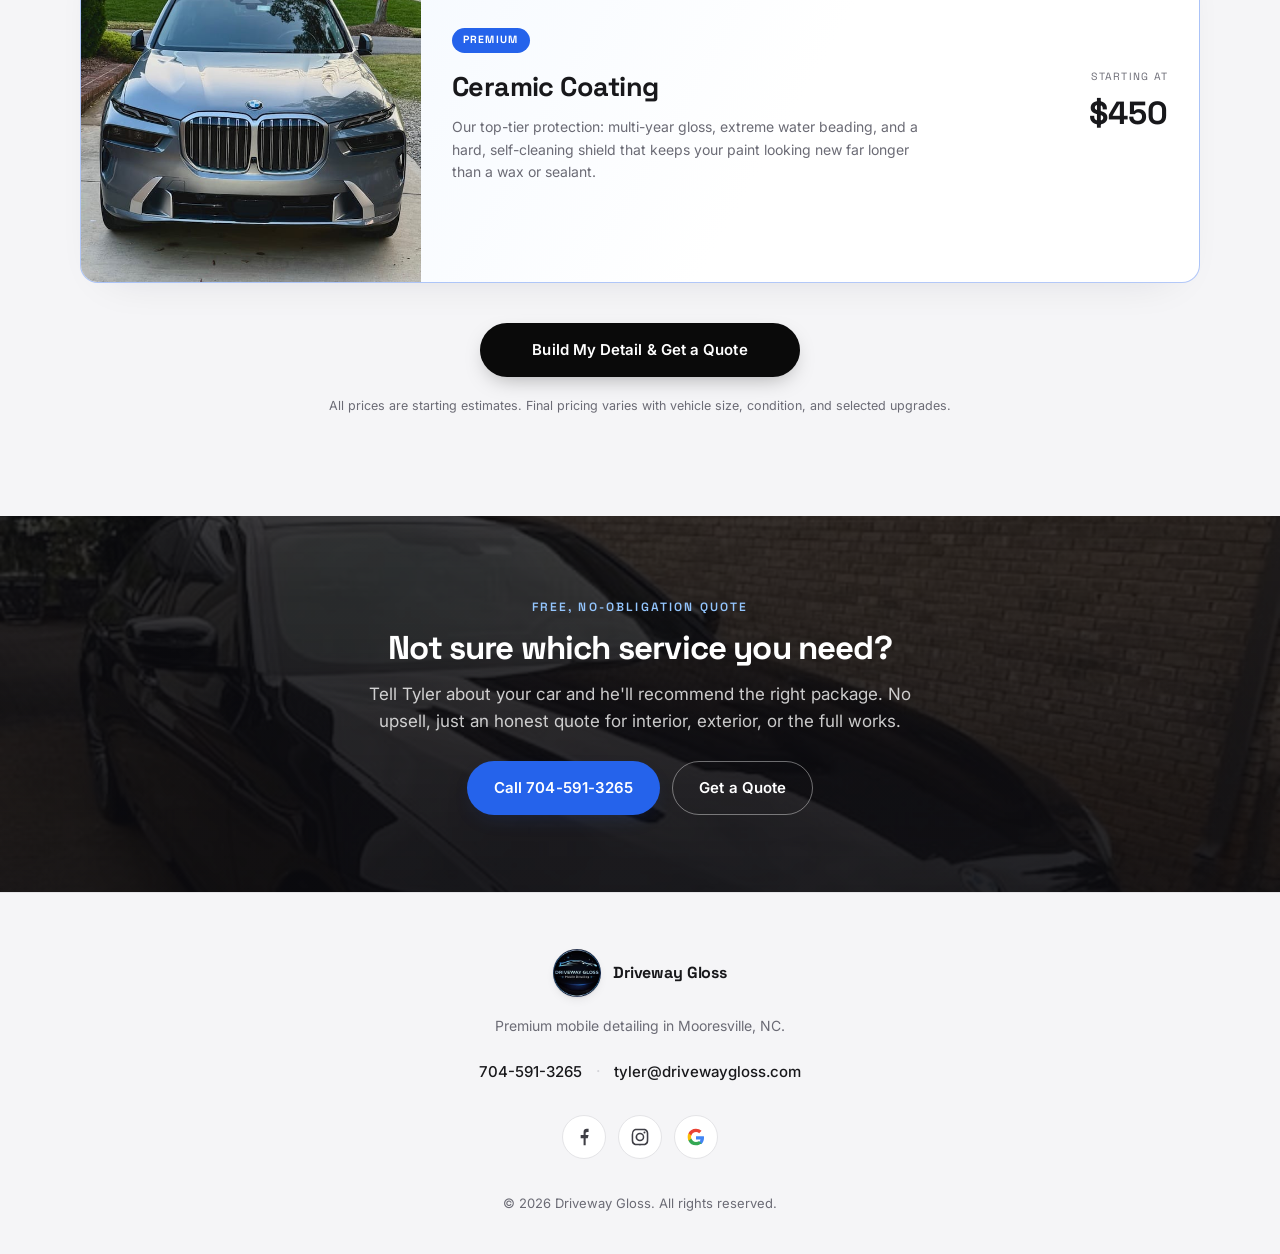
<file: services.html>
<!DOCTYPE html>
<html lang="en">
<head>
  <meta charset="UTF-8" />
  <meta name="viewport" content="width=device-width, initial-scale=1.0" />
  <title>Services &amp; Pricing | Driveway Gloss Mobile Auto Detailing, Mooresville NC</title>
  <meta name="description" content="Driveway Gloss detailing services in Mooresville, NC. Full-detail packages (Basic, Signature, Premium), build-your-own interior and exterior details, paint correction, ceramic sealants, and add-on upgrades." />
  <meta name="theme-color" content="#ffffff" />

  <!-- Sticky call bar: pre-paint dismissed-state check (runs before first paint to prevent a flash). -->
  <script>
    (function () {
      try {
        var KEY = 'sticky-call-dismissed';
        var navEntry = (performance.getEntriesByType && performance.getEntriesByType('navigation')[0]) || null;
        var isReload = navEntry
          ? navEntry.type === 'reload'
          : (performance.navigation && performance.navigation.type === 1);
        if (isReload) {
          sessionStorage.removeItem(KEY);
        } else if (sessionStorage.getItem(KEY) === '1') {
          document.documentElement.classList.add('sticky-call-pre-dismissed');
        }
      } catch (e) {}
    })();
  </script>

  <link rel="icon" type="image/jpeg" href="images/logo-dark.jpg" />
  <link rel="apple-touch-icon" href="images/logo-dark.jpg" />

  <meta property="og:type" content="website" />
  <meta property="og:title" content="Services &amp; Pricing | Driveway Gloss Premium Mobile Auto Detailing" />
  <meta property="og:description" content="Full-detail packages, build-your-own details, paint correction, ceramic sealants, and upgrades. Mooresville, NC." />
  <meta property="og:image" content="images/gallery-4.jpg" />
  <meta property="og:url" content="https://www.drivewaygloss.net/services.html" />

  <link rel="preconnect" href="https://fonts.googleapis.com" />
  <link rel="preconnect" href="https://fonts.gstatic.com" crossorigin />
  <link href="https://fonts.googleapis.com/css2?family=Space+Grotesk:wght@500;600;700&family=Inter:wght@400;500;600&display=swap" rel="stylesheet" />

  <link rel="stylesheet" href="css/style.css?v=9" />

  <!-- Scroll-reveal elements start at opacity:0 and are switched on by main.js.
       With JavaScript off nothing would ever become visible, so show it all. -->
  <noscript>
    <style>.reveal, .reveal > * { opacity: 1 !important; transform: none !important; }</style>
  </noscript>

  <!-- ============================================================
       Services page: self-contained design (scoped under .sv)
       Photo hero, light content, dark package cards.
       ============================================================ -->
  <style>
    .sv {
      --sv-bg: #ffffff;
      --sv-bg-2: #f5f5f7;
      --sv-ink: #18181b;
      --sv-body: #3f3f46;
      --sv-muted: #6b6b75;
      --sv-faint: #a1a1aa;
      --sv-border: #e4e4e7;
      --sv-border-hi: #d4d4d8;
      --sv-accent: #2563eb;
      --sv-accent-hi: #1d4ed8;
      --sv-accent-soft: #eff6ff;
      /* dark package cards */
      --sv-panel: #16161d;
      --sv-panel-hi: #1c1c25;
      --sv-line: rgba(255,255,255,0.09);
      --sv-line-hi: rgba(255,255,255,0.16);
      --sv-accent-2: #93c5fd;
      --sv-fd: 'Space Grotesk', sans-serif;
      --sv-fb: 'Inter', sans-serif;
      background: var(--sv-bg);
      color: var(--sv-body);
      font-family: var(--sv-fb);
      overflow: hidden;
    }
    .sv-wrap { width: 100%; max-width: 1200px; margin: 0 auto; padding: 0 clamp(20px, 4vw, 40px); }
    .sv-eyebrow {
      display: inline-flex; align-items: center; gap: 10px;
      font-family: var(--sv-fd); font-size: 12px; font-weight: 600;
      letter-spacing: 0.18em; text-transform: uppercase; color: var(--sv-accent);
    }
    /* Eyebrow, heading and section head all matched to the global .eyebrow /
       .section__title / .section__head. Previously this page ran a tighter
       heading (40px vs 44px, weight 700 vs 600), a wider eyebrow letter-spacing
       with an extra leading dash, and left-aligned section heads while every
       other page centres them. The hero on this same page already used the
       global .eyebrow, so the dash appeared halfway down the page. */
    .sv-h2 {
      font-family: var(--sv-fd); font-weight: 600; letter-spacing: -0.025em;
      font-size: clamp(28px, 4.4vw, 44px); line-height: 1.15; margin: 12px 0 0; color: var(--sv-ink);
    }
    .sv-sec-head { max-width: 720px; margin: 0 auto clamp(34px, 5vw, 52px); text-align: center; }
    .sv-sec-head p { margin: 14px 0 0; color: var(--sv-muted); font-size: clamp(15px,1.5vw,17px); line-height: 1.6; }

    /* Matched to the global .btn / .btn--primary in css/style.css. This page
       previously used Space Grotesk at 14.5px on an accent-blue fill, which put
       a blue Space Grotesk hero CTA directly beneath a black Inter nav CTA with
       the identical "Get a Quote" label. Font, size, min-height, fill and easing
       now all match, so a primary button looks the same on every page. */
    .sv-btn {
      display: inline-flex; align-items: center; justify-content: center; gap: 8px;
      font-family: var(--sv-fb); font-weight: 600; font-size: 15px; letter-spacing: 0.005em;
      padding: 14px 26px; border-radius: 999px; border: 1px solid transparent;
      min-height: 48px;
      transition: transform .25s var(--ease), background .25s var(--ease), border-color .25s var(--ease), color .25s var(--ease), box-shadow .25s var(--ease);
      cursor: pointer; white-space: nowrap;
    }
    .sv-btn--solid { background: var(--ink); color: #fff; box-shadow: 0 8px 22px -8px rgba(0,0,0,0.35); }
    .sv-btn--solid:hover,
    .sv-btn--solid:focus-visible { transform: translateY(-2px); background: var(--ink-hi); box-shadow: 0 14px 32px -10px rgba(0,0,0,0.45); }
    .sv-btn--line { background: transparent; color: var(--sv-ink); border-color: var(--sv-border-hi); }
    .sv-btn--line:hover,
    .sv-btn--line:focus-visible { transform: translateY(-2px); border-color: var(--sv-ink); background: rgba(0,0,0,0.03); }
    /* Hero CTA row sits on the dark photo hero, white outline for the ghost
       button. :focus-visible is paired with :hover so keyboard users get the
       same treatment instead of falling through to the light-background style. */
    .page-hero .sv-btn--line { color: #fff; border-color: rgba(255,255,255,0.4); }
    .page-hero .sv-btn--line:hover,
    .page-hero .sv-btn--line:focus-visible { border-color: #fff; background: rgba(255,255,255,0.08); }
    /* On the dark photo hero the primary inverts to a white pill, matching
       .hero .btn--primary on index.html. The shared near-black fill would
       otherwise sit almost invisibly against the dark hero image. */
    .page-hero .sv-btn--solid { background: #fff; color: var(--ink); box-shadow: 0 10px 26px -14px rgba(0,0,0,0.55); }
    .page-hero .sv-btn--solid:hover,
    .page-hero .sv-btn--solid:focus-visible { background: #fff; color: var(--ink); box-shadow: 0 14px 32px -10px rgba(255,255,255,0.5); }
    /* Mobile: hide the hero CTA buttons (nav CTA + sticky call bar already cover it) */
    @media (max-width: 720px) {
      .page-hero .sv-hero__cta { display: none; }

      /* Equal-height mobile cards keep their content at the top and their
         prices and booking buttons aligned along the bottom. */
      .base-carousel--tiers .sv-tier__price { min-width: 0; }
      .base-carousel--tiers .sv-tier {
        padding: 20px 18px 22px;
        gap: 12px;
        grid-template-columns: 1fr;
        grid-template-rows: auto 1fr auto;
        align-items: start;
      }
      .base-carousel--tiers .sv-tier__num { font-size: 26px; }
      .base-carousel--tiers .sv-tier__desc { margin: 5px 0 10px; font-size: 13.5px; line-height: 1.45; }
      .base-carousel--tiers .sv-tier__feats { gap: 6px; }
      .base-carousel--tiers .sv-tier__feats li { padding: 4px 9px; font-size: 11.5px; }
      .base-carousel--tiers .sv-tier__amt { font-size: 30px; }
      .base-carousel--tiers .sv-tier__price { padding-top: 12px; margin-top: 0; }
      .base-carousel--tiers .sv-tier__cta { margin-top: 10px; }
    }

    .sv-hero__cta { display: flex; flex-wrap: wrap; gap: 12px; }

    /* ── PACKAGE TIERS (light spec-sheet rows) ────────── */
    .sv-tiers { padding: clamp(64px, 8vw, 104px) 0; background: var(--sv-bg); }
    .sv-tier-list { display: grid; gap: 16px; }
    .sv-tier {
      position: relative; display: grid; grid-template-columns: auto 1fr auto;
      gap: clamp(20px, 3vw, 44px); align-items: center;
      background: #fff; border: 1px solid var(--sv-border);
      border-radius: 20px; padding: clamp(24px, 3vw, 38px); color: var(--sv-ink);
      box-shadow: 0 18px 40px -28px rgba(15,23,42,0.16);
      transition: transform .3s cubic-bezier(.2,.7,.2,1), border-color .3s, box-shadow .3s;
    }
    .sv-tier:hover { transform: translateY(-3px); border-color: var(--sv-border-hi); box-shadow: 0 28px 56px -28px rgba(15,23,42,0.22); }
    .sv-tier__num {
      font-family: var(--sv-fd); font-weight: 700; font-size: clamp(30px, 4vw, 46px);
      color: var(--sv-accent); -webkit-text-stroke: 0; line-height: 1; letter-spacing: -0.02em;
    }
    .sv-tier__name { font-family: var(--sv-fd); font-weight: 700; font-size: clamp(21px,2.4vw,27px); color: var(--sv-ink); margin: 0; letter-spacing: -0.02em; }
    .sv-tier__desc { margin: 7px 0 16px; color: var(--sv-muted); font-size: 14.5px; line-height: 1.55; max-width: 52ch; }
    .sv-tier__feats { list-style: none; margin: 0; padding: 0; display: flex; flex-wrap: wrap; gap: 8px; }
    .sv-tier__feats li {
      font-size: 12.5px; color: var(--sv-body); padding: 6px 12px;
      border: 1px solid var(--sv-border); border-radius: 999px; background: var(--sv-bg-2);
    }
    .sv-tier__price { text-align: right; display: grid; justify-items: end; gap: 4px; min-width: 168px; }
    /* --sv-faint (#a1a1aa) was only 2.56:1 on white and made this label the odd
       one out: the identical "Starting at" in the Ceramic banner already used
       --sv-muted. Same label, same page, one grey now. */
    .sv-tier__from { font-size: 11px; text-transform: uppercase; letter-spacing: 0.14em; color: var(--sv-muted); font-family: var(--sv-fd); }
    .sv-tier__amt { font-family: var(--sv-fd); font-weight: 700; font-size: clamp(30px, 3.6vw, 42px); color: var(--sv-ink); line-height: 1; letter-spacing: -0.02em; }
    /* min-height matches the global .btn--small; without it this computed to
       ~43.6px, just under the 44px touch-target minimum.
       These stay accent blue rather than the site's near-black primary: the
       three tier cards sit on white with a blue tier number and blue "Most
       Popular" badge, so blue keeps the card reading as one unit. */
    .sv-tier__cta { margin-top: 12px; padding: 11px 22px; font-size: 14px; min-height: 44px; }
    .sv-tier__cta.sv-btn--solid { background: var(--sv-accent); box-shadow: 0 8px 22px -8px rgba(37,99,235,0.5); }
    .sv-tier__cta.sv-btn--solid:hover,
    .sv-tier__cta.sv-btn--solid:focus-visible { background: var(--sv-accent-hi); box-shadow: 0 14px 32px -10px rgba(37,99,235,0.55); }
    .sv-tier__badge {
      position: absolute; top: -11px; left: clamp(24px,3vw,38px);
      font-family: var(--sv-fd); font-size: 11px; font-weight: 700; letter-spacing: 0.12em; text-transform: uppercase;
      color: #fff; background: var(--sv-accent); padding: 5px 13px; border-radius: 999px;
      box-shadow: 0 8px 20px -8px rgba(37,99,235,0.7);
    }
    .sv-tier--featured {
      border-color: rgba(37,99,235,0.35);
      background: linear-gradient(180deg, var(--sv-accent-soft) 0%, #fff 60%);
      box-shadow: 0 28px 60px -30px rgba(37,99,235,0.32);
    }
    .sv-tier--featured .sv-tier__num { color: var(--sv-accent); }

    /* ── BUILD YOUR OWN (photo panel + à la carte menu) ── */
    .sv-build { padding: clamp(60px, 8vw, 100px) 0; background: var(--sv-bg-2); border-top: 1px solid var(--sv-border); }

    /* Build-your-own: clean à-la-carte menu, two balanced columns
       (Packages + Bases | Upgrades) with a full-width Ceramic feature banner below.
       Natural card heights, uniform thumbnails. */
    .sv-build__menus { display: grid; grid-template-columns: 1fr 1fr; gap: 16px; align-items: start; }
    .sv-build__col { display: flex; flex-direction: column; gap: 16px; min-width: 0; }
    .sv-menu-card {
      background: #fff; border: 1px solid var(--sv-border); border-radius: 18px;
      padding: clamp(18px, 2vw, 26px); box-shadow: 0 18px 44px -30px rgba(15,23,42,0.16);
    }
    .sv-menu-card__head {
      display: flex; align-items: baseline; justify-content: space-between; gap: 10px;
      padding-bottom: 14px; margin-bottom: 4px; border-bottom: 1px solid var(--sv-border);
    }
    .sv-menu-card__title { font-family: var(--sv-fd); font-size: 14px; font-weight: 700; letter-spacing: 0.13em; text-transform: uppercase; color: var(--sv-accent); margin: 0; }
    .sv-menu-card__hint { font-size: 12px; color: var(--sv-muted); letter-spacing: 0.02em; white-space: nowrap; }
    .sv-menu-list { list-style: none; margin: 0; padding: 0; }
    .sv-menu-row { display: flex; align-items: center; gap: 14px; padding: 12px 0; border-bottom: 1px solid var(--sv-border); }
    .sv-menu-row:last-child { border-bottom: 0; padding-bottom: 0; }
    .sv-menu-thumb { flex-shrink: 0; width: 110px; height: 110px; border-radius: 18px; overflow: hidden; background: var(--sv-bg-2); box-shadow: inset 0 0 0 1px rgba(0,0,0,0.05); }
    .sv-menu-thumb img { width: 100%; height: 100%; object-fit: cover; display: block; }
    /* Premium upgrade icon system. Generated service art sits inside the same
       restrained tile treatment so every subject stays legible at menu size. */
    .sv-menu-icon {
      position: relative; flex-shrink: 0; width: 78px; height: 78px;
      display: grid; place-items: center; border: 1px solid rgba(37,99,235,.12);
      border-radius: 22px; overflow: hidden;
      background:
        radial-gradient(circle at 24% 18%, rgba(255,255,255,.98) 0 16%, transparent 44%),
        linear-gradient(145deg, #f8fbff 0%, #edf4ff 52%, #e3edff 100%);
      box-shadow: 0 12px 28px -18px rgba(15,23,42,.42), inset 0 1px 0 #fff;
      transition: transform .24s var(--ease, ease), box-shadow .24s var(--ease, ease), border-color .24s ease;
    }
    .sv-menu-icon::after {
      content: ""; position: absolute; width: 34px; height: 34px; right: -17px; bottom: -18px;
      border-radius: 50%; background: rgba(37,99,235,.13); filter: blur(1px);
    }

    .sv-menu-art {
      position: relative; z-index: 1; width: 70px; height: 70px;
      display: block; object-fit: contain;
      filter: drop-shadow(0 5px 5px rgba(15,39,71,.16));
    }
    .sv-menu-art--wide { width: 82px; height: 82px; }
    .sv-menu-art--tall { width: 72px; height: 72px; }
    .sv-menu-row:hover .sv-menu-icon {
      transform: translateY(-2px) rotate(-1deg); border-color: rgba(37,99,235,.28);
      box-shadow: 0 17px 32px -18px rgba(37,99,235,.42), inset 0 1px 0 #fff;
    }
    .sv-menu-info { flex: 1; min-width: 0; }
    .sv-menu-name { font-family: var(--sv-fd); font-weight: 600; font-size: 18px; color: var(--sv-ink); line-height: 1.25; letter-spacing: -0.015em; }
    .sv-menu-desc { font-size: 13.5px; color: var(--sv-muted); line-height: 1.4; margin-top: 3px; }
    /* Black to match .sv-tier__amt in the Packages section above. */
    .sv-menu-price { flex-shrink: 0; font-family: var(--sv-fd); font-weight: 700; font-size: 16px; color: var(--sv-ink); }
    /* Packages and Bases prices are the headline numbers, so they run much
       larger than the Upgrades list. Size does the work rather than weight:
       Space Grotesk is only loaded up to 700, so going heavier would trigger
       faux-bold synthesis and look smeared. */
    .sv-build__col:not(.sv-build__col--upgrades) .sv-menu-price {
      font-size: 26px;
      letter-spacing: -0.03em;
      line-height: 1;
    }

    /* Ceramic Coating: full-width premium feature banner */
    .sv-ceramic { grid-column: 1 / -1; display: flex; align-items: stretch; gap: 0; padding: 0; overflow: hidden;
      border-color: rgba(37,99,235,0.35); background: linear-gradient(120deg, var(--sv-accent-soft) 0%, #fff 62%); }
    .sv-ceramic__media { flex: 0 0 32%; max-width: 340px; min-height: 190px; overflow: hidden; }
    .sv-ceramic__media img { width: 100%; height: 100%; object-fit: cover; display: block; }
    .sv-ceramic__body { flex: 1; min-width: 0; align-self: center; padding: clamp(20px, 2.4vw, 32px); }
    .sv-ceramic__badge { display: inline-flex; align-items: center; font-family: var(--sv-fd); font-size: 10.5px; font-weight: 700; letter-spacing: 0.12em; text-transform: uppercase; color: #fff; background: var(--sv-accent); padding: 4px 11px; border-radius: 999px; margin-bottom: 12px; }
    .sv-ceramic__title { font-family: var(--sv-fd); font-weight: 700; font-size: clamp(20px, 2.4vw, 27px); letter-spacing: -0.02em; color: var(--sv-ink); margin: 0 0 8px; }
    .sv-ceramic__desc { color: var(--sv-muted); font-size: 14px; line-height: 1.6; margin: 0; max-width: 54ch; }
    .sv-ceramic__price { flex-shrink: 0; align-self: center; text-align: right; padding: clamp(20px, 2.4vw, 32px); padding-left: 0; }
    .sv-ceramic__from { display: block; font-family: var(--sv-fd); font-size: 10.5px; letter-spacing: 0.12em; text-transform: uppercase; color: var(--sv-muted); margin-bottom: 2px; }
    .sv-ceramic__price .sv-menu-price { font-size: clamp(26px, 2.8vw, 32px); }

    .sv-build__cta { display: flex; justify-content: center; margin-top: clamp(24px, 3.4vw, 40px); }
    .sv-build__cta .sv-btn { min-width: 320px; }
    .sv-build__note { margin: 20px 0 0; font-size: 12.5px; color: var(--sv-muted); line-height: 1.5; text-align: center; }

    /* ── FINAL CTA ────────────────────────────────────── */
    .sv-final { position: relative; padding: clamp(48px, 6vw, 80px) 0; overflow: hidden; }
    .sv-final::before {
      content: ''; position: absolute; inset: 0; z-index: 0;
      background:
        linear-gradient(180deg, rgba(11,11,15,0.80), rgba(11,11,15,0.90)),
        url('images/about.jpg') center 30% / cover no-repeat;
    }
    .sv-final__in { position: relative; z-index: 1; text-align: center; max-width: 720px; margin: 0 auto; }
    .sv-final .sv-eyebrow { color: var(--sv-accent-2); justify-content: center; }
    .sv-final .sv-eyebrow::before { display: none; }
    .sv-final h2 { font-family: var(--sv-fd); font-weight: 700; font-size: clamp(24px,3.4vw,33px); line-height: 1.14; letter-spacing: -0.025em; color: #fff; margin: 12px 0 0; text-wrap: balance; }
    .sv-final p { margin: 13px auto 26px; color: rgba(255,255,255,0.78); font-size: clamp(15px,1.55vw,17px); line-height: 1.6; max-width: 680px; text-wrap: balance; }
    .sv-final .sv-hero__cta { justify-content: center; }
    .sv-final .sv-btn--line { color: #fff; border-color: rgba(255,255,255,0.4); }
    .sv-final .sv-btn--line:hover,
    .sv-final .sv-btn--line:focus-visible { border-color: #fff; background: rgba(255,255,255,0.08); }
    /* This band is the same pattern as .cta-band on the other four pages, which
       locks its primary to accent blue over the dark photo. Matched here. */
    .sv-final .sv-btn--solid { background: var(--accent); color: #fff; box-shadow: 0 8px 22px -8px var(--accent-glow); }
    .sv-final .sv-btn--solid:hover,
    .sv-final .sv-btn--solid:focus-visible { background: var(--accent-hi); color: #fff; }

    /* ── RESPONSIVE ───────────────────────────────────── */
    /* Desktop: stretch the Upgrades card so it bottoms out level with the
       Bases card in the left column (Packages + Bases run taller than the
       eight Upgrades rows). The extra height is spread across the row gaps
       rather than dumped as dead space under the last row. */
    @media (min-width: 861px) {
      .sv-build__menus { align-items: stretch; }
      .sv-build__col--upgrades > .sv-menu-card { flex: 1; display: flex; flex-direction: column; }
      .sv-build__col--upgrades .sv-menu-list { flex: 1; display: flex; flex-direction: column; justify-content: space-between; }
    }
    /* Desktop hover polish on menu rows */
    @media (hover: hover) and (min-width: 861px) {
      .sv-menu-row:hover { transform: translateX(3px); transition: transform .2s var(--ease, ease); }
    }
    @media (max-width: 880px) {

      .sv-tier { grid-template-columns: auto 1fr; }
      .sv-tier__price { grid-column: 1 / -1; justify-items: start; text-align: left; border-top: 1px solid var(--sv-border); padding-top: 18px; margin-top: 4px; }
      .sv-tier__cta { justify-self: start; }
    }
    /* Mobile/tablet: single column stack, clean, no forced heights */
    @media (max-width: 860px) {
      .sv-build__menus { grid-template-columns: 1fr; }
      /* Stacked order on mobile: Packages/Bases, then Ceramic Coating, then
         Upgrades. In source order Ceramic comes last (it is the full-width
         banner on desktop), so it is reordered rather than moved in markup. */
      .sv-build__col:not(.sv-build__col--upgrades) { order: 1; }
      .sv-ceramic { order: 2; }
      .sv-build__col--upgrades { order: 3; }
      .sv-ceramic { flex-direction: column; }
      .sv-ceramic__media { flex: none; max-width: none; aspect-ratio: 16 / 9; min-height: 0; }
      .sv-ceramic__body { align-self: stretch; }
      .sv-ceramic__price { align-self: stretch; text-align: left; margin: 0 clamp(18px,5vw,26px); padding: clamp(14px,4vw,18px) 0 clamp(18px,5vw,26px); border-top: 1px solid var(--sv-border); }
      .sv-build__cta .sv-btn { min-width: 0; width: 100%; max-width: 340px; }
    }
    /* Section rhythm on phones. .sv-tiers/.sv-build/.sv-final are not .section,
       so the global mobile collapse (44px at <=768, 38px at <=480 in
       css/style.css) never reached them and this page kept full desktop padding
       on a phone: 64/60/48px against 38px everywhere else. */
    @media (max-width: 768px) {
      .sv-tiers, .sv-build { padding: 44px 0; }
      .sv-final { padding: 44px 0; }
      .sv-sec-head { margin-bottom: 22px; }
      .sv-h2 { font-size: clamp(25px, 7vw, 34px); line-height: 1.12; }
    }
    @media (max-width: 480px) {
      .sv-tiers, .sv-build, .sv-final { padding: 38px 0; }
    }
    @media (max-width: 560px) {
      .sv-tier { grid-template-columns: 1fr; }
      .sv-tier__num { font-size: 30px; }

      /* Packages/Bases photos carry the card on mobile, so they run larger than
         the desktop 110px relative to the row. Sized against the narrowest real
         phone: 390px viewport leaves ~314px inside the card, so 124px still
         leaves ~178px for the name, description and price. */
      .sv-menu-thumb { width: 112px; height: 112px; border-radius: 16px; }
      .sv-menu-desc { font-size: 12.5px; }
      .sv-menu-icon { width: 68px; height: 68px; border-radius: 19px; }

      .sv-menu-art { width: 62px; height: 62px; }
      .sv-menu-art--wide { width: 76px; height: 76px; }
      .sv-menu-art--tall { width: 66px; height: 66px; }
      .sv-menu-row { gap: 12px; }
      /* Slightly smaller than desktop so the name and description keep enough
         width alongside a 124px photo on a narrow phone. */
      .sv-build__col:not(.sv-build__col--upgrades) .sv-menu-price { font-size: 23px; }
    }
  </style>
</head>
<body>

  <!-- ==================== NAV ==================== -->
  <header class="nav" id="nav">
    <div class="container nav__inner">
      <a href="index.html#top" class="nav__brand" aria-label="Driveway Gloss home">
        <img src="images/logo-dark.jpg" alt="Driveway Gloss mobile detailing logo" class="nav__brand-mark" width="44" height="44" />
        <span class="nav__brand-name">Driveway Gloss</span>
      </a>

      <nav class="nav__links" id="nav-links" aria-label="Primary">
        <a href="index.html">Home</a>
        <a href="services.html" aria-current="page">Services</a>
        <a href="about.html">About</a>
        <a href="gallery.html">Gallery</a>
        <a href="contact.html" class="btn btn--small btn--primary nav__cta">Get a Quote</a>
        <a href="tel:+17045913265" class="nav__call">Call 704-591-3265</a>
      </nav>

      <button class="nav__toggle" id="nav-toggle" aria-label="Toggle menu" aria-expanded="false" aria-controls="nav-links">
        <span></span><span></span><span></span>
      </button>
    </div>
  </header>

  <main class="sv" id="top">

    <!-- ── HERO (uses the shared .page-hero so it matches About/Gallery exactly) ── -->
    <section class="page-hero" style="--page-hero-image: url('../images/detail-infiniti-q50.jpg'); --page-hero-shade-top: rgba(10,10,12,0.34); --page-hero-shade-bottom: rgba(10,10,12,0.58);">
      <div class="page-hero__inner">
        <span class="eyebrow">Services &amp; Pricing</span>
        <h1 class="page-hero__title">Detailing, built <span class="accent">around your car.</span></h1>
        <p class="page-hero__lede">Pick a complete package, or build your own from an interior or exterior base, and add only what your car actually needs.</p>
        <div class="sv-hero__cta" style="margin-top: 28px;">
          <a class="sv-btn sv-btn--solid" href="contact.html">Get a Quote</a>
          <a class="sv-btn sv-btn--line" href="#tiers">View Packages</a>
        </div>
      </div>
    </section>

    <!-- ── PACKAGES ── -->
    <section class="sv-tiers" id="tiers">
      <div class="sv-wrap">
        <div class="sv-sec-head reveal">
          <span class="sv-eyebrow">Full-detail Packages</span>
          <h2 class="sv-h2">Three tiers. One standard.</h2>
          <p>Each package is a complete inside-and-out detail. Move up a tier for deeper correction and longer-lasting protection.</p>
        </div>

        <!-- Native swipe and navigation dots on mobile; plain stacked rows
             above 720px. -->
        <div class="base-carousel base-carousel--tiers reveal" data-base-carousel>

        <div class="sv-tier-list">

          <article class="sv-tier">
            <div class="sv-tier__num">01</div>
            <div class="sv-tier__main">
              <h3 class="sv-tier__name">Basic</h3>
              <p class="sv-tier__desc">A clean, refreshed car inside and out, ideal for well-maintained vehicles that just need a reset.</p>
              <ul class="sv-tier__feats">
                <li>Interior vacuum &amp; wipe down</li>
                <li>Exterior hand wash</li>
                <li>Wheels &amp; tires</li>
                <li>Windows</li>
                <li>Spray wax</li>
              </ul>
            </div>
            <div class="sv-tier__price">
              <span class="sv-tier__from">Starting at</span>
              <span class="sv-tier__amt">$100</span>
              <a class="sv-btn sv-btn--solid sv-tier__cta" href="contact.html">Book Basic</a>
            </div>
          </article>

          <article class="sv-tier sv-tier--featured">
            <span class="sv-tier__badge">Most Popular</span>
            <div class="sv-tier__num">02</div>
            <div class="sv-tier__main">
              <h3 class="sv-tier__name">Signature</h3>
              <p class="sv-tier__desc">Our most-booked detail, with a deeper interior clean plus real, lasting paint protection.</p>
              <ul class="sv-tier__feats">
                <li>Deep interior cleaning</li>
                <li>Exterior hand wash</li>
                <li>Wheels &amp; tires</li>
                <li>Windows</li>
                <li>4 to 6 month ceramic sealant</li>
              </ul>
            </div>
            <div class="sv-tier__price">
              <span class="sv-tier__from">Starting at</span>
              <span class="sv-tier__amt">$140</span>
              <a class="sv-btn sv-btn--solid sv-tier__cta" href="contact.html">Book Signature</a>
            </div>
          </article>

          <article class="sv-tier">
            <div class="sv-tier__num">03</div>
            <div class="sv-tier__main">
              <h3 class="sv-tier__name">Premium</h3>
              <p class="sv-tier__desc">The full transformation: paint correction, clay bar, and a full year of ceramic protection.</p>
              <ul class="sv-tier__feats">
                <li>Deep interior cleaning</li>
                <li>Exterior hand wash</li>
                <li>Wheels &amp; tires</li>
                <li>Windows</li>
                <li>Clay bar treatment</li>
                <li>Paint enhancement polish</li>
                <li>12 month ceramic sealant</li>
              </ul>
            </div>
            <div class="sv-tier__price">
              <span class="sv-tier__from">Starting at</span>
              <span class="sv-tier__amt">$260</span>
              <a class="sv-btn sv-btn--solid sv-tier__cta" href="contact.html">Book Premium</a>
            </div>
          </article>

        </div>

          <div class="base-carousel__dots" role="group" aria-label="Package navigation">
            <button class="base-carousel__dot" type="button" aria-label="Show Basic package" aria-pressed="false"></button>
            <button class="base-carousel__dot is-active" type="button" aria-label="Show Signature package" aria-pressed="true"></button>
            <button class="base-carousel__dot" type="button" aria-label="Show Premium package" aria-pressed="false"></button>
          </div>
        </div>
      </div>
    </section>

    <!-- ── BUILD YOUR OWN ── -->
    <section class="sv-build" id="build">
      <div class="sv-wrap">
        <div class="sv-sec-head reveal">
          <span class="sv-eyebrow">Build Your Own</span>
          <h2 class="sv-h2">Only pay for what your car needs.</h2>
          <p>Not every car needs the works. Start from a base detail, then add individual upgrades à la carte. A fully custom detail, priced to match.</p>
        </div>

        <div class="sv-build__menus reveal">

          <!-- Left column: Packages + Bases -->
          <div class="sv-build__col">

            <div class="sv-menu-card">
              <div class="sv-menu-card__head">
                <h3 class="sv-menu-card__title">Packages</h3>
                <span class="sv-menu-card__hint">Complete details</span>
              </div>
              <ul class="sv-menu-list">
                <li class="sv-menu-row">
                  <span class="sv-menu-thumb"><img src="images/detail-tundra-gray.jpg" alt="" loading="lazy" /></span>
                  <div class="sv-menu-info"><div class="sv-menu-name">Basic</div><div class="sv-menu-desc">Interior + exterior reset, spray wax</div></div>
                  <span class="sv-menu-price">$100</span>
                </li>
                <li class="sv-menu-row">
                  <span class="sv-menu-thumb"><img src="images/detail-tesla-white.jpg" alt="" loading="lazy" /></span>
                  <div class="sv-menu-info"><div class="sv-menu-name">Signature</div><div class="sv-menu-desc">Deeper clean, 4 to 6 mo ceramic sealant</div></div>
                  <span class="sv-menu-price">$140</span>
                </li>
                <li class="sv-menu-row">
                  <span class="sv-menu-thumb"><img src="images/detail-mercedes-gle.jpg" alt="" loading="lazy" /></span>
                  <div class="sv-menu-info"><div class="sv-menu-name">Premium</div><div class="sv-menu-desc">Paint correction, 12 mo ceramic sealant</div></div>
                  <span class="sv-menu-price">$260</span>
                </li>
              </ul>
            </div>

            <div class="sv-menu-card">
              <div class="sv-menu-card__head">
                <h3 class="sv-menu-card__title">Bases</h3>
                <span class="sv-menu-card__hint">Start here</span>
              </div>
              <ul class="sv-menu-list">
                <li class="sv-menu-row">
                  <span class="sv-menu-thumb"><img src="images/detail-jeep-interior.jpg" alt="" loading="lazy" /></span>
                  <div class="sv-menu-info"><div class="sv-menu-name">Interior</div><div class="sv-menu-desc">Full vacuum &amp; wipe-down of every surface</div></div>
                  <span class="sv-menu-price">$70</span>
                </li>
                <li class="sv-menu-row">
                  <span class="sv-menu-thumb"><img src="images/detail-durango-white.jpg" alt="" loading="lazy" /></span>
                  <div class="sv-menu-info"><div class="sv-menu-name">Exterior</div><div class="sv-menu-desc">Hand wash, wheels, tires &amp; spray wax</div></div>
                  <span class="sv-menu-price">$60</span>
                </li>
                <li class="sv-menu-row">
                  <span class="sv-menu-thumb"><img src="images/detail-lexus-es-white.jpg" alt="" loading="lazy" /></span>
                  <div class="sv-menu-info"><div class="sv-menu-name">Full Detail</div><div class="sv-menu-desc">Complete inside-and-out reset</div></div>
                  <span class="sv-menu-price">$110</span>
                </li>
              </ul>
            </div>

          </div>

          <!-- Right column: Upgrades & Add-ons -->
          <div class="sv-build__col sv-build__col--upgrades">
            <div class="sv-menu-card">
              <div class="sv-menu-card__head">
                <h3 class="sv-menu-card__title">Upgrades &amp; Add-ons</h3>
                <span class="sv-menu-card__hint">Mix &amp; match</span>
              </div>
              <ul class="sv-menu-list">
                <li class="sv-menu-row">
                  <span class="sv-menu-icon" aria-hidden="true">
                    <img class="sv-menu-art" src="images/service-icons/steam-cleaning.webp" alt="" width="1254" height="1254" loading="lazy" decoding="async" />
                  </span>
                  <div class="sv-menu-info"><div class="sv-menu-name">Steam Cleaning</div><div class="sv-menu-desc">Vents, crevices &amp; tight spots</div></div>
                  <span class="sv-menu-price">$40</span>
                </li>
                <li class="sv-menu-row">
                  <span class="sv-menu-icon" aria-hidden="true">
                    <img class="sv-menu-art" src="images/service-icons/carpet-seat-shampoo.webp" alt="" width="1254" height="1254" loading="lazy" decoding="async" />
                  </span>
                  <div class="sv-menu-info"><div class="sv-menu-name">Carpet &amp; Seat Shampoo</div><div class="sv-menu-desc">Lifts stains &amp; embedded dirt</div></div>
                  <span class="sv-menu-price">$65</span>
                </li>
                <li class="sv-menu-row">
                  <span class="sv-menu-icon" aria-hidden="true">
                    <img class="sv-menu-art" src="images/service-icons/clay-bar-treatment.webp" alt="" width="1254" height="1254" loading="lazy" decoding="async" />
                  </span>
                  <div class="sv-menu-info"><div class="sv-menu-name">Clay Bar Treatment</div><div class="sv-menu-desc">Glass-smooth paint prep</div></div>
                  <span class="sv-menu-price">$50</span>
                </li>
                <li class="sv-menu-row">
                  <span class="sv-menu-icon" aria-hidden="true">
                    <img class="sv-menu-art sv-menu-art--wide" src="images/service-icons/headlight-restoration.webp" alt="" width="1254" height="1254" loading="lazy" decoding="async" />
                  </span>
                  <div class="sv-menu-info"><div class="sv-menu-name">Headlight Restoration</div><div class="sv-menu-desc">Clears cloudy, yellowed lenses</div></div>
                  <span class="sv-menu-price">$45</span>
                </li>
                <li class="sv-menu-row">
                  <span class="sv-menu-icon" aria-hidden="true">
                    <img class="sv-menu-art sv-menu-art--wide" src="images/service-icons/paint-enhancement-polish.webp" alt="" width="1254" height="1254" loading="lazy" decoding="async" />
                  </span>
                  <div class="sv-menu-info"><div class="sv-menu-name">Paint Enhancement Polish</div><div class="sv-menu-desc">Boosts gloss &amp; depth</div></div>
                  <span class="sv-menu-price">$95</span>
                </li>
                <li class="sv-menu-row">
                  <span class="sv-menu-icon" aria-hidden="true">
                    <img class="sv-menu-art" src="images/service-icons/one-step-paint-correction.webp" alt="" width="1254" height="1254" loading="lazy" decoding="async" />
                  </span>
                  <div class="sv-menu-info"><div class="sv-menu-name">One-Step Paint Correction</div><div class="sv-menu-desc">Removes light scratches &amp; swirls</div></div>
                  <span class="sv-menu-price">$150</span>
                </li>
                <li class="sv-menu-row">
                  <span class="sv-menu-icon" aria-hidden="true">
                    <img class="sv-menu-art" src="images/service-icons/engine-bay-cleaning.webp" alt="" width="1254" height="1254" loading="lazy" decoding="async" />
                  </span>
                  <div class="sv-menu-info"><div class="sv-menu-name">Engine Bay Cleaning</div><div class="sv-menu-desc">Degreased, finished under-hood</div></div>
                  <span class="sv-menu-price">$40</span>
                </li>
                <li class="sv-menu-row">
                  <span class="sv-menu-icon" aria-hidden="true">
                    <img class="sv-menu-art sv-menu-art--tall" src="images/service-icons/car-seat-cleaning.webp" alt="" width="1254" height="1254" loading="lazy" decoding="async" />
                  </span>
                  <div class="sv-menu-info"><div class="sv-menu-name">Car Seat Cleaning</div><div class="sv-menu-desc">Fresh, sanitized child seats</div></div>
                  <span class="sv-menu-price">$35</span>
                </li>
              </ul>
            </div>
          </div>

          <!-- Full-width premium feature: Ceramic Coating -->
          <div class="sv-menu-card sv-menu-card--feature sv-ceramic">
            <div class="sv-ceramic__media">
              <img src="images/gallery-4.jpg" alt="Vehicle with a deep, ceramic-coated mirror gloss" loading="lazy" />
            </div>
            <div class="sv-ceramic__body">
              <span class="sv-ceramic__badge">Premium</span>
              <h3 class="sv-ceramic__title">Ceramic Coating</h3>
              <p class="sv-ceramic__desc">Our top-tier protection: multi-year gloss, extreme water beading, and a hard, self-cleaning shield that keeps your paint looking new far longer than a wax or sealant.</p>
            </div>
            <div class="sv-ceramic__price">
              <span class="sv-ceramic__from">Starting at</span>
              <span class="sv-menu-price">$450</span>
            </div>
          </div>

        </div>

        <div class="sv-build__cta">
          <a class="sv-btn sv-btn--solid" href="contact.html">Build My Detail &amp; Get a Quote</a>
        </div>
        <p class="sv-build__note">All prices are starting estimates. Final pricing varies with vehicle size, condition, and selected upgrades.</p>
      </div>
    </section>

    <!-- ── FINAL CTA ── -->
    <section class="sv-final">
      <div class="sv-wrap sv-final__in reveal">
        <span class="sv-eyebrow">Free, No-obligation Quote</span>
        <h2>Not sure which service you need?</h2>
        <p>Tell Tyler about your car and he'll recommend the right package. No upsell, just an honest quote for interior, exterior, or the full works.</p>
        <div class="sv-hero__cta">
          <a class="sv-btn sv-btn--solid" href="tel:+17045913265">Call 704-591-3265</a>
          <a class="sv-btn sv-btn--line" href="contact.html">Get a Quote</a>
        </div>
      </div>
    </section>

  </main>

  <!-- ==================== FOOTER ==================== -->
  <footer class="footer">
    <div class="container footer__inner">
      <div class="footer__brand">
        <img src="images/logo-dark.jpg" alt="Driveway Gloss mobile detailing logo" class="nav__brand-mark" width="48" height="48" />
        <span>Driveway Gloss</span>
      </div>
      <p class="footer__tag">Premium mobile detailing in Mooresville, NC.</p>

      <div class="footer__contact">
        <a href="tel:+17045913265">704-591-3265</a>
        <span class="footer__divider" aria-hidden="true">·</span>
        <a href="mailto:tyler@drivewaygloss.com">tyler@drivewaygloss.com</a>
      </div>

      <nav class="footer__social" aria-label="Social links">
        <a href="https://www.facebook.com/profile.php?id=61578492765058" target="_blank" rel="noopener" aria-label="Facebook">
          <svg viewBox="0 0 24 24" aria-hidden="true"><path d="M14 13.5h2.5l1-4H14V8c0-1.03 0-2 2-2h1.5V2.14C17.17 2.09 16.16 2 15.1 2 12.95 2 11.5 3.31 11.5 5.7v3.8H8v4h3.5V22h2.5z" fill="currentColor"/></svg>
        </a>
        <a href="https://www.instagram.com/drivewaygloss/" target="_blank" rel="noopener" aria-label="Instagram">
          <svg viewBox="0 0 24 24" aria-hidden="true"><path d="M12 2c-2.7 0-3 0-4.1.06-1 .04-1.7.2-2.3.4a4.6 4.6 0 0 0-1.7 1.1 4.6 4.6 0 0 0-1.1 1.7c-.2.6-.4 1.3-.4 2.3C2 8.6 2 9 2 12s0 3.4.06 4.5c.04 1 .2 1.7.4 2.3a4.6 4.6 0 0 0 1.1 1.7 4.6 4.6 0 0 0 1.7 1.1c.6.2 1.3.4 2.3.4 1.1.06 1.4.06 4.4.06s3.4 0 4.5-.06c1-.04 1.7-.2 2.3-.4a4.6 4.6 0 0 0 1.7-1.1 4.6 4.6 0 0 0 1.1-1.7c.2-.6.4-1.3.4-2.3.06-1.1.06-1.4.06-4.4s0-3.4-.06-4.5c-.04-1-.2-1.7-.4-2.3a4.6 4.6 0 0 0-1.1-1.7 4.6 4.6 0 0 0-1.7-1.1c-.6-.2-1.3-.4-2.3-.4C15.4 2 15 2 12 2zm0 1.8c2.65 0 2.96 0 4 .06.95.05 1.5.2 1.85.34.46.18.8.4 1.15.75.35.35.57.69.75 1.15.14.36.3.9.34 1.85.05 1.05.06 1.36.06 4s0 3-.06 4.04c-.04.95-.2 1.5-.34 1.85a3 3 0 0 1-.75 1.15c-.35.35-.7.57-1.15.75-.36.14-.9.3-1.85.34-1.04.05-1.36.06-4 .06s-2.96 0-4-.06c-.95-.04-1.5-.2-1.85-.34a3 3 0 0 1-1.15-.75 3 3 0 0 1-.75-1.15c-.14-.36-.3-.9-.34-1.85-.05-1.05-.06-1.36-.06-4s0-2.95.06-4c.04-.95.2-1.5.34-1.85.18-.46.4-.8.75-1.15.35-.35.69-.57 1.15-.75.36-.14.9-.3 1.85-.34 1.04-.05 1.36-.06 4-.06zm0 3.06A5.15 5.15 0 1 0 12 17.15 5.15 5.15 0 0 0 12 6.85zm0 8.5a3.35 3.35 0 1 1 0-6.7 3.35 3.35 0 0 1 0 6.7zm6.55-8.7a1.2 1.2 0 1 1-2.4 0 1.2 1.2 0 0 1 2.4 0z" fill="currentColor"/></svg>
        </a>
        <a href="https://www.google.com/maps/place/Driveway+Gloss+Mobile+Detailing/data=!4m2!3m1!1s0x0:0xab284bf9c8b7103c?sa=X&amp;ved=1t:2428&amp;hl=en&amp;ictx=111" target="_blank" rel="noopener" aria-label="Google reviews">
          <svg viewBox="0 0 24 24" aria-hidden="true"><path d="M21.35 11.1H12v3.79h5.4a4.6 4.6 0 0 1-2 3.04v2.5h3.23c1.9-1.74 2.99-4.32 2.99-7.4 0-.65-.06-1.3-.17-1.93z" fill="#4285f4"/><path d="M12 22c2.7 0 4.97-.9 6.62-2.42l-3.23-2.5c-.9.6-2.05.96-3.4.96-2.6 0-4.8-1.76-5.6-4.13H2.96v2.6A10 10 0 0 0 12 22z" fill="#34a853"/><path d="M6.4 13.91A6 6 0 0 1 6.07 12c0-.66.12-1.3.34-1.91V7.49H2.96A10 10 0 0 0 2 12c0 1.62.39 3.16 1 4.51l3.4-2.6z" fill="#fbbc05"/><path d="M12 5.96c1.47 0 2.78.5 3.81 1.49l2.86-2.86A10 10 0 0 0 12 2 10 10 0 0 0 2.96 7.49l3.42 2.6C7.2 7.72 9.4 5.96 12 5.96z" fill="#ea4335"/></svg>
        </a>
      </nav>

      <p class="footer__legal">© <span id="year"></span> Driveway Gloss. All rights reserved.</p>
    </div>
  </footer>

  <!-- ==================== STICKY CALL BAR (mobile only) ==================== -->
  <aside class="sticky-call" id="stickyCall" aria-label="Call Driveway Gloss">
    <button class="sticky-call__close" id="stickyCallClose" type="button" aria-label="Dismiss">
      <svg viewBox="0 0 24 24" aria-hidden="true">
        <path d="M6 6l12 12M18 6L6 18" fill="none" stroke="currentColor" stroke-width="2.4" stroke-linecap="round"/>
      </svg>
    </button>

    <div class="sticky-call__text">
      <span class="sticky-call__title">Free Quote</span>
      <span class="sticky-call__tag">No obligation · Mobile detailing near you</span>
    </div>

    <a class="sticky-call__btn" href="tel:+17045913265" aria-label="Call 704-591-3265">
      <span class="sticky-call__btn-icon" aria-hidden="true">
        <svg viewBox="0 0 24 24" aria-hidden="true">
          <path d="M6.6 10.8a15.5 15.5 0 0 0 6.6 6.6l2.2-2.2a1 1 0 0 1 1.02-.24 11.4 11.4 0 0 0 3.57.57 1 1 0 0 1 1 1V20a1 1 0 0 1-1 1A17 17 0 0 1 3 4a1 1 0 0 1 1-1h3.5a1 1 0 0 1 1 1 11.4 11.4 0 0 0 .57 3.57 1 1 0 0 1-.25 1.02z" fill="currentColor"/>
        </svg>
      </span>
      <span class="sticky-call__btn-text">
        <span class="sticky-call__btn-label">Call Now</span>
        <span class="sticky-call__btn-num">704-591-3265</span>
      </span>
    </a>
  </aside>

  <script src="js/main.js?v=9" defer></script>
</body>
</html>
</file>
<file: css/style.css>
/* =====================================================
   Driveway Gloss: custom stylesheet
   Light, premium automotive theme. Mobile-first.
   ===================================================== */

/* ---------- Tokens ---------- */
:root {
  /* Backgrounds */
  --bg: #ffffff;
  --bg-alt: #f5f5f7;          /* Apple soft gray */
  --surface: #ffffff;
  --surface-hi: #fafafa;

  /* Borders */
  --border: #e4e4e7;
  --border-hi: #d4d4d8;

  /* Text */
  --text: #18181b;            /* near-black, headlines */
  --text-body: #3f3f46;       /* body */
  --text-muted: #6b6b75;      /* subtle — darkened from #71717a, which was 4.44:1 on the --bg-alt grey and just missed AA */
  --star: #d97706;            /* review stars — one gold for every star in the UI */
  --text-on-dark: #fafafa;    /* used over hero video */
  --text-on-dark-muted: rgba(255,255,255,0.78);

  /* Accent: metallic blue from logo */
  --accent: #2563eb;
  --accent-hi: #1d4ed8;
  --accent-soft: #eff6ff;
  --accent-glow: rgba(37, 99, 235, 0.18);

  /* Ink: primary CTA buttons */
  --ink: #0a0a0a;
  --ink-hi: #18181b;

  /* Layout */
  --max: 1200px;
  --pad: clamp(20px, 4vw, 40px);
  --radius: 14px;
  --radius-lg: 22px;
  --nav-h: 68px;

  --shadow-sm: 0 1px 2px rgba(15,23,42,0.04), 0 1px 3px rgba(15,23,42,0.06);
  --shadow-md: 0 8px 24px -8px rgba(15,23,42,0.12), 0 2px 6px rgba(15,23,42,0.05);
  --shadow-lg: 0 24px 48px -16px rgba(15,23,42,0.18), 0 4px 12px rgba(15,23,42,0.06);
  --shadow-glow: 0 12px 32px -8px var(--accent-glow);

  --ease: cubic-bezier(.2,.7,.2,1);

  --font-display: 'Space Grotesk', -apple-system, BlinkMacSystemFont, 'Segoe UI', sans-serif;
  --font-body: 'Inter', -apple-system, BlinkMacSystemFont, 'Segoe UI', Roboto, sans-serif;
}

/* ---------- Reset ---------- */
*,
*::before,
*::after { box-sizing: border-box; }

html { scroll-behavior: smooth; -webkit-text-size-adjust: 100%; }

body {
  margin: 0;
  background: var(--bg);
  color: var(--text-body);
  font-family: var(--font-body);
  font-size: 16px;
  line-height: 1.6;
  -webkit-font-smoothing: antialiased;
  -moz-osx-font-smoothing: grayscale;
  overflow-x: hidden;
}

img { max-width: 100%; height: auto; display: block; }

a { color: inherit; text-decoration: none; }

button { font: inherit; cursor: pointer; border: 0; background: none; color: inherit; }

input, select, textarea {
  font: inherit;
  color: inherit;
  background: transparent;
  border: 0;
}

::selection { background: var(--accent); color: #fff; }

:focus-visible {
  outline: 2px solid var(--accent);
  outline-offset: 3px;
  border-radius: 4px;
}

/* ---------- Layout helpers ---------- */
.container {
  width: 100%;
  max-width: var(--max);
  margin: 0 auto;
  padding-left: var(--pad);
  padding-right: var(--pad);
}

.section {
  padding: clamp(64px, 9vw, 112px) 0;
}
.section--alt { background: var(--bg-alt); }

.section__head {
  max-width: 720px;
  margin: 0 auto clamp(40px, 6vw, 64px);
  text-align: center;
}

.section__title {
  font-family: var(--font-display);
  font-weight: 600;
  font-size: clamp(28px, 4.4vw, 44px);
  line-height: 1.15;
  letter-spacing: -0.025em;
  color: var(--text);
  margin: 12px 0 16px;
}

.section__lede {
  color: var(--text-muted);
  font-size: clamp(15px, 1.6vw, 17px);
  margin: 0;
}
.pricing-note {
  max-width: 720px;
  margin: 18px auto 0;
  color: var(--text-muted);
  font-size: 13px;
  line-height: 1.5;
  text-align: center;
}

.eyebrow {
  display: inline-block;
  font-family: var(--font-display);
  font-weight: 600;
  font-size: 12px;
  letter-spacing: 0.18em;
  text-transform: uppercase;
  color: var(--accent);
}

.accent { color: var(--accent); }

/* ---------- Buttons ---------- */
.btn {
  display: inline-flex;
  align-items: center;
  justify-content: center;
  gap: 8px;
  padding: 14px 26px;
  border-radius: 999px;
  font-weight: 600;
  font-size: 15px;
  letter-spacing: 0.005em;
  transition: transform .25s var(--ease), background .25s var(--ease), color .25s var(--ease), border-color .25s var(--ease), box-shadow .25s var(--ease);
  white-space: nowrap;
  border: 1px solid transparent;
  min-height: 48px;
  will-change: transform;
}

/* Primary: solid dark/black with white text */
.btn--primary {
  background: var(--ink);
  color: #fff;
  box-shadow: 0 8px 22px -8px rgba(0,0,0,0.35);
}
.btn--primary:hover,
.btn--primary:focus-visible {
  background: var(--ink-hi);
  transform: translateY(-2px);
  box-shadow: 0 14px 32px -10px rgba(0,0,0,0.45), var(--shadow-glow);
}

/* Ghost: transparent with border */
.btn--ghost {
  background: transparent;
  color: var(--text);
  border-color: var(--border-hi);
}
.btn--ghost:hover,
.btn--ghost:focus-visible {
  border-color: var(--accent);
  color: var(--accent);
  background: var(--accent-soft);
  transform: translateY(-2px);
}

/* Ghost on dark hero.
   :focus-visible must be paired with :hover here. Without it, the generic
   .btn--ghost:focus-visible rule sets background to the near-white
   --accent-soft while this block keeps color:#fff, leaving white text on a
   near-white pill (~1.05:1) for keyboard users. */
.hero .btn--ghost {
  color: #fff;
  border-color: rgba(255,255,255,0.4);
}
.hero .btn--ghost:hover,
.hero .btn--ghost:focus-visible {
  border-color: #fff;
  background: rgba(255,255,255,0.08);
  color: #fff;
}

.btn--small { padding: 10px 18px; font-size: 14px; min-height: 40px; }
.btn--block { width: 100%; }

/* ---------- Nav ---------- */
.nav {
  position: fixed;
  top: 0; left: 0; right: 0;
  z-index: 50;
  background: #ffffff;
  border-bottom: 1px solid var(--border);
  transition: box-shadow .3s var(--ease), transform .3s var(--ease);
}
.nav.is-scrolled {
  box-shadow: 0 1px 0 rgba(15,23,42,0.04), 0 4px 16px -8px rgba(15,23,42,0.08);
}

.nav__inner {
  display: flex;
  align-items: center;
  justify-content: space-between;
  gap: 24px;
  height: var(--nav-h);
}

.nav__brand {
  display: inline-flex;
  align-items: center;
  gap: 12px;
  font-family: var(--font-display);
  font-weight: 700;
  letter-spacing: -0.01em;
  color: var(--text);
}
.nav__brand-mark {
  width: 44px;
  height: 44px;
  border-radius: 50%;
  object-fit: cover;
  flex-shrink: 0;
  box-shadow: 0 1px 2px rgba(0,0,0,0.06), 0 4px 12px -4px rgba(0,0,0,0.12);
  transition: transform .35s var(--ease), box-shadow .35s var(--ease);
}
.nav__brand:hover .nav__brand-mark {
  transform: rotate(-6deg) scale(1.06);
  box-shadow: 0 2px 4px rgba(0,0,0,0.08), 0 10px 24px -6px var(--accent-glow);
}
.nav__brand-name { font-size: 16px; }

.nav__links {
  display: flex;
  align-items: center;
  gap: 28px;
}
.nav__links a {
  position: relative;
  font-size: 14px;
  font-weight: 500;
  color: var(--text-body);
  transition: color .2s var(--ease);
  padding: 8px 0;
}
.nav__links a:hover { color: var(--accent); }

/* Current page: accent text plus a blue underline. Driven by aria-current,
   which each page sets on its own nav link, so the marker and the accessible
   state can never drift apart. */
.nav__links a[aria-current="page"] {
  color: var(--accent);
  font-weight: 600;
}
.nav__links a[aria-current="page"]::after {
  content: '';
  position: absolute;
  left: 0;
  right: 0;
  bottom: 0;
  height: 2px;
  border-radius: 2px;
  background: var(--accent);
}
/* The Get-a-Quote pill is the contact page's nav entry, but it is already
   visually distinct, so it keeps its solid fill and skips the underline. */
.nav__links a.nav__cta[aria-current="page"] { color: #fff; }
.nav__links a.nav__cta[aria-current="page"]::after { content: none; }

/* Call action exists only in the mobile drawer; the desktop bar already has
   the number in the footer and the sticky bar covers phones. */
.nav__call { display: none; }
.nav__call::after { content: none !important; }
/* font-weight is restated because .nav__links a (0,1,1) outranks .btn (0,1,0),
   which otherwise renders the site's most-repeated CTA at 500 while every
   in-page .btn--primary sits at 600. */
.nav__links a.nav__cta { color: #fff; padding: 10px 18px; font-weight: 600; }
.nav__links a.nav__cta:hover { color: #fff; }

.nav__toggle {
  display: none;
  width: 44px;
  height: 44px;
  flex-direction: column;
  align-items: center;
  justify-content: center;
  gap: 5px;
  border-radius: 10px;
  border: 1px solid var(--border);
  background: rgba(255,255,255,0.7);
}
.nav__toggle span {
  width: 18px;
  height: 2px;
  background: var(--text);
  border-radius: 2px;
  transition: transform .3s var(--ease), opacity .3s var(--ease);
}
.nav__toggle.is-open span:nth-child(1) { transform: translateY(7px) rotate(45deg); }
.nav__toggle.is-open span:nth-child(2) { opacity: 0; }
.nav__toggle.is-open span:nth-child(3) { transform: translateY(-7px) rotate(-45deg); }

/* ---------- Hero ---------- */
.hero {
  position: relative;
  min-height: 96svh;
  max-height: 1000px;
  display: flex;
  align-items: center;
  padding-top: calc(var(--nav-h) + 64px);
  padding-bottom: 72px;
  overflow: hidden;
  isolation: isolate;
  background: #0a0a0a;
  color: var(--text-on-dark);
}

.hero__bg {
  position: absolute;
  inset: 0;
  z-index: -1;
  background: #0a0a0a;
}
.hero__video {
  position: absolute;
  inset: 0;
  width: 100%;
  height: 100%;
  object-fit: cover;
  transform: scale(1.28);
  transform-origin: center center;
  background-color: #0a0a0a;
}

.hero__overlay {
  position: absolute;
  inset: 0;
  z-index: 1;
  pointer-events: none;
  background: linear-gradient(
    to top,
    rgba(0,0,0,0.98) 0%,
    rgba(0,0,0,0.9) 18%,
    rgba(0,0,0,0.74) 40%,
    rgba(0,0,0,0.54) 62%,
    rgba(0,0,0,0.32) 82%,
    rgba(0,0,0,0.1) 100%
  );
}

.hero__inner { position: relative; z-index: 2; }

.hero__content {
  max-width: 760px;
  margin-top: 28px;
}

.hero .eyebrow { color: #93c5fd; }

.hero__title {
  font-family: var(--font-display);
  font-weight: 700;
  font-size: clamp(42px, 6vw, 74px);
  line-height: 1.02;
  letter-spacing: -0.035em;
  color: #fff;
  margin: 18px 0 24px;
  text-wrap: balance;
  text-shadow: 0 2px 24px rgba(0,0,0,0.25);
}
.hero .accent { color: #93c5fd; }

.hero__lede {
  font-size: clamp(16px, 1.6vw, 19px);
  color: var(--text-on-dark-muted);
  max-width: 600px;
  margin: 0 0 36px;
  text-shadow: 0 1px 12px rgba(0,0,0,0.2);
}

.hero__actions {
  display: flex;
  flex-wrap: wrap;
  gap: 14px;
  margin-bottom: 48px;
}

.hero .btn--primary {
  background: #fff;
  color: var(--ink);
}
.hero .btn--primary:hover {
  background: #fff;
  box-shadow: 0 14px 32px -10px rgba(255,255,255,0.5);
}

.hero__meta {
  list-style: none;
  margin: 0;
  padding: 0;
  display: flex;
  flex-wrap: wrap;
  gap: 28px;
  border-top: 1px solid rgba(255,255,255,0.22);
  padding-top: 28px;
}
.hero__meta li {
  display: flex;
  align-items: center;
  gap: 12px;
  color: var(--text-on-dark-muted);
}
.hero__meta-icon {
  display: grid;
  place-items: center;
  width: 44px;
  height: 44px;
  border-radius: 12px;
  background: rgba(147,197,253,0.12);
  border: 1px solid rgba(147,197,253,0.28);
  color: #93c5fd;
  flex-shrink: 0;
  transition: transform .35s var(--ease), background .35s var(--ease);
}
.hero__meta-icon svg { width: 20px; height: 20px; }
.hero__meta-icon--google {
  background: rgba(255,255,255,0.96);
  border-color: rgba(255,255,255,0.4);
  padding: 8px;
}
.hero__meta-icon--google svg { width: 22px; height: 22px; }
.hero__meta li:hover .hero__meta-icon {
  transform: translateY(-2px);
  background: rgba(147,197,253,0.22);
}
.hero__meta li:hover .hero__meta-icon--google {
  transform: translateY(-2px);
  background: #fff;
}
.hero__meta-text {
  display: flex;
  flex-direction: column;
  gap: 1px;
  line-height: 1.15;
}
.hero__meta-text strong {
  font-family: var(--font-display);
  font-weight: 700;
  font-size: 20px;
  color: #fff;
  letter-spacing: -0.015em;
}
.hero__meta-text span {
  font-size: 12px;
  color: rgba(255,255,255,0.7);
  letter-spacing: 0.04em;
}

/* Desktop-only: trim the hero block so it reads more proportionate on wide screens */
@media (min-width: 881px) {
  .hero { min-height: calc(96svh + 15px); }
  .hero__content { max-width: 760px; margin-top: 20px; }
  .hero__title { font-size: clamp(42px, 6vw, 74px); margin: 14px 0 24px; }
  .hero__lede { font-size: clamp(16px, 1.6vw, 19px); margin: 0 0 34px; max-width: 620px; }
  .hero__actions { margin-bottom: 38px; }
  .hero__meta { gap: 24px; padding-top: 22px; }
  .hero__meta-icon { width: 40px; height: 40px; border-radius: 11px; }
  .hero__meta-icon svg { width: 18px; height: 18px; }
  .hero__meta-icon--google svg { width: 20px; height: 20px; }
  .hero__meta-text strong { font-size: 18px; }
}

/* Duplicate trust strip rendered under the pricing carousel: mobile only */
.hero__meta--inline { display: none; }

/* Hero video play overlay (mobile) */
.hero__video-play {
  position: absolute;
  bottom: 28px;
  right: 28px;
  z-index: 5;
  width: 64px;
  height: 64px;
  border-radius: 50%;
  background: rgba(255,255,255,0.95);
  color: var(--ink);
  display: none;
  align-items: center;
  justify-content: center;
  box-shadow: 0 12px 28px -8px rgba(0,0,0,0.5);
  transition: transform .25s var(--ease), background .25s var(--ease);
}
.hero__video-play:hover { transform: scale(1.05); background: #fff; }
.hero__video-play svg { width: 28px; height: 28px; margin-left: 3px; }
.hero.is-mobile-paused .hero__video-play { display: inline-flex; }

.hero__scroll {
  position: absolute;
  bottom: 28px;
  left: 50%;
  transform: translateX(-50%);
  width: 22px;
  height: 36px;
  border: 1px solid rgba(255,255,255,0.4);
  border-radius: 12px;
  display: grid;
  place-items: center;
  opacity: 0.7;
  transition: opacity .25s var(--ease);
}
.hero__scroll:hover { opacity: 1; }
.hero__scroll span {
  width: 2px;
  height: 8px;
  background: #fff;
  border-radius: 2px;
  animation: scroll-pulse 1.8s ease-in-out infinite;
}
@keyframes scroll-pulse {
  0%, 100% { transform: translateY(-4px); opacity: 0.3; }
  50% { transform: translateY(4px); opacity: 1; }
}

/* ---------- Services ---------- */
.services-group { margin-bottom: clamp(40px, 6vw, 64px); }
.services-group:last-child { margin-bottom: 0; }

/* Slightly tighter spacing for the Add-ons section */
#upgrades.section {
  padding: clamp(52px, 7.5vw, 92px) 0;
}
#upgrades .section__head {
  margin-bottom: clamp(32px, 5vw, 52px);
}
#upgrades .services-group {
  margin-bottom: clamp(32px, 5vw, 52px);
}

.services-group__title {
  font-family: var(--font-display);
  font-weight: 600;
  font-size: 16px;
  letter-spacing: 0.18em;
  text-transform: uppercase;
  color: var(--text-muted);
  margin: 0 0 24px;
  padding-bottom: 16px;
  border-bottom: 1px solid var(--border);
}

/* Side-by-side image + cards layout for each upgrades subsection */
.services-group__row {
  display: grid;
  grid-template-columns: 320px 1fr;
  gap: 22px;
  align-items: stretch;
}
.services-group--image-right .services-group__row {
  grid-template-columns: 1fr 320px;
}
.services-group__image {
  margin: 0;
  border-radius: var(--radius);
  overflow: hidden;
  background: var(--bg-alt);
  border: 1px solid var(--border);
  box-shadow: var(--shadow-sm);
  min-height: 220px;
  position: relative;
}
.services-group__image img {
  width: 100%;
  height: 100%;
  object-fit: cover;
  display: block;
  transition: transform .8s var(--ease);
}
.services-group__image:hover img {
  transform: scale(1.04);
}

@media (max-width: 880px) {
  .services-group__row,
  .services-group--image-right .services-group__row {
    grid-template-columns: 1fr;
    gap: 18px;
  }
  .services-group__image {
    min-height: 0;
    aspect-ratio: 16 / 9;
    order: 0;
  }
  /* Always show image first on mobile, then cards */
  .services-group--image-right .services-group__image {
    order: 0;
  }
  .services-group--image-right .services-grid {
    order: 1;
  }
}

.services-grid {
  display: flex;
  flex-wrap: wrap;
  gap: 16px;
}
/* A lone last card deliberately stretches to fill its row. Capping it to half
   width was tried and reverted: it swapped a wide card for a half card with an
   equally wide hole beside it, which reads worse. */
.services-grid > * {
  flex: 1 1 280px;
  /* Cards stretch to fill leftover space in the row: no orphan empty columns */
}

@media (min-width: 961px) {
  /* The third service fills the row beneath the first two cards. */
  #upgrades .services-grid > .service-card:last-child:nth-child(odd) {
    flex-basis: 100%;
    max-width: none;
  }
}

.service-card {
  position: relative;
  padding: 18px 20px;
  background: var(--surface);
  border: 1px solid var(--border);
  border-radius: var(--radius);
  display: grid;
  grid-template-columns: 56px 1fr;
  gap: 16px;
  align-items: flex-start;
  transition: transform .35s var(--ease), border-color .35s var(--ease), box-shadow .35s var(--ease), background .35s var(--ease);
}
.service-card:hover,
.service-card:focus-within {
  transform: translateY(-4px);
  border-color: var(--accent);
  box-shadow: var(--shadow-lg), 0 0 0 1px var(--accent-glow);
}

.service-card--featured {
  background: linear-gradient(180deg, var(--accent-soft) 0%, var(--surface) 60%);
  border-color: var(--accent);
  box-shadow: var(--shadow-md), 0 0 0 1px var(--accent-glow);
}

.service-card__icon {
  width: 56px;
  height: 56px;
  border-radius: 14px;
  display: grid;
  place-items: center;
  background: var(--accent-soft);
  color: var(--accent);
  flex-shrink: 0;
  transition: background .3s var(--ease), color .3s var(--ease), transform .3s var(--ease);
}
.service-card__icon svg {
  width: 26px;
  height: 26px;
  display: block;
}
.service-card:hover .service-card__icon {
  background: var(--accent);
  color: #fff;
  transform: scale(1.06) rotate(-3deg);
}
.service-card--featured .service-card__icon {
  background: var(--accent);
  color: #fff;
}

.service-card__body {
  display: flex;
  flex-direction: column;
  gap: 6px;
  min-width: 0;
}

.service-card__head {
  display: flex;
  justify-content: space-between;
  align-items: baseline;
  gap: 12px;
  margin-bottom: 2px;
}
.service-card h4 {
  font-family: var(--font-display);
  font-weight: 600;
  font-size: 17px;
  letter-spacing: -0.015em;
  color: var(--text);
  margin: 0;
}

.service-card p {
  margin: 0;
  color: var(--text-muted);
  font-size: 14px;
  line-height: 1.5;
}
.service-card__tag {
  display: inline-block;
  align-self: flex-start;
  margin-top: 8px;
  padding: 4px 10px;
  font-size: 10px;
  font-weight: 600;
  letter-spacing: 0.12em;
  text-transform: uppercase;
  background: var(--accent);
  color: #fff;
  border-radius: 999px;
}

/* ---------- Gallery ---------- */
.gallery {
  display: grid;
  grid-template-columns: repeat(4, 1fr);
  grid-auto-rows: 220px;
  grid-auto-flow: dense;
  gap: 14px;
}
.gallery__item {
  position: relative;
  border-radius: var(--radius);
  overflow: hidden;
  background: var(--bg-alt);
  border: 1px solid var(--border);
  transition: transform .4s var(--ease), box-shadow .4s var(--ease);
}
.gallery__item--wide { grid-column: span 2; }

.gallery__item img {
  width: 100%;
  height: 100%;
  object-fit: cover;
  transition: transform .6s var(--ease);
}
.gallery__item:hover {
  transform: translateY(-3px);
  box-shadow: var(--shadow-lg);
}
.gallery__item:hover img { transform: scale(1.06); }

/* ---------- About ---------- */
.about {
  display: grid;
  grid-template-columns: 1fr 1.1fr;
  gap: clamp(40px, 6vw, 80px);
  align-items: center;
}

/* ---------- Testimonials (compact): 3 columns × 2 rows on desktop ---------- */
.testimonials {
  display: grid;
  grid-template-columns: repeat(3, 1fr);
  gap: 14px;
}
.testimonial {
  margin: 0;
  padding: 22px 22px 24px;
  background: var(--surface);
  border: 1px solid var(--border);
  border-radius: var(--radius);
  display: flex;
  flex-direction: column;
  transition: border-color .3s var(--ease), transform .3s var(--ease), box-shadow .3s var(--ease);
}
.testimonial:hover {
  border-color: var(--accent);
  transform: translateY(-3px);
  box-shadow: var(--shadow-lg);
}

/* Reviewer identity row: monogram avatar, name + meta, Google source mark.
   Avatars are initials rather than photographs. These are real named people
   and their Google profile pictures are not ours to republish, so a monogram
   (what Google itself shows when a reviewer has no photo) is the honest
   treatment. Swap in real images only with the reviewers' permission. */
.testimonial__head {
  display: flex;
  align-items: center;
  gap: 11px;
  margin-bottom: 13px;
}
.testimonial__avatar {
  flex-shrink: 0;
  width: 42px;
  height: 42px;
  border-radius: 50%;
  display: grid;
  place-items: center;
  color: #fff;
  font-family: var(--font-display);
  font-weight: 700;
  font-size: 14.5px;
  letter-spacing: 0.02em;
  user-select: none;
}
.testimonial__who {
  display: flex;
  flex-direction: column;
  gap: 2px;
  min-width: 0;
}
.testimonial__name {
  font-family: var(--font-display);
  font-weight: 600;
  font-size: 14px;
  color: var(--text);
  letter-spacing: -0.005em;
  line-height: 1.2;
}
.testimonial__meta {
  font-size: 12px;
  color: var(--text-muted);
  line-height: 1.3;
}
.testimonial__source {
  margin-left: auto;
  flex-shrink: 0;
  display: grid;
  place-items: center;
  width: 22px;
  height: 22px;
  opacity: .9;
}
.testimonial__source svg { width: 17px; height: 17px; display: block; }

.testimonial__stars {
  color: var(--star);
  font-size: 14px;
  letter-spacing: 3px;
  margin-bottom: 10px;
}
/* Quote is now the last element in the card (the reviewer moved to the top),
   so it carries no bottom margin. */
.testimonial blockquote {
  margin: 0;
  font-size: 13.5px;
  line-height: 1.55;
  color: var(--text-body);
}

/* ---------- Contact ---------- */
.contact {
  display: grid;
  grid-template-columns: 1fr 1.1fr;
  gap: clamp(40px, 6vw, 72px);
  align-items: start;
}

.contact__info {
  list-style: none;
  margin: 36px 0 28px;
  padding: 0;
  display: grid;
  gap: 20px;
}
.contact__info li {
  display: grid;
  grid-template-columns: 130px 1fr;
  align-items: baseline;
  gap: 16px;
  padding-bottom: 16px;
  border-bottom: 1px solid var(--border);
}
.contact__info li:last-child { border-bottom: 0; padding-bottom: 0; }
.contact__label {
  font-family: var(--font-display);
  font-size: 11px;
  font-weight: 600;
  letter-spacing: 0.18em;
  text-transform: uppercase;
  color: var(--text-muted);
}
.contact__info a {
  color: var(--text);
  font-size: 17px;
  font-weight: 500;
  transition: color .2s var(--ease);
}
.contact__info a:hover { color: var(--accent); }

.form__row {
  display: grid;
  grid-template-columns: 1fr 1fr;
  gap: 18px;
}

.form__field {
  display: grid;
  gap: 8px;
}
.form__field span {
  font-family: var(--font-display);
  font-size: 12px;
  font-weight: 600;
  letter-spacing: 0.14em;
  text-transform: uppercase;
  color: var(--text-muted);
}
.form__field input,
.form__field select,
.form__field textarea {
  width: 100%;
  padding: 14px 16px;
  background: var(--bg);
  border: 1px solid var(--border);
  border-radius: 10px;
  color: var(--text);
  font-size: 16px;
  min-height: 48px;
  transition: border-color .2s var(--ease), box-shadow .2s var(--ease);
}
.form__field textarea { resize: vertical; min-height: 120px; }
.form__field input:focus,
.form__field select:focus,
.form__field textarea:focus {
  outline: none;
  border-color: var(--accent);
  box-shadow: 0 0 0 4px var(--accent-glow);
}

.form__success,
.form__error {
  margin: 0;
  padding: 14px 16px;
  border-radius: 10px;
  font-size: 14px;
  text-align: center;
  font-weight: 500;
}
.form__success {
  background: var(--accent-soft);
  border: 1px solid var(--accent);
  color: var(--accent-hi);
}
.form__error {
  background: #fef2f2;
  border: 1px solid #dc2626;
  color: #991b1b;
}

/* ---------- Footer ---------- */
.footer {
  background: var(--bg-alt);
  border-top: 1px solid var(--border);
  padding: 56px 0 40px;
}
.footer__inner {
  display: grid;
  gap: 18px;
  text-align: center;
}
.footer__brand {
  display: inline-flex;
  align-items: center;
  justify-content: center;
  gap: 12px;
  font-family: var(--font-display);
  font-weight: 700;
  letter-spacing: -0.01em;
  color: var(--text);
}
.footer__brand .nav__brand-mark { width: 48px; height: 48px; }
.footer__tag { color: var(--text-muted); margin: 0; font-size: 14px; }

.footer__legal {
  margin: 12px 0 0;
  font-size: 13px;
  color: var(--text-muted);
}

/* Footer additions: contact + social icons */
.footer__contact {
  display: flex;
  justify-content: center;
  align-items: center;
  gap: 14px;
  flex-wrap: wrap;
  margin: 4px 0;
}
.footer__contact a {
  color: var(--text);
  font-size: 15px;
  font-weight: 500;
  transition: color .2s var(--ease);
}
.footer__contact a:hover { color: var(--accent); }
.footer__divider { color: var(--border-hi); }
/* Below ~380px the email wraps to its own line and the middle dot is left
   dangling after the phone number, so the row stacks and drops the dot. */
@media (max-width: 379px) {
  .footer__contact { flex-direction: column; gap: 6px; }
  .footer__divider { display: none; }
}

.footer__social {
  display: flex;
  justify-content: center;
  gap: 12px;
  margin: 8px 0 4px;
}
.footer__social a {
  display: inline-flex;
  align-items: center;
  justify-content: center;
  width: 44px;
  height: 44px;
  border-radius: 50%;
  background: var(--surface);
  border: 1px solid var(--border);
  color: var(--text-body);
  transition: color .25s var(--ease), border-color .25s var(--ease), background .25s var(--ease), transform .25s var(--ease);
}
.footer__social a:hover {
  color: var(--accent);
  border-color: var(--accent);
  background: var(--accent-soft);
  transform: translateY(-2px);
}
.footer__social svg { width: 20px; height: 20px; }

/* ---------- Why Choose ---------- */
.why {
  display: grid;
  grid-template-columns: 1fr 1.1fr;
  gap: clamp(40px, 6vw, 80px);
  align-items: center;
}
.why__media {
  position: relative;
}
.why__image {
  width: 100%;
  aspect-ratio: 4 / 5;
  object-fit: cover;
  border-radius: var(--radius-lg);
  border: 1px solid var(--border);
  box-shadow: var(--shadow-md);
  background: var(--bg-alt);
}
.why__image-accent {
  position: absolute;
  width: 50%;
  aspect-ratio: 1 / 1;
  bottom: -28px;
  right: -28px;
  object-fit: cover;
  border-radius: var(--radius);
  border: 4px solid var(--bg-alt);
  box-shadow: var(--shadow-lg);
  background: var(--bg-alt);
  transition: transform .4s var(--ease);
}
.why__media:hover .why__image-accent { transform: translate(-4px, -4px); }
.why__content .section__title {
  text-align: left;
  margin-top: 12px;
}
/* ---------- Why FAQ (Q&A accordion, desktop + mobile) ---------- */
.why__faq {
  display: grid;
  margin: 28px 0 32px;
  gap: 14px;
  grid-template-columns: 1fr;
}
.why__faq-item {
  background: var(--surface);
  border: 1px solid var(--border);
  border-radius: var(--radius);
  overflow: hidden;
  transition: border-color .25s var(--ease), background .25s var(--ease);
}
.why__faq-item:hover {
  border-color: var(--accent);
}
.why__faq-item[open] {
  border-color: var(--accent);
  background: var(--accent-soft);
}
.why__faq-item > summary {
  list-style: none;
  cursor: pointer;
  display: grid;
  grid-template-columns: 56px 1fr auto;
  align-items: center;
  gap: 18px;
  padding: 18px 20px;
  font-family: var(--font-body, inherit);
  font-weight: 600;
  font-size: 15px;
  line-height: 1.4;
  color: var(--text-strong, var(--text));
  -webkit-tap-highlight-color: transparent;
}
.why__faq-item > summary::-webkit-details-marker { display: none; }
.why__faq-item > summary::marker { content: ""; }
.why__faq-num {
  font-family: var(--font-display);
  font-weight: 700;
  font-size: 22px;
  color: var(--accent);
  letter-spacing: -0.01em;
  text-align: center;
}
.why__faq-q { min-width: 0; }
.why__faq-chevron {
  flex-shrink: 0;
  color: var(--accent);
  transition: transform .25s var(--ease);
}
.why__faq-item[open] .why__faq-chevron { transform: rotate(180deg); }
.why__faq-item > p {
  margin: 0;
  padding: 0 20px 18px 94px;
  color: var(--text-body);
  line-height: 1.55;
  font-size: 15px;
}

/* ---------- Reviews Google badge ---------- */
.reviews-badge {
  display: inline-flex;
  align-items: center;
  gap: 12px;
  margin-top: 20px;
  padding: 10px 20px;
  border: 1px solid var(--border);
  border-radius: 999px;
  background: var(--surface);
  color: var(--text);
  font-size: 14px;
  font-weight: 500;
  transition: border-color .25s var(--ease), transform .25s var(--ease), box-shadow .25s var(--ease);
  min-height: 44px;
}
.reviews-badge:hover {
  border-color: var(--accent);
  transform: translateY(-2px);
  box-shadow: 0 8px 20px -8px var(--accent-glow);
}
.reviews-badge__google {
  width: 18px;
  height: 18px;
  flex-shrink: 0;
}
.reviews-badge__rating {
  font-family: var(--font-display);
  font-weight: 700;
  font-size: 16px;
  color: var(--text);
  letter-spacing: -0.01em;
}
.reviews-badge__stars {
  color: var(--star);
  letter-spacing: 2px;
  font-size: 14px;
}
.reviews-badge__count {
  color: var(--text-muted);
  font-size: 13px;
  font-weight: 500;
}
.reviews-badge__arrow {
  width: 14px;
  height: 14px;
  color: var(--accent);
  transition: transform .25s var(--ease);
}
.reviews-badge:hover .reviews-badge__arrow { transform: translateX(3px); }

/* ---------- Before & After (polaroid-style framed photos) ---------- */
.ba-grid {
  display: grid;
  grid-template-columns: repeat(3, 1fr);
  gap: 22px;
  align-items: stretch;
}
.ba-card {
  margin: 0;
  position: relative;
  display: flex;
  flex-direction: column;
  border-radius: 22px;
  background: var(--surface);
  border: 1px solid var(--border);
  padding: 14px 14px 0;
  box-shadow: 0 12px 28px -14px rgba(15,23,42,0.18);
  transition: transform .4s var(--ease), border-color .4s var(--ease), box-shadow .4s var(--ease);
}
.ba-card::after {
  /* subtle accent strip running across the bottom of the frame */
  content: '';
  position: absolute;
  left: 22px;
  right: 22px;
  bottom: 14px;
  height: 3px;
  border-radius: 999px;
  background: linear-gradient(90deg, transparent, var(--accent) 40%, var(--accent) 60%, transparent);
  opacity: 0;
  transition: opacity .35s var(--ease);
}
.ba-card:hover {
  transform: translateY(-6px) rotate(-0.6deg);
  border-color: var(--accent);
  box-shadow: 0 28px 50px -18px rgba(15,23,42,0.32);
}
.ba-card:nth-child(2):hover { transform: translateY(-6px) rotate(0.6deg); }
.ba-card:hover::after { opacity: 1; }

.ba-card figcaption {
  padding: 16px 6px 22px;
  display: grid;
  gap: 4px;
  text-align: center;
}
.ba-card figcaption strong {
  font-family: var(--font-display);
  font-weight: 600;
  font-size: 16px;
  color: var(--text);
  letter-spacing: -0.01em;
}
.ba-card figcaption span {
  font-size: 14px;
  color: var(--text-muted);
  line-height: 1.5;
}

/* ---------- How It Works (compact horizontal row + animated icons) ---------- */
.section--tight {
  padding: clamp(48px, 7vw, 80px) 0;
}

/* Section with a photo background. Override via inline style:
   style="--section-bg-image: url('images/your-photo.jpg');" */
.section--photo-bg {
  position: relative;
  isolation: isolate;
  color: #fff;
  --section-bg-image: url('../images/hero.jpg');
}
.section--photo-bg::before {
  content: '';
  position: absolute;
  inset: 0;
  background-image:
    linear-gradient(180deg, rgba(10,10,12,0.72) 0%, rgba(10,10,12,0.82) 100%),
    var(--section-bg-image);
  background-size: cover;
  background-position: center 30%;
  background-repeat: no-repeat;
  z-index: -1;
}
.section--photo-bg .section__title { color: #fff; }
.section--photo-bg .section__lede { color: rgba(255,255,255,0.72); }
.section--photo-bg .eyebrow { color: #93c5fd; }

/* Cards on photo bg: glass surface with white text */
.section--photo-bg .step {
  background: rgba(255,255,255,0.06);
  border-color: rgba(255,255,255,0.18);
  backdrop-filter: blur(8px);
  -webkit-backdrop-filter: blur(8px);
  will-change: backdrop-filter;
  isolation: isolate;
}
/* Don't translateY the steps carousel on reveal: a transformed ancestor
   clips backdrop-filter on the .step cards, so the blur visibly snaps in
   after the slide-up settles. Keep the opacity fade only. */
.base-carousel--steps.reveal { transform: none; }
.section--photo-bg .step:hover {
  background: rgba(255,255,255,0.12);
  border-color: rgba(255,255,255,0.4);
}
.section--photo-bg .step__icon {
  background: rgba(255,255,255,0.12);
  color: #fff;
}
.section--photo-bg .step__icon::before {
  border-color: #fff;
  opacity: 0.4;
}
.section--photo-bg .step:hover .step__icon {
  background: #fff;
  color: var(--ink);
}
.section--photo-bg .step__tag { color: #93c5fd; }
.section--photo-bg .step__text h3 { color: #fff; }
.section--photo-bg .step__text p { color: rgba(255,255,255,0.7); }

/* Centered logo at the top of a section header */
.section__logo {
  display: block;
  width: 56px;
  height: 56px;
  border-radius: 50%;
  margin: 0 auto 16px;
  object-fit: cover;
  border: 2px solid rgba(255,255,255,0.45);
  box-shadow: 0 6px 18px -6px rgba(0,0,0,0.45);
}

/* Quote Form section: wide BMW X5 hero shot behind, darkened for contrast with the form */
#contact.section--photo-bg::before {
  background-image:
    linear-gradient(180deg, rgba(5,8,18,0.7) 0%, rgba(5,8,18,0.85) 100%),
    url('../images/hero.jpg');
  background-position: center center;
}

/* Book-a-call CTA band: small filler section between pricing and upgrades */
#book-cta.section--photo-bg::before {
  background-image:
    linear-gradient(180deg, rgba(8,8,12,0.6) 0%, rgba(8,8,12,0.78) 100%),
    url('../images/about.jpg');
  background-position: center 35%;
}
.cta-band {
  padding-top: clamp(48px, 6vw, 80px);
  padding-bottom: clamp(48px, 6vw, 80px);
}
.cta-band__inner {
  text-align: center;
  max-width: 720px;
}
.cta-band__title {
  font-family: var(--font-display);
  font-weight: 700;
  font-size: clamp(24px, 3.4vw, 33px);
  line-height: 1.14;
  letter-spacing: -0.025em;
  color: #fff;
  margin: 0 0 14px;
  text-wrap: balance;
}
.cta-band__sub {
  color: rgba(255,255,255,0.82);
  font-size: clamp(15px, 1.55vw, 17px);
  line-height: 1.6;
  max-width: 680px;
  margin: 0 auto 26px;
  text-wrap: balance;
}
.cta-band__actions {
  display: flex;
  flex-wrap: wrap;
  gap: 12px;
  justify-content: center;
}

/* Lock in solid-blue CTA (Call Now), regardless of base .btn--primary or focus state */
.cta-band .cta-band__btn,
.cta-band .cta-band__btn:hover,
.cta-band .cta-band__btn:focus-visible {
  background: var(--accent);
  color: #fff;
  border-color: transparent;
}
.cta-band .cta-band__btn:hover {
  background: var(--accent-hi);
  box-shadow: 0 14px 32px -10px var(--accent-glow);
}

/* Lock in white outline ghost CTA, regardless of base .btn--ghost or focus state */
.cta-band .cta-band__btn--ghost,
.cta-band .cta-band__btn--ghost:hover,
.cta-band .cta-band__btn--ghost:focus-visible {
  background: transparent;
  color: #fff;
  border-color: rgba(255,255,255,0.45);
  box-shadow: none;
}
.cta-band .cta-band__btn--ghost:hover {
  background: rgba(255,255,255,0.1);
  border-color: #fff;
}
#contact.section--photo-bg .quote__intro .section__title { color: #fff; }
#contact.section--photo-bg .quote__intro .section__lede { color: rgba(255,255,255,0.78); }
#contact.section--photo-bg .quote__intro .eyebrow { color: #93c5fd; }
#contact.section--photo-bg .contact__info li {
  border-bottom-color: rgba(255,255,255,0.16);
}
#contact.section--photo-bg .contact__info li:last-child { border-bottom: 0; }
#contact.section--photo-bg .contact__label { color: rgba(255,255,255,0.6); }
#contact.section--photo-bg .contact__info a {
  color: #fff;
}
#contact.section--photo-bg .contact__info a:hover { color: #93c5fd; }
#contact.section--photo-bg .contact__info span { color: rgba(255,255,255,0.85); }

/* "Our Promise": graph/process-flow style: 3 icon nodes joined by a connector line.
   Compact section with a photo background, visible through a soft dark overlay. */
#our-promise.section--tight {
  padding-top: clamp(20px, 2.8vw, 32px);
  padding-bottom: clamp(20px, 2.8vw, 32px);
}
#our-promise.section--photo-bg::before {
  background-image:
    linear-gradient(180deg, rgba(5,8,18,0.72) 0%, rgba(5,8,18,0.85) 100%),
    url('../images/lexus-red-interior.jpg');
  background-position: center 30%;
}
#our-promise .section__head--tight {
  margin-bottom: clamp(8px, 1.5vw, 14px);
}
#our-promise .section__logo {
  width: 38px;
  height: 38px;
  margin-bottom: 8px;
}
#our-promise .section__title--small {
  font-size: clamp(20px, 2.5vw, 27px);
}
#our-promise .section__lede {
  font-size: 14px;
}

#our-promise .steps {
  display: grid;
  grid-template-columns: repeat(3, 1fr);
  gap: 12px;
  position: relative;
  padding: 8px 0 0;
  list-style: none;
  margin: 0;
}

/* The horizontal connector line behind the icons */
#our-promise .steps::before {
  content: '';
  position: absolute;
  top: calc(8px + 24px);
  left: calc(100% / 6);
  right: calc(100% / 6);
  height: 2px;
  background: linear-gradient(90deg,
    transparent 0%,
    rgba(147,197,253,0.5) 18%,
    rgba(147,197,253,0.5) 82%,
    transparent 100%);
  z-index: 0;
}

/* Strip card styling: each step becomes a centered stack */
#our-promise .step {
  background: transparent;
  border: 0;
  padding: 0;
  box-shadow: none;
  backdrop-filter: none;
  -webkit-backdrop-filter: none;
  flex-direction: column;
  align-items: center;
  text-align: center;
  gap: 14px;
  position: relative;
  z-index: 1;
}
#our-promise .step:hover {
  background: transparent;
  border-color: transparent;
  backdrop-filter: none;
  -webkit-backdrop-filter: none;
  transform: translateY(-2px);
  box-shadow: none;
}

/* Icon node: small white circle ON the line */
#our-promise .step__icon {
  width: 48px;
  height: 48px;
  border-radius: 50%;
  background: #ffffff;
  color: var(--accent);
  border: 2px solid var(--accent);
  box-shadow: 0 8px 24px -10px rgba(0,0,0,0.5);
}
#our-promise .step__icon svg { width: 22px; height: 22px; }
#our-promise .step__icon::before {
  border-color: rgba(255,255,255,0.7);
  opacity: 0.4;
}
#our-promise .step:hover .step__icon {
  background: var(--accent);
  color: #fff;
  transform: scale(1.08);
}

/* Text under each node */
#our-promise .step__text {
  align-items: center;
  max-width: 240px;
  margin: 0 auto;
}
#our-promise .step__tag {
  color: #93c5fd;
  font-size: 10px;
  letter-spacing: 0.22em;
}
#our-promise .step__text h3 {
  color: #fff;
  font-size: 16px;
  margin: 4px 0 4px;
}
#our-promise .step__text p {
  color: rgba(255,255,255,0.7);
  font-size: 13px;
  line-height: 1.45;
}

@media (max-width: 960px) {
  #our-promise .step__text { max-width: none; }
}
.section__head--tight {
  margin-bottom: clamp(28px, 4vw, 40px);
}
.section__title--small {
  font-size: clamp(22px, 3vw, 32px);
}

.steps {
  list-style: none;
  margin: 0;
  padding: 0;
  display: grid;
  grid-template-columns: repeat(3, 1fr);
  gap: clamp(14px, 4vw, 48px);
}
.step {
  position: relative;
  display: flex;
  align-items: center;
  gap: 16px;
  padding: 18px 22px;
  background: var(--surface);
  border: 1px solid var(--border);
  border-radius: var(--radius);
  transition: transform .3s var(--ease), border-color .3s var(--ease), box-shadow .3s var(--ease);
}
.step:hover {
  transform: translateY(-3px);
  border-color: var(--accent);
  box-shadow: var(--shadow-md);
}
.step:not(:last-child)::after {
  content: '';
  position: absolute;
  top: 50%;
  right: calc(clamp(14px, 4vw, 48px) / -2);
  width: 12px;
  height: 12px;
  border-top: 2px solid #fff;
  border-right: 2px solid #fff;
  transform: translate(50%, -50%) rotate(45deg);
  opacity: .85;
  pointer-events: none;
}
@media (max-width: 900px) {
  .step:not(:last-child)::after { display: none; }
}

/* Icon container with idle pulse ring */
.step__icon {
  position: relative;
  width: 52px;
  height: 52px;
  border-radius: 14px;
  background: var(--accent-soft);
  color: var(--accent);
  display: grid;
  place-items: center;
  flex-shrink: 0;
  transition: transform .3s var(--ease), background .3s var(--ease);
}
.step__icon::before {
  content: '';
  position: absolute;
  inset: -2px;
  border-radius: 16px;
  border: 2px solid var(--accent);
  opacity: 0.35;
  animation: step-pulse-ring 2.6s ease-out infinite;
  pointer-events: none;
}
.step:nth-child(1) .step__icon::before { animation-delay: 0s; }
.step:nth-child(2) .step__icon::before { animation-delay: 0.85s; }
.step:nth-child(3) .step__icon::before { animation-delay: 1.7s; }
.step:hover .step__icon { transform: scale(1.08) rotate(-3deg); background: var(--accent); color: #fff; }
.step__icon svg { width: 26px; height: 26px; display: block; }

@keyframes step-pulse-ring {
  0%   { transform: scale(0.95); opacity: 0.5; }
  100% { transform: scale(1.4);  opacity: 0; }
}

/* Animated SVG internals */
.step-svg__check {
  stroke-dasharray: 22;
  stroke-dashoffset: 22;
  animation: step-draw-check 2.6s ease infinite;
}
@keyframes step-draw-check {
  0%, 10%   { stroke-dashoffset: 22; }
  45%, 75%  { stroke-dashoffset: 0; }
  100%      { stroke-dashoffset: 22; }
}

@keyframes step-rays-spin {
  to { transform: rotate(360deg); }
}

.step-svg__plane {
  transform-origin: 12px 12px;
  animation: step-plane-bob 2.4s ease-in-out infinite;
}
@keyframes step-plane-bob {
  0%, 100% { transform: translate(0, 0) rotate(0deg); }
  50%      { transform: translate(2px, -2px) rotate(-4deg); }
}

.step-svg__slider {
  animation: step-slider-shift 3.6s ease-in-out infinite;
}
.step-svg__slider--b { animation-delay: -1.2s; }
.step-svg__slider--c { animation-delay: -2.4s; }
@keyframes step-slider-shift {
  0%, 100% { transform: translateX(0); }
  50%      { transform: translateX(5px); }
}

@media (prefers-reduced-motion: reduce) {
  .step__icon::before,
.step-svg__check,
.step-svg__plane,
.step-svg__slider { animation: none; }
}

/* Step text block */
.step__text { display: flex; flex-direction: column; gap: 2px; min-width: 0; }
.step__tag {
  font-family: var(--font-display);
  font-size: 11px;
  font-weight: 600;
  letter-spacing: 0.16em;
  text-transform: uppercase;
  color: var(--accent);
}
.step__text h3 {
  font-family: var(--font-display);
  font-weight: 600;
  font-size: 16px;
  letter-spacing: -0.015em;
  color: var(--text);
  margin: 2px 0 2px;
}
.step__text p {
  margin: 0;
  font-size: 13.5px;
  color: var(--text-muted);
  line-height: 1.45;
}

/* ---------- Base Services (cards with photos at top) ---------- */
.base-services {
  display: grid;
  grid-template-columns: repeat(3, 1fr);
  gap: 26px;
  max-width: 1280px;
  margin: 0 auto;
}

/* Slightly tighter spacing for the Three core packages section */
#services.section {
  padding: clamp(48px, 7vw, 86px) 0;
}
#services .section__head {
  margin-bottom: clamp(28px, 4.5vw, 44px);
}
#services .base-card__media { aspect-ratio: 16 / 10; }
#services .base-card__body { padding: 30px 32px 34px; gap: 16px; }
#services .base-card__head h3 { font-size: 22px; }
#services .base-card__price { font-size: 17px; }
#services .base-card__list li { font-size: 15px; }
.base-card {
  position: relative;
  background: var(--surface);
  border: 1px solid var(--border);
  border-radius: var(--radius);
  overflow: hidden;
  display: flex;
  flex-direction: column;
  transition: transform .35s var(--ease), border-color .35s var(--ease), box-shadow .35s var(--ease);
}
.base-card:hover {
  transform: translateY(-4px);
  border-color: var(--accent);
  box-shadow: var(--shadow-lg);
}
.base-card__media {
  aspect-ratio: 16 / 9;
  overflow: hidden;
  background: var(--bg-alt);
}
.base-card__media img {
  width: 100%;
  height: 100%;
  object-fit: cover;
  transition: transform .6s var(--ease);
}
.base-card:hover .base-card__media img { transform: scale(1.05); }
.base-card__body {
  padding: 18px 20px 20px;
  flex: 1;
  display: flex;
  flex-direction: column;
  gap: 12px;
}
.base-card__head {
  display: flex;
  justify-content: space-between;
  align-items: baseline;
  gap: 12px;
}
.base-card__head h3 {
  font-family: var(--font-display);
  font-weight: 600;
  font-size: 19px;
  letter-spacing: -0.02em;
  color: var(--text);
  margin: 0;
}
.base-card__price {
  font-family: var(--font-display);
  font-weight: 600;
  font-size: 14px;
  color: var(--accent);
  white-space: nowrap;
}

.base-card__list {
  list-style: none;
  margin: 0;
  padding: 0;
  display: grid;
  gap: 8px;
}

.base-card__list li {
  position: relative;
  padding-left: 30px;
  font-size: 14.5px;
  color: var(--text);
  line-height: 1.5;
}
.base-card__list li::before {
  content: '';
  position: absolute;
  left: 0;
  top: 1px;
  width: 20px;
  height: 20px;
  border-radius: 50%;
  background: var(--accent-soft) url("data:image/svg+xml,%3Csvg xmlns='http://www.w3.org/2000/svg' viewBox='0 0 24 24' fill='none' stroke='%232563eb' stroke-width='3' stroke-linecap='round' stroke-linejoin='round'%3E%3Cpath d='M5 13l4 4L19 7'/%3E%3C/svg%3E") center / 12px no-repeat;
  box-shadow: inset 0 0 0 1px rgba(37,99,235,0.18);
}
.base-card__note {
  margin: 0;
  font-size: 13px;
  font-style: italic;
  color: var(--text-muted);
}

.base-card--featured {
  border-color: var(--accent);
  box-shadow: var(--shadow-md), 0 0 0 1px var(--accent-glow);
}
.base-card__tag {
  display: inline-block;
  align-self: flex-start;
  padding: 4px 10px;
  font-size: 10px;
  font-weight: 600;
  letter-spacing: 0.12em;
  text-transform: uppercase;
  background: var(--accent);
  color: #fff;
  border-radius: 999px;
}
/* Pinned to the top-left of the card at every width. The badge is the last
   element inside .base-card__body, so left in flow it fell to the bottom of
   the column and dangled under the feature list as a loose pill. It was only
   being repositioned inside the mobile carousel query, which meant the one
   cue pointing at the mid-tier package was misplaced on every desktop and
   tablet width. */
.base-card--featured { position: relative; }
.base-card--featured .base-card__tag {
  position: absolute;
  top: 12px;
  left: 12px;
  margin: 0;
  z-index: 3;
  box-shadow: 0 4px 14px rgba(0,0,0,0.18);
}

/* ---------- Base Packages Carousel (mobile) ---------- */
.base-carousel { position: relative; }
.base-carousel__arrow,
.base-carousel__dots { display: none; }

@media (max-width: 720px) {
  .base-carousel {
    position: relative;
    margin: 0 -20px;
    padding: 8px 0 6px;
    overflow: hidden;
    touch-action: pan-y;
  }

  /* Track: a centered flex row that we translate via --offset */
  .base-carousel .base-services,
.base-carousel--tiers .sv-tier-list,
#how-it-works .base-carousel--steps .steps {
    display: flex;
    grid-template-columns: none;
    gap: 18px;
    width: max-content;
    max-width: none;
    margin: 0;
    padding: 14px 0 18px;
    transform: translate3d(var(--offset, 0px), 0, 0);
    transition: transform .5s cubic-bezier(.4,.0,.2,1);
    will-change: transform;
  }

  /* Cards hug their own content instead of stretching to match the tallest in
     the row. Premium carries seven bullets to Signature's five, and with the
     mobile price hidden nothing filled the difference, leaving ~70px of blank
     card under the shorter ones. */
  .base-carousel .base-services {
    align-items: flex-start;
  }

  /* Cards: side cards scaled down + dimmed; active card full-size */
  .base-carousel .base-services > .base-card,
#how-it-works .base-carousel--steps .steps > .step {
    flex: 0 0 72vw;
    max-width: 320px;
    transform: scale(0.82);
    opacity: 0.5;
    transition: transform .5s cubic-bezier(.4,.0,.2,1), opacity .5s ease, box-shadow .4s ease;
    transform-origin: center center;
  }
  .base-carousel .base-services > .base-card.is-active,
#how-it-works .base-carousel--steps .steps > .step.is-active {
    transform: scale(1);
    opacity: 1;
    z-index: 2;
    box-shadow: 0 18px 40px -18px rgba(0,0,0,0.32);
  }

  /* Packages cards: ever so slightly narrower than the shared 72vw default */
  .base-carousel .base-services > .base-card {
    flex-basis: 68vw;
  }

  /* Service tiers follow the finger with native scrolling. Symmetric gutters
     let the first and last card snap to the same centered position. */
  .base-carousel--tiers { touch-action: auto; }
  .base-carousel--tiers .sv-tier-list {
    position: relative;
    width: 100%;
    align-items: stretch;
    padding-inline: max(0px, calc((100% - min(80vw, 440px)) / 2));
    overflow-x: auto;
    scroll-snap-type: x mandatory;
    overscroll-behavior-x: contain;
    scrollbar-width: none;
    transform: none;
    transition: none;
    will-change: auto;
  }
  .base-carousel--tiers .sv-tier-list::-webkit-scrollbar { display: none; }
  .base-carousel--tiers .sv-tier-list > .sv-tier {
    flex: 0 0 80vw;
    max-width: 440px;
    scroll-snap-align: center;
    scroll-snap-stop: always;
  }
  .base-carousel--tiers .sv-tier:hover { transform: none; }

  /* Steps carousel: no down-arrow chevrons between cards (arrows are on the sides now) */
  #how-it-works .base-carousel--steps .step:not(:last-child)::after { display: none; }
  .base-carousel--steps { padding: 4px 0 0; }
  #how-it-works .base-carousel--steps .steps { padding: 6px 0 8px; gap: 12px; }
  #how-it-works .base-carousel--steps + .base-carousel__dots,
  .base-carousel--steps .base-carousel__dots { margin-top: 2px; }
  .base-carousel--steps .base-carousel__arrow {
    width: 36px;
    height: 36px;
    background: transparent;
    box-shadow: none;
    color: #fff;
  }
  .base-carousel--steps .base-carousel__arrow svg { width: 26px; height: 26px; }
  .base-carousel--steps .base-carousel__arrow--prev { left: 22px; }
  .base-carousel--steps .base-carousel__arrow--next { right: 22px; }

  /* Section header polish on mobile */
  #how-it-works .section__lede { display: none; }
  #how-it-works .section__title--small {
    font-size: clamp(24px, 6.8vw, 30px);
    line-height: 1.15;
    letter-spacing: -0.01em;
  }
  #how-it-works .mobile-copy { display: inline; }
  #how-it-works .desktop-copy { display: none; }

  /* Featured ribbon: top-left red pill like the screenshot */
  .base-card--featured { position: relative; }
  .base-card--featured .base-card__tag {
    position: absolute;
    top: 12px;
    left: 12px;
    margin: 0;
    z-index: 3;
    box-shadow: 0 4px 14px rgba(0,0,0,0.18);
  }

  /* Arrows */
  .base-carousel__arrow {
    display: inline-flex;
    align-items: center;
    justify-content: center;
    position: absolute;
    top: 50%;
    transform: translateY(-50%);
    width: 40px;
    height: 40px;
    border-radius: 50%;
    border: none;
    background: var(--accent);
    color: #fff;
    cursor: pointer;
    z-index: 6;
    box-shadow: 0 6px 18px rgba(0,0,0,0.22);
    transition: transform .2s var(--ease), opacity .2s var(--ease);
    padding: 0;
  }
  .base-carousel__arrow svg { width: 18px; height: 18px; }
  .base-carousel__arrow:active { transform: translateY(-50%) scale(0.92); }
  .base-carousel__arrow:disabled { opacity: 0.35; cursor: default; pointer-events: none; }
  .base-carousel__arrow--prev { left: 10px; }
  .base-carousel__arrow--next { right: 10px; }

  /* Dots */
  .base-carousel__dots {
    display: flex;
    justify-content: center;
    gap: 10px;
    margin-top: 6px;
  }
  .base-carousel__dot {
    width: 9px;
    height: 9px;
    padding: 0;
    border: none;
    border-radius: 50%;
    background: var(--accent-soft, #f6d4cf);
    cursor: pointer;
    transition: background .25s var(--ease), transform .25s var(--ease), width .25s var(--ease);
  }
  .base-carousel__dot.is-active {
    background: var(--accent);
    width: 22px;
    border-radius: 5px;
  }

  /* Home page mobile: no figures on the package cards. The cards lead with the
     photo and what is included; pricing lives on the services page and in the
     quote form. .base-card__price appears only on index.html, so this needs no
     page scoping. Hiding it leaves the h3 alone in a space-between flex row,
     which simply left-aligns the name. */
  .base-card__price { display: none; }

  /* Kept for the desktop-width rule below 720px on the services section, in
     case prices are ever shown here again. */
  #services .base-card__price { font-size: 13px; }
  #services .base-card__list { gap: 11px; }
  #services .base-card__list li { font-size: 14px; }
}

/* ---------- Quote Form ---------- */
.quote {
  display: grid;
  grid-template-columns: 1fr 1.3fr;
  gap: clamp(40px, 6vw, 72px);
  align-items: start;
}
.quote__intro .section__title { text-align: left; margin-top: 12px; }
.quote__intro .section__lede { text-align: left; }
.quote__intro .contact__info { margin-top: 32px; }

.quote__map-wrap {
  grid-column: 1 / -1;
  margin-top: 8px;
}

/* Below the two-column breakpoint the wrapper dissolves, so intro, form and
   map become direct grid items again and keep their original mobile order
   (intro, form, map) even though the map now precedes the form in the markup. */
@media (max-width: 960px) {
  .quote__side { display: contents; }
  .quote__intro { order: 1; }
  .quote-form { order: 2; }
  .quote__map-wrap { order: 3; }
}
/* Between the two-column breakpoint and the phone layout the intro spans the
   full container, which stretched each contact row to ~790px and left roughly
   400px of trailing white after every value. */
@media (min-width: 721px) and (max-width: 960px) {
  .quote__intro .contact__info { max-width: 520px; }
}

/* Mobile-only "Five Stars on Google" banner (between form and map) */
.quote__stars { display: none; }

/* Embedded Google Map under the quote intro */
.quote__map {
  position: relative;
  display: block;
  margin-top: 28px;
  height: 280px;
  border-radius: var(--radius);
  overflow: hidden;
  border: 1px solid var(--border);
  box-shadow: var(--shadow-sm);
  background: var(--bg-alt);
}
.quote__map iframe {
  width: 100%;
  height: 100%;
  border: 0;
  display: block;
  filter: saturate(0.95);
}
.quote__map-cta {
  position: absolute;
  bottom: 14px;
  left: 14px;
  display: inline-flex;
  align-items: center;
  gap: 8px;
  padding: 9px 14px;
  background: rgba(255,255,255,0.97);
  backdrop-filter: blur(6px);
  -webkit-backdrop-filter: blur(6px);
  border-radius: 999px;
  font-size: 13px;
  font-weight: 600;
  color: var(--text);
  box-shadow: 0 6px 16px -6px rgba(0,0,0,0.25), 0 0 0 1px rgba(0,0,0,0.04);
  transition: transform .25s var(--ease), box-shadow .25s var(--ease);
  z-index: 1;
}
.quote__map-cta:hover {
  transform: translateY(-2px);
  box-shadow: 0 10px 22px -8px rgba(0,0,0,0.3), 0 0 0 1px var(--accent);
  color: var(--accent);
}
.quote__map-callout {
  display: grid;
  grid-template-columns: 48px 1fr 32px;
  align-items: center;
  gap: 12px;
  margin-top: 14px;
  padding: 12px 14px;
  border: 1px solid rgba(255,255,255,0.16);
  border-radius: var(--radius);
  background: rgba(255,255,255,0.08);
  color: #fff;
  backdrop-filter: blur(8px);
  -webkit-backdrop-filter: blur(8px);
  transition: border-color .25s var(--ease), background .25s var(--ease), transform .25s var(--ease);
}
.quote__map-callout:hover,
.quote__map-callout:focus-visible {
  border-color: rgba(147,197,253,0.6);
  background: rgba(255,255,255,0.12);
  transform: translateY(-2px);
}
.quote__map-logo {
  width: 48px;
  height: 48px;
  border-radius: 50%;
  object-fit: cover;
  border: 1px solid rgba(255,255,255,0.24);
}
.quote__map-callout-text {
  display: grid;
  gap: 1px;
  min-width: 0;
}
.quote__map-callout-text strong {
  font-family: var(--font-display);
  font-size: 15px;
  font-weight: 600;
  color: #fff;
}
.quote__map-callout-text span {
  font-size: 12px;
  color: rgba(255,255,255,0.68);
}
.quote__map-arrow {
  width: 28px;
  height: 28px;
  color: #93c5fd;
  transform: rotate(-45deg);
  justify-self: end;
}

/* Desktop-only: Google review stars + map live in the left column,
   directly under the contact info: and the intro text reads a touch bigger. */
@media (min-width: 961px) {
  .quote {
    column-gap: clamp(40px, 6vw, 72px);
    row-gap: 0;
  }
  .quote__intro .section__title { font-size: clamp(34px, 4.8vw, 50px); }
  .quote__intro .section__lede { font-size: clamp(16px, 1.7vw, 18px); }
  .quote__intro .contact__info a,
  .quote__intro .contact__info span { font-size: 18px; }

  /* Form holds the right column across both rows */
  .quote-form { grid-column: 2; grid-row: 1 / 3; }

  /* Stars + map drop into the left column, under the contact info */
  .quote__map-wrap {
    grid-column: 1;
    grid-row: 2;
    margin-top: 28px;
  }

  /* Reveal the Google review stars on desktop */
  .quote__stars {
    display: inline-flex;
    align-items: center;
    gap: 12px;
    padding: 12px 16px;
    border-radius: 14px;
    background: rgba(255,255,255,0.08);
    border: 1px solid rgba(255,255,255,0.16);
    backdrop-filter: blur(8px);
    -webkit-backdrop-filter: blur(8px);
    text-decoration: none;
    transition: border-color .25s var(--ease), background .25s var(--ease), transform .25s var(--ease);
  }
  .quote__stars:hover,
  .quote__stars:focus-visible {
    border-color: rgba(147,197,253,0.6);
    background: rgba(255,255,255,0.12);
    transform: translateY(-2px);
  }
  .quote__stars-rating { display: inline-flex; gap: 3px; }
  .quote__stars-rating svg { width: 22px; height: 22px; }
  .quote__stars-text {
    font-family: var(--font-display);
    font-size: 16px;
    font-weight: 600;
    color: #fff;
    letter-spacing: -0.01em;
  }
  .quote__stars-google { font-weight: 700; }

  /* Map sits just below the stars */
  .quote__map { margin-top: 16px; height: 260px; }
}

/* Tablet gap fix. The badge is display:none by default, revealed at >=961px
   above and at <=768px further down, which left it missing entirely between
   769px and 960px on both index.html and contact.html. */
@media (min-width: 769px) and (max-width: 960px) {
  .quote__stars {
    display: inline-flex;
    align-items: center;
    gap: 12px;
    padding: 12px 16px;
    border-radius: 14px;
    background: rgba(255,255,255,0.08);
    border: 1px solid rgba(255,255,255,0.16);
    backdrop-filter: blur(8px);
    -webkit-backdrop-filter: blur(8px);
    text-decoration: none;
    transition: border-color .25s var(--ease), background .25s var(--ease), transform .25s var(--ease);
  }
  .quote__stars:hover,
  .quote__stars:focus-visible {
    border-color: rgba(147,197,253,0.6);
    background: rgba(255,255,255,0.12);
    transform: translateY(-2px);
  }
  .quote__stars-rating { display: inline-flex; gap: 3px; }
  .quote__stars-rating svg { width: 21px; height: 21px; }
  .quote__stars-text {
    font-family: var(--font-display);
    font-size: 15.5px;
    font-weight: 600;
    color: #fff;
    letter-spacing: -0.01em;
  }
  .quote__stars-google { font-weight: 700; }
}

/* The card is white on a white page, so it needs a real drop shadow and a
   slightly darker hairline to separate from the background; the default
   --shadow-md left the two surfaces reading as one flat plane. */
.quote-form {
  background: var(--surface);
  border: 1px solid var(--border-hi);
  border-radius: var(--radius-lg);
  padding: clamp(28px, 4vw, 40px);
  display: grid;
  gap: 26px;
  box-shadow: 0 24px 56px -22px rgba(15,23,42,0.30), 0 4px 14px rgba(15,23,42,0.07);
}
/* Brand mark at the top of the quote card. The source PNG is mostly the
   wordmark with little internal padding, so the divider below carries the
   separation rather than extra margin. */
.quote-form__brand {
  display: flex;
  justify-content: center;
  padding-bottom: 22px;
  border-bottom: 1px solid var(--border);
  margin-bottom: -4px;
}
.quote-form__brand img {
  width: 100%;
  max-width: 280px;
  height: auto;
  display: block;
}
@media (max-width: 768px) {
  .quote-form__brand { padding-bottom: 18px; }
  .quote-form__brand img { max-width: 230px; }
}

.quote-form__group {
  border: 0;
  margin: 0;
  padding: 0;
  display: grid;
  gap: 12px;
  min-width: 0;
}
.quote-form__group legend {
  font-family: var(--font-display);
  font-size: 12px;
  font-weight: 600;
  letter-spacing: 0.14em;
  text-transform: uppercase;
  color: var(--text-muted);
  padding: 0;
  margin: 0;
}
.quote-form__hint {
  margin: 0;
  font-size: 13px;
  color: var(--text-muted);
}
.mobile-copy { display: none; }
.form-accordion {
  display: contents;
}
.form-accordion summary {
  display: none;
}
.form-accordion__content {
  display: contents;
}

/* Services dropdown: always a true dropdown, every breakpoint */
.form-accordion--services {
  display: block;
  border: 1px solid var(--border);
  border-radius: 12px;
  background: var(--surface-hi);
  overflow: hidden;
}
.form-accordion--services summary {
  display: flex;
  align-items: center;
  justify-content: space-between;
  min-height: 44px;
  padding: 12px 16px;
  font-family: var(--font-display);
  font-size: 14px;
  font-weight: 600;
  color: var(--text);
  cursor: pointer;
  list-style: none;
}
.form-accordion--services summary::-webkit-details-marker {
  display: none;
}
.form-accordion--services summary::after {
  content: '+';
  display: grid;
  place-items: center;
  width: 24px;
  height: 24px;
  border-radius: 50%;
  background: var(--accent-soft);
  color: var(--accent);
  font-size: 18px;
  line-height: 1;
}
.form-accordion--services[open] summary::after {
  content: '−';
}
.form-accordion--services .form-accordion__content {
  display: block;
  padding: 0 14px 14px;
}

.radio-group {
  display: grid;
  grid-template-columns: repeat(3, 1fr);
  gap: 10px;
}
.checkbox-group {
  display: grid;
  grid-template-columns: repeat(2, 1fr);
  gap: 10px;
}
.radio-tile,
.checkbox-tile {
  position: relative;
  display: flex;
  align-items: center;
  justify-content: center;
  gap: 10px;
  padding: 14px 16px;
  border: 1px solid var(--border);
  border-radius: 10px;
  background: var(--surface);
  cursor: pointer;
  font-size: 14px;
  font-weight: 500;
  color: var(--text-body);
  text-align: center;
  min-height: 48px;
  transition: border-color .2s var(--ease), background .2s var(--ease), color .2s var(--ease), box-shadow .2s var(--ease);
  user-select: none;
}
.checkbox-tile {
  justify-content: flex-start;
  text-align: left;
}
.radio-tile input,
.checkbox-tile input {
  position: absolute;
  inset: 0;
  width: 100%;
  height: 100%;
  opacity: 0;
  cursor: pointer;
  margin: 0;
}
.radio-tile:hover,
.checkbox-tile:hover {
  border-color: var(--accent);
  background: var(--accent-soft);
}

/* "Most Popular" flag on the Signature package, mirroring the badge on the
   packages cards. The row gets top margin so the pill is not clipped, and the
   badge hides once the tile is selected: the tile turns solid accent then, and
   a blue pill on a blue tile would disappear. */
.radio-group:has(.radio-tile--popular) { margin-top: 15px; }
.radio-tile--popular {
  border-color: var(--accent);
  box-shadow: 0 0 0 1px var(--accent-glow);
}
.radio-tile--popular::before {
  content: 'Most Popular';
  position: absolute;
  top: -9px;
  left: 50%;
  transform: translateX(-50%);
  padding: 3px 9px;
  background: var(--accent);
  color: #fff;
  font-family: var(--font-display);
  font-size: 9px;
  font-weight: 700;
  letter-spacing: 0.1em;
  text-transform: uppercase;
  border-radius: 999px;
  white-space: nowrap;
  pointer-events: none;
  z-index: 2;
}
.radio-tile--popular:has(input:checked)::before {
  background: #fff;
  color: var(--accent);
}
.radio-tile:has(input:checked),
.checkbox-tile:has(input:checked) {
  border-color: var(--accent);
  background: var(--accent);
  color: #fff;
  box-shadow: 0 6px 16px -6px var(--accent-glow);
}
.radio-tile:has(input:focus-visible),
.checkbox-tile:has(input:focus-visible) {
  outline: 2px solid var(--accent);
  outline-offset: 2px;
}

/* ---------- Reveal animations ---------- */
.reveal {
  opacity: 0;
  transform: translateY(24px);
  transition: opacity .8s var(--ease), transform .8s var(--ease);
}
.reveal.is-visible {
  opacity: 1;
  transform: none;
}

/* Children of these containers cascade in one after another. sv-tier-list and
   sv-build__menus are the services page equivalents, added so that page moves
   like the rest of the site instead of snapping in with no motion at all. */
.reveal.services-grid > *,
.reveal.testimonials > *,
.reveal.gallery > *,
.reveal.sv-tier-list > *,
.reveal.sv-build__menus > * {
  opacity: 0;
  transform: translateY(20px);
  transition: opacity .6s var(--ease), transform .6s var(--ease);
}
.reveal.services-grid.is-visible > *,
.reveal.testimonials.is-visible > *,
.reveal.gallery.is-visible > *,
.reveal.sv-tier-list.is-visible > *,
.reveal.sv-build__menus.is-visible > * {
  opacity: 1;
  transform: none;
}
/* 50ms steps rather than 80ms: the gallery runs to 20 tiles, and the old
   6-child ladder left everything past the sixth arriving in one lump. The
   ninth onward share a delay so a long grid never feels like it is waiting. */
.reveal.is-visible > *:nth-child(2) { transition-delay: .05s; }
.reveal.is-visible > *:nth-child(3) { transition-delay: .10s; }
.reveal.is-visible > *:nth-child(4) { transition-delay: .15s; }
.reveal.is-visible > *:nth-child(5) { transition-delay: .20s; }
.reveal.is-visible > *:nth-child(6) { transition-delay: .25s; }
.reveal.is-visible > *:nth-child(7) { transition-delay: .30s; }
.reveal.is-visible > *:nth-child(8) { transition-delay: .35s; }
.reveal.is-visible > *:nth-child(n+9) { transition-delay: .40s; }

/* Page hero entrance. Runs once on load, no observer and no scroll listener,
   so every page opens the same way. transform/opacity only, which the
   compositor handles without layout or paint work. */
@keyframes hero-rise {
  from { opacity: 0; transform: translateY(18px); }
  to   { opacity: 1; transform: none; }
}
.page-hero__inner > * {
  animation: hero-rise .7s var(--ease) both;
}
.page-hero__inner > *:nth-child(2) { animation-delay: .09s; }
.page-hero__inner > *:nth-child(3) { animation-delay: .18s; }
.page-hero__inner > *:nth-child(4) { animation-delay: .27s; }

@media (prefers-reduced-motion: reduce) {
  .reveal { opacity: 1; transform: none; transition: none; }
  /* The staggered children need resetting too: their opacity:0 lives on a
     two-class selector that outranks the .reveal reset above. */
  .reveal > *,
  .reveal.is-visible > * {
    opacity: 1;
    transform: none;
    transition: none;
    transition-delay: 0s;
  }
  .page-hero__inner > * { animation: none; opacity: 1; transform: none; }
  html { scroll-behavior: auto; }
  .hero__scroll span { animation: none; }
}

/* ---------- Responsive ---------- */
@media (max-width: 960px) {
  .about,
  .contact,
  .why,
  .quote {
    grid-template-columns: 1fr;
  }
  .why__image { aspect-ratio: 16 / 10; max-height: 420px; }

  .gallery {
    grid-template-columns: repeat(2, 1fr);
    grid-auto-rows: 200px;
  }
  .gallery__item--wide { grid-column: span 2; }

  .steps { grid-template-columns: 1fr; }
  .ba-grid { grid-template-columns: 1fr; }
  .testimonials { grid-template-columns: repeat(2, 1fr); }
  .ba-card--featured { /* same as others on mobile */ }

  /* Hide the secondary accent image in Why Choose on tablet/mobile */
  .why__image-accent { display: none; }
}

@media (max-width: 768px) {
  .section:not(.hero) {
    padding-top: 44px;
    padding-bottom: 44px;
  }
  .section--tight {
    padding-top: 34px;
    padding-bottom: 34px;
  }
  .section__head,
  .section__head--tight {
    margin-bottom: 22px;
  }
  .section__title {
    font-size: clamp(25px, 7vw, 34px);
    line-height: 1.12;
  }
  .section__title--small {
    font-size: clamp(22px, 6vw, 28px);
  }
  .section__lede {
    font-size: 14px;
    line-height: 1.45;
  }
  .pricing-note {
    margin-top: 14px;
    font-size: 12px;
    line-height: 1.4;
  }
  .desktop-copy { display: none; }
  .mobile-copy { display: inline; }

  /* Pricing (Three core packages): tighten top spacing so the first card peeks
     into the initial viewport on mobile right under the hero */
  #services.section {
    padding-top: 22px;
    padding-bottom: 36px;
  }
  #services .section__head {
    margin-bottom: 16px;
  }

  /* CTA bands on phones */
  .cta-band {
    padding-top: clamp(40px, 10vw, 56px);
    padding-bottom: clamp(40px, 10vw, 56px);
  }
  .cta-band__title {
    font-size: clamp(21px, 5.8vw, 26px);
    line-height: 1.18;
    margin-bottom: 12px;
  }
  .cta-band__sub {
    font-size: 14.5px;
    margin-bottom: 22px;
  }
  .cta-band__actions {
    gap: 10px;
  }
  /* Sized to content rather than locked to 120px. The hard 120px left only
     ~90px of usable width, and .btn sets white-space:nowrap, so contact.html's
     longer "Call 704-591-3265" label spilled outside its own pill. These now
     share the row evenly and grow to fit whatever label they carry. */
  .cta-band__btn {
    padding: 10px 16px;
    font-size: 13px;
    flex: 0 1 auto;
    min-width: 0;
    min-height: 44px;
    max-width: 100%;
    text-align: center;
  }

  /* Add-ons: mobile becomes a compact service list instead of image-heavy rows */
  #upgrades.section {
    padding-top: 40px;
    padding-bottom: 40px;
  }
  #upgrades .section__head {
    margin-bottom: 20px;
  }
  #upgrades .services-group {
    display: grid;
    grid-template-columns: minmax(168px, 52%) 1fr;
    column-gap: 14px;
    row-gap: 10px;
    align-items: center;
    margin-bottom: 18px;
  }
  #upgrades .services-group--image-right {
    grid-template-columns: 1fr minmax(168px, 52%);
  }
  #upgrades .services-group__title {
    grid-column: 2;
    margin: 0;
    padding: 0 0 8px;
    align-self: end;
    border-bottom: 1px solid var(--border);
    font-size: 24px;
    letter-spacing: 0.06em;
    line-height: 1.05;
  }
  #upgrades .services-group--image-right .services-group__title {
    grid-column: 1;
    grid-row: 1;
    text-align: right;
  }
  #upgrades .services-group__row,
  #upgrades .services-group--image-right .services-group__row {
    display: contents;
  }
  #upgrades .services-group__image {
    grid-column: 1;
    grid-row: 1;
    display: block;
    width: 100%;
    height: 92px;
    min-height: 0;
    aspect-ratio: auto;
    border-radius: 16px;
    box-shadow: 0 8px 18px -12px rgba(15,23,42,0.28);
  }
  #upgrades .services-group--image-right .services-group__image {
    grid-column: 2;
    grid-row: 1;
  }
  #upgrades .services-group__image img {
    width: 100%;
    height: 100%;
    object-fit: cover;
  }
  #upgrades .services-grid {
    grid-column: 1 / -1;
    display: grid;
    grid-template-columns: 1fr;
    gap: 8px;
  }
  #upgrades .service-card {
    grid-template-columns: 38px 1fr;
    gap: 10px;
    padding: 11px 12px;
    border-radius: 12px;
  }
  #upgrades .service-card__icon {
    width: 38px;
    height: 38px;
    border-radius: 10px;
  }
  #upgrades .service-card__icon svg {
    width: 18px;
    height: 18px;
  }
  #upgrades .service-card__body {
    gap: 3px;
  }
  #upgrades .service-card__head {
    gap: 8px;
    margin: 0;
  }
  #upgrades .service-card h4 {
    font-size: 14px;
    line-height: 1.2;
  }

  #upgrades .service-card p {
    font-size: 12px;
    line-height: 1.35;
  }
  #upgrades .service-card__tag {
    margin-top: 4px;
    padding: 3px 8px;
    font-size: 9px;
  }

  /* Quote form: compact accordions and shorter controls on mobile only */
  #contact.section--photo-bg {
    padding-top: 42px;
    padding-bottom: 42px;
  }
  .quote {
    gap: 22px;
  }
  .quote__intro .section__title {
    margin-bottom: 8px;
  }
  .quote__intro .contact__info {
    margin-top: 18px;
  }
  .quote__stars {
    display: flex;
    flex-direction: column;
    align-items: center;
    gap: 5px;
    margin-top: 4px;
    padding: 13px 16px;
    border-radius: 14px;
    background: rgba(255,255,255,0.08);
    border: 1px solid rgba(255,255,255,0.16);
    backdrop-filter: blur(8px);
    -webkit-backdrop-filter: blur(8px);
    text-decoration: none;
    transition: border-color .25s var(--ease), background .25s var(--ease);
  }
  .quote__stars:active { background: rgba(255,255,255,0.12); }
  .quote__stars-rating {
    display: inline-flex;
    gap: 3px;
  }
  .quote__stars-rating svg { width: 19px; height: 19px; }
  .quote__stars-text {
    font-family: var(--font-display);
    font-size: 15px;
    font-weight: 600;
    color: #fff;
    letter-spacing: -0.01em;
  }
  .quote__stars-google { font-weight: 700; }
  .quote__map {
    height: 230px;
    margin-top: 12px;
    border-radius: 12px;
  }
  .quote__map-callout {
    display: none;
  }
  .quote-form {
    padding: 18px;
    gap: 14px;
    border-radius: 16px;
  }
  .quote-form__group {
    gap: 8px;
  }
  .quote-form__group legend {
    font-size: 10.5px;
  }
  .radio-group {
    grid-template-columns: repeat(3, minmax(0, 1fr));
    gap: 8px;
  }
  .checkbox-group {
    grid-template-columns: repeat(2, minmax(0, 1fr));
    gap: 8px;
  }
  .radio-tile,
  .checkbox-tile {
    min-height: 44px;
    padding: 10px 8px;
    border-radius: 9px;
    font-size: 12px;
    line-height: 1.25;
  }
  .checkbox-tile {
    align-items: center;
  }
  .form__field {
    gap: 6px;
  }
  .form__field span {
    font-size: 10.5px;
  }
  .form__field input,
  .form__field select,
  .form__field textarea {
    min-height: 44px;
    padding: 11px 12px;
    border-radius: 9px;
    font-size: 14px;
  }
  .form-accordion {
    display: block;
    border: 1px solid var(--border);
    border-radius: 12px;
    background: var(--surface-hi);
    overflow: hidden;
  }
  .form-accordion summary {
    display: flex;
    align-items: center;
    justify-content: space-between;
    min-height: 44px;
    padding: 12px 14px;
    font-family: var(--font-display);
    font-size: 13px;
    font-weight: 600;
    color: var(--text);
    cursor: pointer;
    list-style: none;
  }
  .form-accordion summary::-webkit-details-marker {
    display: none;
  }
  .form-accordion summary::after {
    content: '+';
    display: grid;
    place-items: center;
    width: 24px;
    height: 24px;
    border-radius: 50%;
    background: var(--accent-soft);
    color: var(--accent);
    font-size: 18px;
    line-height: 1;
  }
  .form-accordion[open] summary::after {
    content: '-';
  }
  .form-accordion__content {
    display: grid;
    gap: 12px;
    padding: 0 14px 14px;
  }
  .form-accordion__content.form__row {
    grid-template-columns: 1fr;
  }
  .quote-form .btn--block {
    min-height: 48px;
    margin-top: 2px;
  }

  /* Mobile reviews: show three compact cards */
  .testimonials {
    gap: 12px;
  }
  .testimonial {
    padding: 14px;
    border-radius: 12px;
  }
  /* Four reviews, then "Show more". The collapse is class-driven and applied
     by main.js, so with JavaScript off every review renders. */
  .testimonials.is-collapsed .testimonial:nth-child(n+5) {
    display: none;
  }
  .testimonial__stars {
    font-size: 12px;
    margin-bottom: 6px;
  }
  .testimonial blockquote {
    font-size: 13px;
    line-height: 1.45;
  }
  .testimonial__head {
    gap: 10px;
    margin-bottom: 11px;
  }
  .testimonial__avatar {
    width: 38px;
    height: 38px;
    font-size: 13.5px;
  }
  .testimonial__name { font-size: 13.5px; }
  .testimonial__meta { font-size: 11.5px; }

  /* Mobile gallery: first three photos only, shorter image rows */
  #recent-work .gallery {
    grid-template-columns: 1fr;
    grid-auto-rows: 154px;
    gap: 10px;
  }
  #recent-work .gallery__item {
    border-radius: 12px;
  }
  #recent-work .gallery__item--wide {
    grid-column: span 1;
  }
  #recent-work .gallery__item:nth-child(n+4) {
    display: none;
  }

  /* The rule above is the HOME PAGE teaser treatment (three photos, then a
     link through to the gallery). The gallery page carries .gallery--full and
     opts out of it: two columns and the whole set, so mobile reads like the
     desktop grid rather than three stacked photos. Specificity is one class
     higher than the teaser rules above, so these win. */
  #recent-work .gallery--full {
    grid-template-columns: repeat(2, 1fr);
    grid-auto-rows: 148px;
    gap: 10px;
  }
  /* Every tile is a single column on mobile, including the --wide ones.
     Wide tiles occupy two cells, so with four of them the occupied-cell count
     went odd in both the collapsed (12 photos -> 13 cells) and expanded
     (20 -> 23) states, and a dense grid cannot backfill a hole that lands at
     the very end. Uniform tiles make cells == photos, so the last row is
     always full. */
  #recent-work .gallery--full .gallery__item,
  #recent-work .gallery--full .gallery__item--wide {
    grid-column: span 1;
  }
  /* Fallback for an odd number of photos: the final tile widens to fill the
     row instead of sitting next to a gap. */
  #recent-work .gallery--full .gallery__item:last-child:nth-child(odd) {
    grid-column: span 2;
  }
  #recent-work .gallery--full .gallery__item:nth-child(n+4) {
    display: block;
  }
  /* Collapsed state is added by main.js, so no-JS visitors get every photo. */
  #recent-work .gallery--full.is-collapsed .gallery__item:nth-child(n+13) {
    display: none;
  }

  /* Why Choose: lighter mobile text and shorter cards */
  .why {
    gap: 22px;
  }
  .why__image {
    aspect-ratio: 16 / 9;
    max-height: 210px;
    border-radius: 16px;
  }
  .why__faq {
    gap: 10px;
    margin: 18px 0 22px;
  }
  .why__faq-item { border-radius: 14px; }
  .why__faq-item > summary {
    grid-template-columns: 1fr auto;
    gap: 12px;
    padding: 14px 14px;
    font-size: 14px;
    line-height: 1.35;
  }
  .why__faq-num { display: none; }
  .why__faq-item > p {
    padding: 0 14px 14px;
    font-size: 13.5px;
    line-height: 1.5;
  }

  /* Before/after cards: shorter, easier scan on phone */
  .ba-grid {
    gap: 14px;
  }
  .ba-card {
    padding: 10px 10px 0;
    border-radius: 16px;
  }

  .ba-card figcaption {
    padding: 10px 6px 14px;
  }
  .ba-card figcaption strong {
    font-size: 15px;
  }
  .ba-card figcaption span {
    font-size: 12.5px;
    line-height: 1.35;
  }

  /* Every Detail promise: tag + title only on mobile: subtext hidden for a tight, scannable section */
  #our-promise.section--tight {
    padding-top: 18px;
    padding-bottom: 18px;
  }
  #our-promise .section__logo {
    width: 28px;
    height: 28px;
    margin-bottom: 3px;
  }
  #our-promise .section__head--tight {
    margin-bottom: 8px;
  }
  #our-promise .section__lede { display: none; }
  #our-promise .steps {
    gap: 6px;
    padding-top: 0;
  }
  #our-promise .steps::before {
    top: 22px;
  }
  #our-promise .step {
    gap: 10px;
    align-items: center;
  }
  #our-promise .step__icon {
    width: 44px;
    height: 44px;
  }
  #our-promise .step__icon svg {
    width: 20px;
    height: 20px;
  }
  #our-promise .step__tag {
    font-size: 9px;
  }
  #our-promise .step__text h3 {
    font-size: 14.5px;
    line-height: 1.15;
    letter-spacing: -0.01em;
    margin: 1px 0 0;
  }
  #our-promise .step__text p {
    display: none;
  }

  /* Three-step pricing: centered mobile flow with down-arrow connectors: tightened */
  #how-it-works.section--tight {
    padding-top: 16px;
    padding-bottom: 16px;
  }
  #how-it-works .section__head--tight {
    margin-bottom: 6px;
  }
  #how-it-works .steps {
    gap: 18px;
    max-width: 320px;
    margin: 0 auto;
  }
  #how-it-works .step {
    flex-direction: column;
    justify-content: center;
    padding: 10px 12px;
    gap: 5px;
    border-radius: 14px;
    text-align: center;
    min-height: 96px;
    box-shadow: 0 12px 26px -18px rgba(0,0,0,0.55);
  }
  #how-it-works .step:not(:last-child)::after {
    content: '↓';
    position: absolute;
    top: auto;
    right: auto;
    left: 50%;
    bottom: -15px;
    transform: translateX(-50%);
    display: grid;
    place-items: center;
    width: 24px;
    height: 24px;
    border: 0;
    border-radius: 50%;
    opacity: 1;
    background: rgba(255,255,255,0.94);
    color: var(--accent);
    font-family: var(--font-display);
    font-size: 14px;
    font-weight: 700;
    line-height: 1;
    box-shadow: 0 8px 18px -10px rgba(0,0,0,0.5);
    z-index: 2;
  }
  #how-it-works .step__icon {
    width: 40px;
    height: 40px;
    border-radius: 50%;
  }
  #how-it-works .step__icon svg {
    width: 18px;
    height: 18px;
  }
  #how-it-works .step__tag {
    font-size: 9px;
    letter-spacing: 0.18em;
  }
  #how-it-works .step__text h3 {
    font-size: 16px;
    margin: 0;
  }
  #how-it-works .step__text p {
    font-size: 12.5px;
    line-height: 1.35;
  }
  #how-it-works .step__text {
    align-items: center;
  }
}

@media (max-width: 720px) {
  .nav__toggle { display: flex; }

  /* Hide nav on scroll-down, reveal on scroll-up (mobile only) */
  .nav.is-hidden { transform: translateY(-100%); }

  .nav__brand-name { font-size: 15px; }
  .nav__brand-mark { width: 40px; height: 40px; }

  /* Panel ends just below its own content instead of covering the viewport, so
     a strip of the current page stays visible underneath. bottom:auto plus a
     max-height keeps it scrollable on very short screens. */
  .nav__links {
    position: fixed;
    top: var(--nav-h);
    left: 0;
    right: 0;
    bottom: auto;
    max-height: calc(100dvh - var(--nav-h) - 24px);
    background: rgba(255,255,255,0.98);
    backdrop-filter: blur(16px);
    -webkit-backdrop-filter: blur(16px);
    flex-direction: column;
    align-items: stretch;
    gap: 0;
    padding: 14px var(--pad) 30px;
    border-radius: 0 0 22px 22px;
    box-shadow: 0 26px 50px -22px rgba(15,23,42,0.35);
    transform: translateX(100%);
    transition: transform .35s var(--ease);
    overflow-y: auto;
  }
  .nav__links.is-open { transform: translateX(0); }
  .nav__links a {
    padding: 18px 0;
    border-bottom: 1px solid var(--border);
    font-size: 18px;
    color: var(--text);
  }
  /* In the stacked drawer a full-width underline would collide with each
     row's divider, so the current page gets a left bar instead. */
  .nav__links a[aria-current="page"] {
    color: var(--accent);
    padding-left: 14px;
  }
  .nav__links a[aria-current="page"]::after {
    top: 50%;
    bottom: auto;
    left: 0;
    right: auto;
    width: 4px;
    height: 24px;
    transform: translateY(-50%);
  }
  .nav__links a.nav__cta {
    margin-top: 20px;
    border: 0;
    text-align: center;
    background: var(--ink);
    color: #fff;
    border-radius: 999px;
    padding: 16px 24px;
    font-size: 16px;
  }
  /* Call action sits directly under the quote CTA. Outlined rather than solid
     so the quote button stays the primary action of the two. */
  .nav__links a.nav__call {
    display: flex;
    align-items: center;
    justify-content: center;
    margin-top: 10px;
    padding: 14px 24px;
    border: 1px solid var(--border-hi);
    border-radius: 999px;
    font-family: var(--font-display);
    font-weight: 600;
    font-size: 15.5px;
    color: var(--text);
    text-align: center;
  }
  .nav__links a.nav__call:hover,
  .nav__links a.nav__call:focus-visible {
    border-color: var(--accent);
    color: var(--accent);
  }

  /* Hero shrinks to fit content on mobile: video stops at the divider line.
     Extra bottom padding restores the height the badge strip used to occupy. */
  .hero {
    min-height: 0;
    padding-top: calc(var(--nav-h) + 80px);
    padding-bottom: 42px;
    align-items: flex-start;
  }
  .hero__video {
    transform: scale(1.12);
  }
  .hero__inner { width: 100%; }
  .hero__content { margin-top: 0; padding-bottom: 14px; transform: translateY(5px); }
  .hero .eyebrow { font-size: 12.5px; }
  .hero__title { font-size: clamp(34px, 9.2vw, 46px); margin: 12px 0 12px; line-height: 1.06; }
  .hero__lede { font-size: 15px; margin: 0 0 36px; transform: translateY(13px); }
  .hero__actions { margin-bottom: 0; gap: 10px; }
  .hero__actions {
    position: relative;
    margin-bottom: 0;
    padding-bottom: 22px;
    transform: translateY(16px);
  }
  .hero__actions .btn {
    position: relative;
    z-index: 1;
  }
  .hero__actions::after { display: none; }

  /* Meta strip floats over the hero image on mobile with transparent backing. */
  .hero__meta {
    position: relative;
    z-index: 1;
    margin: 18px 0 0;
    padding: 0;
    border-top: 0;
    background: transparent;
    gap: 8px;
    flex-wrap: nowrap;
    align-items: stretch;
  }
  .hero__meta li {
    flex: 1 1 0;
    min-width: 0;
    flex-direction: column;
    align-items: center;
    text-align: center;
    justify-content: flex-start;
    gap: 10px;
    padding: 6px 4px;
    border: 0;
    border-radius: 0;
    background: transparent;
    backdrop-filter: none;
    -webkit-backdrop-filter: none;
  }
  .hero__meta-icon {
    width: 44px;
    height: 44px;
    border-radius: 12px;
    background: rgba(255,255,255,0.12);
  }
  .hero__meta-icon svg { width: 20px; height: 20px; }
  .hero__meta-icon--google { padding: 7px; background: rgba(255,255,255,0.95); }
  .hero__meta-icon--google svg { width: 22px; height: 22px; }
  .hero__meta-text { align-items: center; gap: 3px; }
  .hero__meta-text strong { font-size: 15px; line-height: 1.1; }
  .hero__meta-text span { font-size: 11px; line-height: 1.25; }

  /* On mobile, the trust strip lives under the pricing carousel instead of the hero */
  .hero .hero__meta { display: none; }
  .hero__meta--inline {
    display: flex;
    margin: 18px 0 4px;
  }
  /* Recolor for the light pricing section background */
  .hero__meta--inline li { color: var(--text-muted); }
  .hero__meta--inline .hero__meta-icon {
    background: rgba(37,99,235,0.08);
    border: 1px solid rgba(37,99,235,0.18);
    color: var(--accent);
  }
  .hero__meta--inline .hero__meta-icon--google,
  .hero__meta--inline .hero__meta-icon--clock,
  .hero__meta--inline .hero__meta-icon--pin {
    background: #fff;
    border-color: var(--border);
  }
  .hero__meta--inline .hero__meta-icon--clock { color: var(--accent); }
  .hero__meta--inline .hero__meta-icon--pin { color: #d93025; }
  .hero__meta--inline .hero__meta-text strong { color: var(--text); }
  .hero__meta--inline .hero__meta-text span { color: var(--text-muted); }

  /* Move play button to top-right so it doesn't sit behind the meta strip */
  .hero__video-play {
    top: calc(var(--nav-h) + 16px);
    bottom: auto;
    right: 16px;
    width: 52px;
    height: 52px;
  }
  .hero__video-play svg { width: 22px; height: 22px; }

  /* Hide the centered scroll indicator: would land in the meta strip */
  .hero__scroll { display: none; }

  .form__row { grid-template-columns: 1fr; }

  .contact__info li {
    grid-template-columns: 1fr;
    gap: 4px;
  }

  .gallery {
    grid-template-columns: 1fr;
    grid-auto-rows: 220px;
  }
  .gallery__item--wide { grid-column: span 1; }

  .testimonial { padding: 14px; }
  .testimonials { grid-template-columns: 1fr; }

  .btn { padding: 14px 22px; }

  /* New components on mobile */
  .why__faq-item > summary { padding: 14px 16px; }

  .radio-group { grid-template-columns: repeat(3, minmax(0, 1fr)); }
  .checkbox-group { grid-template-columns: repeat(2, minmax(0, 1fr)); }

  .quote-form { padding: 18px; }

  .ba-card figcaption { padding: 16px 18px 18px; }
  .step { padding: 26px 22px; }
  .base-card__body { padding: 22px; }
}

@media (max-width: 480px) {
  .section:not(.hero) {
    padding-top: 38px;
    padding-bottom: 38px;
  }
  .quote-form {
    padding: 14px;
    gap: 12px;
  }
  .quote__map {
    height: 210px;
  }
  .checkbox-group {
    grid-template-columns: 1fr;
  }
  .checkbox-tile {
    min-height: 40px;
    padding: 9px 10px;
  }
  .radio-tile {
    font-size: 11.5px;
    padding-left: 6px;
    padding-right: 6px;
  }
  #upgrades .services-group {
    grid-template-columns: minmax(150px, 50%) 1fr;
    column-gap: 10px;
  }
  #upgrades .services-group--image-right {
    grid-template-columns: 1fr minmax(150px, 50%);
  }
  #upgrades .services-group__image {
    width: 100%;
    height: 84px;
    border-radius: 14px;
  }
  #upgrades .services-group__title {
    font-size: 22px;
  }
  #recent-work .gallery {
    grid-auto-rows: 132px;
  }

  #our-promise .steps,
  #how-it-works .steps {
    gap: 8px;
  }
  #our-promise .step,
  #how-it-works .step {
    padding: 11px 12px;
  }
  #how-it-works .steps {
    gap: 22px;
    max-width: 300px;
  }
  #how-it-works .step {
    padding: 14px 14px;
    min-height: 124px;
  }
  #how-it-works .step:not(:last-child)::after {
    bottom: -21px;
  }
}

@media (max-width: 420px) {
  .service-card {
    grid-template-columns: 48px 1fr;
    gap: 12px;
    padding: 14px 16px;
  }
  .service-card__icon { width: 48px; height: 48px; border-radius: 12px; }
  .service-card__icon svg { width: 22px; height: 22px; }
  .service-card__head { flex-direction: column; align-items: flex-start; gap: 2px; margin-bottom: 0; }
  .service-card h4 { font-size: 16px; }
  .service-card p { font-size: 13px; }
  .hero__actions { padding-bottom: 28px; }
  .hero__meta { gap: 6px; margin-top: 20px; }
  .hero__meta li { padding: 4px 2px; gap: 8px; }
  .hero__meta-icon { width: 40px; height: 40px; border-radius: 11px; }
  .hero__meta-icon svg { width: 18px; height: 18px; }
  .hero__meta-icon--google svg { width: 20px; height: 20px; }
  .hero__meta-text strong { font-size: 13.5px; }
  .hero__meta-text span { font-size: 10px; }
  .hero__title { line-height: 1.05; }
}

/* =====================================================
   Sticky "Free Quote" call bar: mobile only (<= 768px)
   ===================================================== */

/* Desktop / default: hidden entirely. */
.sticky-call { display: none; }

@media (max-width: 768px) {
  .sticky-call {
    display: flex;
    align-items: center;
    gap: 12px;
    position: fixed;
    left: 12px;
    right: 12px;
    bottom: calc(12px + env(safe-area-inset-bottom, 0px));
    z-index: 49; /* above page content, below the nav (50) + its mobile menu */
    padding: 11px 12px 11px 16px;
    border-radius: 16px;
    background: rgba(18, 18, 22, 0.72);
    -webkit-backdrop-filter: blur(16px) saturate(140%);
    backdrop-filter: blur(16px) saturate(140%);
    border: 1px solid rgba(255, 255, 255, 0.12);
    box-shadow: 0 14px 34px -10px rgba(0, 0, 0, 0.5), 0 4px 12px rgba(0, 0, 0, 0.28);
    /* Entrance: start just below the screen, slide up when .is-visible is added. */
    transform: translateY(calc(100% + 24px));
    transition: transform 0.32s var(--ease, cubic-bezier(.2,.7,.2,1));
  }
  .sticky-call.is-visible { transform: translateY(0); }
  .sticky-call.is-dismissed {
    transform: translateY(calc(100% + 24px));
    pointer-events: none;
  }

  /* Text block (left) */
  .sticky-call__text {
    flex: 1 1 auto;
    min-width: 0; /* allows the tagline to ellipsis-truncate */
    display: flex;
    flex-direction: column;
    gap: 1px;
  }
  .sticky-call__title {
    font-family: var(--font-display, sans-serif);
    font-weight: 600;
    font-size: 15px;
    line-height: 1.2;
    color: #fff;
  }
  /* Wraps to a second line instead of truncating. The text column is ~163px
     on a 390px phone while this string needs ~228px, so nowrap + ellipsis was
     cutting it mid-word ("Mobile deta…") on every page. */
  .sticky-call__tag {
    font-family: var(--font-body, sans-serif);
    font-size: 11.5px;
    line-height: 1.3;
    color: rgba(255, 255, 255, 0.66);
    white-space: normal;
    overflow: hidden;
    display: -webkit-box;
    -webkit-line-clamp: 2;
    -webkit-box-orient: vertical;
  }

  /* Call Now pill (right) */
  .sticky-call__btn {
    flex: 0 0 auto;
    display: flex;
    align-items: center;
    gap: 9px;
    padding: 7px 16px 7px 7px;
    border-radius: 999px;
    text-decoration: none;
    background: linear-gradient(to bottom, var(--accent, #2563eb), var(--accent-hi, #1d4ed8));
    box-shadow: inset 0 1px 0 rgba(255, 255, 255, 0.28),
                0 5px 14px -3px var(--accent-glow, rgba(37, 99, 235, 0.45));
    transition: transform 0.12s ease;
  }
  .sticky-call__btn:active { transform: scale(0.96); }

  .sticky-call__btn-icon {
    flex: 0 0 auto;
    width: 34px;
    height: 34px;
    border-radius: 50%;
    display: grid;
    place-items: center;
    background: rgba(255, 255, 255, 0.18);
    color: #fff;
  }
  .sticky-call__btn-icon svg { width: 18px; height: 18px; }

  .sticky-call__btn-text { display: flex; flex-direction: column; line-height: 1.1; }
  .sticky-call__btn-label {
    font-family: var(--font-display, sans-serif);
    font-size: 9px;
    font-weight: 600;
    letter-spacing: 0.08em;
    text-transform: uppercase;
    color: rgba(255, 255, 255, 0.85);
  }
  .sticky-call__btn-num {
    font-family: var(--font-display, sans-serif);
    font-size: 14px;
    font-weight: 600;
    color: #fff;
  }

  /* Close (X): small circle floating just outside the top-right corner */
  .sticky-call__close {
    position: absolute;
    top: -10px;
    right: -8px;
    width: 28px;
    height: 28px;
    padding: 0;
    border-radius: 50%;
    border: 1px solid rgba(255, 255, 255, 0.45);
    background: rgba(18, 18, 22, 0.92);
    color: #fff;
    display: grid;
    place-items: center;
    cursor: pointer;
    transition: transform 0.12s ease;
  }
  .sticky-call__close svg { width: 14px; height: 14px; }
  .sticky-call__close:active { transform: scale(0.9); }

  /* Keep the bar from covering footer content (and avoid a white gap). */
  .footer { padding-bottom: 90px; }
}

/* Pre-paint dismissed (set by the head script): hide instantly, no animation. */
.sticky-call-pre-dismissed .sticky-call {
  transform: translateY(calc(100% + 24px)) !important;
  transition: none !important;
  pointer-events: none;
}

/* Respect reduced-motion: no slide animation. */
@media (prefers-reduced-motion: reduce) {
  .sticky-call { transition: none !important; }
}

/* =====================================================
   Sub-page hero banner (About / Gallery / Contact)
   ===================================================== */
.page-hero {
  position: relative;
  isolation: isolate;
  color: #fff;
  text-align: left;
  display: flex;
  flex-direction: column;
  align-items: center;
  justify-content: flex-start;
  min-height: clamp(540px, 58vh, 600px);
  padding: calc(var(--nav-h) + clamp(80px, 10vw, 132px)) 0 clamp(64px, 8vw, 104px);
  --page-hero-image: url('../images/hero.jpg');
}
.page-hero::before {
  content: '';
  position: absolute;
  inset: 0;
  z-index: -1;
  /* Shade is overridable because the default was tuned for a white SUV. Over a
     black car it swallows the photo entirely and the hero reads as a flat grey
     panel, so darker subjects get a lighter scrim. */
  background-image:
    linear-gradient(180deg,
      var(--page-hero-shade-top, rgba(10,10,12,0.66)) 0%,
      var(--page-hero-shade-bottom, rgba(10,10,12,0.82)) 100%),
    var(--page-hero-image);
  background-size: cover;
  /* Overridable per page: the default 35% suits a wide three-quarter shot, but
     tighter crops (an interior, a grille) need centring so the subject is not
     pushed out of frame. */
  background-position: var(--page-hero-pos, center 35%);
  background-repeat: no-repeat;
}
.page-hero__inner {
  width: 100%;
  max-width: var(--max);
  margin: 0 auto;
  padding: 0 var(--pad);
}
.page-hero .eyebrow { color: #93c5fd; margin-bottom: 16px; }
.page-hero__title .accent { color: #93c5fd; }
.page-hero__title {
  font-family: var(--font-display);
  font-weight: 700;
  font-size: clamp(42px, 6vw, 74px);
  line-height: 1.02;
  letter-spacing: -0.035em;
  color: #fff;
  margin: 0 0 18px;
  max-width: 900px;
  text-wrap: balance;
  text-shadow: 0 2px 24px rgba(0,0,0,0.25);
}
.page-hero__lede {
  font-size: clamp(16px, 1.6vw, 19px);
  color: rgba(255,255,255,0.84);
  margin: 0;
  max-width: 640px;
  line-height: 1.7;
  text-shadow: 0 1px 14px rgba(0,0,0,0.55), 0 1px 3px rgba(0,0,0,0.4);
}
/* The scrims are deliberately light so the photos read, which leaves the small
   eyebrow sitting on whatever happens to be behind it: on About that is a
   bright garage door, where it measured 3.7:1 against a 4.5:1 requirement.
   A shadow holds the text legible without darkening the picture. */
.page-hero .eyebrow {
  text-shadow: 0 1px 10px rgba(0,0,0,0.75), 0 1px 3px rgba(0,0,0,0.5);
}
.page-hero__title {
  text-shadow: 0 2px 26px rgba(0,0,0,0.42), 0 1px 4px rgba(0,0,0,0.3);
}

/* Hero CTA row. Mirrors the services page hero (same 28px offset and button
   pair) so About and Gallery match its height instead of sitting ~80px
   shorter. Desktop only: services already hides its hero CTA below 720px
   because the nav CTA and the sticky call bar cover the same action there. */
.page-hero__cta {
  display: flex;
  flex-wrap: wrap;
  gap: 12px;
  margin-top: 28px;
}
/* Inverted against the dark photo, matching .hero .btn--primary on the home
   page and .page-hero .sv-btn--solid on services. */
.page-hero__cta .btn--primary {
  background: #fff;
  color: var(--ink);
  box-shadow: 0 10px 26px -14px rgba(0,0,0,0.55);
}
.page-hero__cta .btn--primary:hover,
.page-hero__cta .btn--primary:focus-visible {
  background: #fff;
  color: var(--ink);
  box-shadow: 0 14px 32px -10px rgba(255,255,255,0.5);
}
.page-hero__cta .btn--ghost {
  color: #fff;
  border-color: rgba(255,255,255,0.4);
  background: transparent;
}
.page-hero__cta .btn--ghost:hover,
.page-hero__cta .btn--ghost:focus-visible {
  border-color: #fff;
  background: rgba(255,255,255,0.08);
  color: #fff;
}
@media (max-width: 720px) {
  .page-hero__cta { display: none; }
}

/* Mobile: slightly smaller sub-page hero (Services / Gallery / About),
   with the title + subtext vertically centered between top and bottom. */
@media (max-width: 640px) {
  .page-hero {
    min-height: clamp(340px, 50vh, 410px);
    justify-content: center;
    padding-top: calc(var(--nav-h) + clamp(20px, 6vw, 40px));
    padding-bottom: clamp(28px, 7vw, 44px);
  }
  .page-hero .eyebrow { margin-bottom: 12px; }
  .page-hero__title { font-size: clamp(31px, 8.4vw, 40px); line-height: 1.05; margin: 0 0 14px; }
  .page-hero__lede { font-size: 15.5px; line-height: 1.6; }
}

/* Contact page: quote section on a plain white background
   (overrides the dark-on-photo styling the same block uses on the home page) */
.contact-quote .quote__map-callout {
  border-color: var(--border);
  background: var(--surface-hi);
  color: var(--text);
  backdrop-filter: none;
  -webkit-backdrop-filter: none;
}
.contact-quote .quote__map-callout:hover,
.contact-quote .quote__map-callout:focus-visible {
  border-color: var(--accent);
  background: var(--accent-soft);
}
.contact-quote .quote__map-callout-text strong { color: var(--text); }
.contact-quote .quote__map-callout-text span { color: var(--text-muted); }
.contact-quote .quote__map-logo { border-color: var(--border); }
/* The Google badge is styled for a dark photo background (white text on a
   translucent white fill). On contact.html the quote section is plain white,
   so those defaults render white-on-white and the badge vanishes. These
   overrides used to be trapped inside a max-width:720px query, which left the
   badge invisible on contact.html at every width above 720px. They apply at
   all widths now. */
.contact-quote .quote__stars {
  background: var(--surface-hi);
  border-color: var(--border);
  backdrop-filter: none;
  -webkit-backdrop-filter: none;
}
.contact-quote .quote__stars:hover,
.contact-quote .quote__stars:focus-visible {
  border-color: var(--accent);
  background: var(--accent-soft);
}
.contact-quote .quote__stars-text { color: var(--text); }

/* ---------- Before/After comparison slider (drag to reveal) ---------- */
/* Two-column layout: text left, comparison right */
.ba-section {
  display: grid;
  grid-template-columns: 1fr 1.05fr;
  gap: clamp(32px, 5vw, 68px);
  align-items: center;
}
.ba-section__text .section__title { text-align: left; margin: 12px 0 16px; }
.ba-section__text .section__lede { text-align: left; }
.ba-section__points {
  list-style: none;
  margin: 24px 0 30px;
  padding: 0;
  display: grid;
  gap: 12px;
}
.ba-section__points li {
  position: relative;
  padding-left: 30px;
  color: var(--text-body);
  font-size: 15px;
  line-height: 1.5;
}
.ba-section__points li::before {
  content: '';
  position: absolute;
  left: 0;
  top: 2px;
  width: 20px;
  height: 20px;
  border-radius: 50%;
  background: var(--accent-soft) url("data:image/svg+xml,%3Csvg xmlns='http://www.w3.org/2000/svg' viewBox='0 0 24 24' fill='none' stroke='%232563eb' stroke-width='3' stroke-linecap='round' stroke-linejoin='round'%3E%3Cpath d='M5 13l4 4L19 7'/%3E%3C/svg%3E") center / 12px no-repeat;
  box-shadow: inset 0 0 0 1px rgba(37,99,235,0.18);
}

.ba-compare {
  position: relative;
  --pos: 50%;
  width: 100%;
  aspect-ratio: 8 / 5;
  border-radius: var(--radius-lg);
  overflow: hidden;
  border: 1px solid var(--border);
  box-shadow: var(--shadow-lg);
  user-select: none;
  -webkit-user-select: none;
  /* pan-y, not none: the slider still gets horizontal drags, but a vertical
     swipe that starts on it scrolls the page instead of being swallowed. */
  touch-action: pan-y;
  cursor: ew-resize;
  background: var(--bg-alt);
  /* Keep the changing image clip from invalidating paint outside the slider. */
  contain: paint;
  isolation: isolate;
}
.ba-compare__img {
  position: absolute;
  inset: 0;
  width: 100%;
  height: 100%;
  object-fit: cover;
  display: block;
  pointer-events: none;
}
/* No translateZ and no will-change here on purpose. Promoting these images to
   their own compositor layers made dragging WORSE, not better: clip-path is
   not a compositor-animatable property, so each frame forced a full
   re-rasterisation of the promoted layer instead of a cheap partial repaint of
   a 1080x674 image. The initial clip is declared here; JS then writes
   clip-path straight onto this element while dragging. */
.ba-compare__img--before {
  clip-path: inset(0 calc(100% - var(--pos)) 0 0);
}
.ba-compare__tag {
  position: absolute;
  top: 14px;
  padding: 5px 12px;
  font-family: var(--font-display);
  font-size: 11px;
  font-weight: 600;
  letter-spacing: 0.08em;
  text-transform: uppercase;
  color: #fff;
  background: rgba(10,10,12,0.72);
  border-radius: 999px;
  pointer-events: none;
}
.ba-compare__tag--before { left: 14px; }
.ba-compare__tag--after { right: 14px; }
.ba-compare__handle {
  position: absolute;
  top: 0; bottom: 0;
  left: var(--pos);
  width: 3px;
  margin-left: -1.5px;
  background: #fff;
  pointer-events: none;
  box-shadow: 0 0 0 1px rgba(0,0,0,0.08);
  will-change: transform;
}
.ba-compare__grip {
  position: absolute;
  top: 50%;
  left: 50%;
  transform: translate(-50%, -50%);
  width: 46px;
  height: 46px;
  border-radius: 50%;
  background: #fff;
  box-shadow: var(--shadow-md), 0 0 0 1px rgba(0,0,0,0.05);
  display: grid;
  place-items: center;
  color: var(--text);
  transition: transform .15s var(--ease);
}
.ba-compare:hover .ba-compare__grip { transform: translate(-50%, -50%) scale(1.06); }
.ba-compare__grip svg { width: 22px; height: 22px; }
.ba-compare:focus-visible { outline: 2px solid var(--accent); outline-offset: 3px; }
@media (max-width: 860px) {
  .ba-section { grid-template-columns: 1fr; gap: 30px; }
  .ba-compare { max-width: 620px; }
}
@media (max-width: 600px) {
  .ba-compare__grip { width: 40px; height: 40px; }
}

/* About page: quick stat row */
.stat-row {
  display: grid;
  grid-template-columns: repeat(3, 1fr);
  gap: clamp(16px, 3vw, 40px);
  max-width: 820px;
  margin: clamp(40px, 6vw, 60px) auto 0;
  text-align: center;
}
.stat-row__item {
  padding: 8px 4px;
  border-left: 1px solid var(--border);
}
.stat-row__item:first-child { border-left: 0; }
.stat-row__num {
  font-family: var(--font-display);
  font-weight: 700;
  font-size: clamp(30px, 5vw, 46px);
  line-height: 1;
  letter-spacing: -0.02em;
  color: var(--text);
}
.stat-row__num .accent { color: var(--accent); }
.stat-row__label {
  display: block;
  margin-top: 8px;
  font-size: 13px;
  color: var(--text-muted);
  letter-spacing: 0.02em;
}
/* Stays three-up on phones rather than stacking into a tall column. The number
   and label both shrink so "Mobile · we come to you" still fits a ~110px cell. */
@media (max-width: 560px) {
  .stat-row {
    grid-template-columns: repeat(3, 1fr);
    gap: 0;
    margin-top: 30px;
  }
  .stat-row__item { padding: 4px 6px; }
  .stat-row__num { font-size: clamp(22px, 7vw, 30px); }
  .stat-row__label {
    margin-top: 6px;
    font-size: 10.5px;
    line-height: 1.3;
    letter-spacing: 0;
  }
}

/* "Show more photos" lives on the gallery page and is mobile-only: the desktop
   grid already shows every photo. [hidden] needs restating because .btn sets
   display:inline-flex, which would otherwise override the attribute.
   Both rules sit here, together and last, because an earlier `display: flex`
   inside the mobile media query loses to a later `display: none` of equal
   specificity no matter which viewport is active. */
.gallery__more,
.testimonials__more { display: none; }
.gallery__more .btn[hidden],
.testimonials__more .btn[hidden] { display: none; }
@media (max-width: 768px) {
  .gallery__more,
  .testimonials__more {
    display: flex;
    justify-content: center;
    margin-top: 18px;
  }
  .gallery__more .btn,
  .testimonials__more .btn { width: 100%; max-width: 320px; }
}

/* Mobile (home): move the FAQ / "Common questions" section below the quote form,
   and hide its Get-a-Quote button (redundant right after the form). */
@media (max-width: 768px) {
  #top { display: flex; flex-direction: column; }
  #top > #about { order: 1; }
  #about .why__content > .btn { display: none; }
}

/* ==========================================================================
   About → "Behind the Business" family section
   Text + subtext on the left, the two family photos on the right.

   Sits at the very end of the stylesheet on purpose: the padding rules below
   have to beat the global `.section:not(.hero)` mobile overrides further up,
   which is why they are written as `.section.section--feature` (same
   specificity, later in the cascade) rather than a bare class.
   ========================================================================== */

/* Media column is the wider one here: this is the lead section under the
   hero, so the photos carry it rather than the copy. */
.why--reverse {
  grid-template-columns: 1fr 1.06fr;
  gap: clamp(32px, 4vw, 64px);
}
.why__lede {
  font-size: clamp(17px, 2vw, 21px);
  font-weight: 500;
  color: var(--text-strong, var(--text));
  line-height: 1.5;
}

/* Deliberately taller and larger-typed than the Our Story section below it. */
.section.section--feature {
  padding-top: clamp(88px, 11vw, 160px);
  padding-bottom: clamp(88px, 11vw, 160px);
}
.section--feature .section__title {
  font-size: clamp(32px, 5vw, 56px);
}

/* Desktop: the two photos overlap diagonally rather than sitting side by side,
   so each one can be much wider than half the media column. Widths are
   percentages of that column: the second is deliberately the smaller of the
   two, right-aligned and pulled up so it sits bottom-right of the first. They
   sum to just over 100%, which is what creates the small overlap. The second
   photo is later in the DOM so it paints on top; its ring is the section
   background colour, which keeps the overlap legible as two separate photos. */
.family-media {
  display: block;
}
.family-photo {
  margin: 0;
}
.family-photo:first-child {
  width: 67.8%;
}
.family-photo--offset {
  width: 48.4%;
  margin-left: auto;
  margin-top: -13%;
}
.family-photo__img {
  display: block;
  width: 100%;
  height: auto;
  aspect-ratio: 3 / 4;
  object-fit: cover;
  border-radius: var(--radius-lg);
  border: 1px solid var(--border);
  box-shadow: var(--shadow-md);
  background: var(--bg-alt);
}
.family-photo--offset .family-photo__img {
  box-shadow: 0 0 0 8px var(--bg-alt), var(--shadow-lg);
}

/* Tablet / mobile: drop the overlap and sit the pair side by side, so both
   photos stay visible and neither gets unusably large at full width. */
@media (max-width: 960px) {
  .why--reverse { grid-template-columns: 1fr; }
  .section.section--feature {
    padding-top: clamp(56px, 10vw, 96px);
    padding-bottom: clamp(56px, 10vw, 96px);
  }
  .family-media {
    display: grid;
    grid-template-columns: 1fr 1fr;
    gap: clamp(14px, 2.2vw, 24px);
    align-items: start;
  }
  .family-photo:first-child { width: auto; }
  .family-photo--offset {
    width: auto;
    margin-left: 0;
    margin-top: clamp(26px, 6vw, 56px);
  }
  .family-photo--offset .family-photo__img { box-shadow: var(--shadow-md); }
}
@media (max-width: 560px) {
  .family-media { gap: 12px; }
  .family-photo--offset { margin-top: 24px; }
  .family-photo__img { border-radius: 16px; }
}

/* Phone layout: heading full width, then the copy zig-zags around the photos.
   Row 2 is text-left / baby-right, row 3 is girlfriend-left / text-right.
   .why__content and .family-media become display:contents so their children
   join the same grid and can be interleaved; without that, the text and the
   photos would be locked inside two separate boxes and could not alternate.
   Every selector is #family-scoped so the shared .why / .family-* rules used
   elsewhere are untouched. */
@media (max-width: 760px) {
  /* Twelve tracks rather than two equal ones, so the copy can hold the wider
     column on BOTH rows (7/12 vs the photo's 5/12). With even halves the text
     column was ~160px on a 390px phone, which forced the first paragraph into
     eleven cramped lines beside its photo. The gutter comes from padding on
     the text, not column-gap, so twelve tracks do not eat the width. */
  /* Photos stretch to their row instead of keeping a fixed 3:4 box, so each
     photo always ends level with the paragraph beside it. Sizing the type to
     fit a fixed photo is not solvable: at these column widths the copy runs
     taller than a 3:4 photo at every phone size (measured 21px over at 430px
     rising to 161px at 360px), and it gets worse the narrower the screen. The
     crop stays gentle because the overflow is modest and both subjects are
     centred in frame. */
  #family .why--reverse {
    display: grid;
    grid-template-columns: repeat(12, 1fr);
    column-gap: 0;
    row-gap: 18px;
    align-items: stretch;
  }
  #family .family-photo { height: 100%; }
  #family .family-photo__img {
    height: 100%;
    aspect-ratio: auto;
    object-fit: cover;
  }
  #family .why__content,
  #family .family-media { display: contents; }

  #family .family__head { grid-column: 1 / -1; grid-row: 1; }
  #family .family__body--a { grid-column: 1 / 8; grid-row: 2; padding-right: 14px; }
  #family .family-photo:first-child { grid-column: 8 / -1; grid-row: 2; }
  #family .family-photo--offset { grid-column: 1 / 6; grid-row: 3; }
  #family .family__body--b { grid-column: 6 / -1; grid-row: 3; padding-left: 14px; }
  /* Closing paragraph runs full width beneath the pair. Keeping it in the
     right-hand column made that column roughly twice the height of the photo
     beside it; split out, the paragraph that remains ends near the photo's
     bottom edge. */
  #family .family__body--c { grid-column: 1 / -1; grid-row: 4; }

  #family .family-photo,
  #family .family-photo--offset {
    width: auto;
    margin: 0;
  }
  /* Both photos share one width. The offset one previously kept a 90% cap from
     the desktop overlap, which made the pair visibly mismatched (146px vs
     131px) side by side in the same section. */
  #family .family-photo__img {
    border-radius: 14px;
    box-shadow: var(--shadow-md);
  }
  /* One measure for both blocks; --b was a step smaller, so the section ran
     three different type sizes down the page. */
  #family .family__body p { font-size: 13.5px; line-height: 1.5; }
  #family .family__body p + p { margin-top: 10px; }
}

/* ==========================================================================
   Gallery lightbox
   Built and injected by main.js on first open, so the markup lives in one
   place rather than being duplicated across every page with a gallery.
   ========================================================================== */
.lightbox {
  position: fixed;
  inset: 0;
  z-index: 200;
  display: none;
  place-items: center;
  padding: clamp(16px, 4vw, 48px);
  background: rgba(9, 9, 12, 0.92);
  backdrop-filter: blur(6px);
  -webkit-backdrop-filter: blur(6px);
}
.lightbox.is-open { display: grid; }

.lightbox__stage {
  margin: 0;
  display: flex;
  flex-direction: column;
  align-items: center;
  gap: 14px;
  max-width: 100%;
  max-height: 100%;
}
.lightbox__img {
  display: block;
  max-width: min(100%, 1100px);
  /* Leaves room for the caption row underneath at short viewport heights. */
  max-height: calc(100dvh - clamp(120px, 22vh, 190px));
  width: auto;
  height: auto;
  object-fit: contain;
  border-radius: var(--radius);
  box-shadow: 0 30px 80px -20px rgba(0,0,0,0.7);
  background: var(--bg-alt);
}
.lightbox__cap {
  display: flex;
  align-items: center;
  justify-content: center;
  flex-wrap: wrap;
  gap: 8px 14px;
  max-width: 760px;
  text-align: center;
  font-size: 13.5px;
  line-height: 1.45;
  color: rgba(255,255,255,0.82);
}
.lightbox__count {
  font-family: var(--font-display);
  font-size: 12px;
  font-weight: 600;
  letter-spacing: 0.08em;
  color: rgba(255,255,255,0.55);
}
.lightbox__cta {
  flex-shrink: 0;
  padding: 7px 16px;
  border-radius: 999px;
  background: var(--accent);
  color: #fff;
  font-family: var(--font-display);
  font-size: 12.5px;
  font-weight: 600;
  transition: background .25s var(--ease);
}
.lightbox__cta:hover,
.lightbox__cta:focus-visible { background: var(--accent-hi); color: #fff; }

.lightbox__close,
.lightbox__nav {
  position: absolute;
  display: inline-flex;
  align-items: center;
  justify-content: center;
  border: 0;
  padding: 0;
  border-radius: 50%;
  background: rgba(255,255,255,0.12);
  color: #fff;
  cursor: pointer;
  transition: background .2s var(--ease), transform .2s var(--ease);
}
.lightbox__close:hover,
.lightbox__nav:hover { background: rgba(255,255,255,0.24); }
.lightbox__close:active,
.lightbox__nav:active { transform: scale(0.94); }
.lightbox__close {
  top: clamp(12px, 3vw, 24px);
  right: clamp(12px, 3vw, 24px);
  width: 44px;
  height: 44px;
}
.lightbox__close svg { width: 20px; height: 20px; }
.lightbox__nav {
  top: 50%;
  transform: translateY(-50%);
  width: 48px;
  height: 48px;
}
.lightbox__nav:active { transform: translateY(-50%) scale(0.94); }
.lightbox__nav--prev { left: clamp(8px, 2.5vw, 26px); }
.lightbox__nav--next { right: clamp(8px, 2.5vw, 26px); }
.lightbox__nav svg { width: 24px; height: 24px; }
.lightbox__nav[hidden] { display: none; }

/* On a phone the side arrows would sit over the photo, so they move to the
   bottom corners where the caption row already reserves space. */
@media (max-width: 640px) {
  /* Clear of the iOS home-indicator strip, which swallows taps within roughly
     the bottom 20px. safe-area-inset adds the real value where the browser
     reports one. */
  .lightbox__nav {
    top: auto;
    bottom: calc(28px + env(safe-area-inset-bottom, 0px));
    transform: none;
    width: 42px;
    height: 42px;
  }
  .lightbox__nav:active { transform: scale(0.94); }
  .lightbox__cap { font-size: 12.5px; padding: 0 52px; }
  .lightbox { padding-bottom: calc(78px + env(safe-area-inset-bottom, 0px)); }
}
</file>
